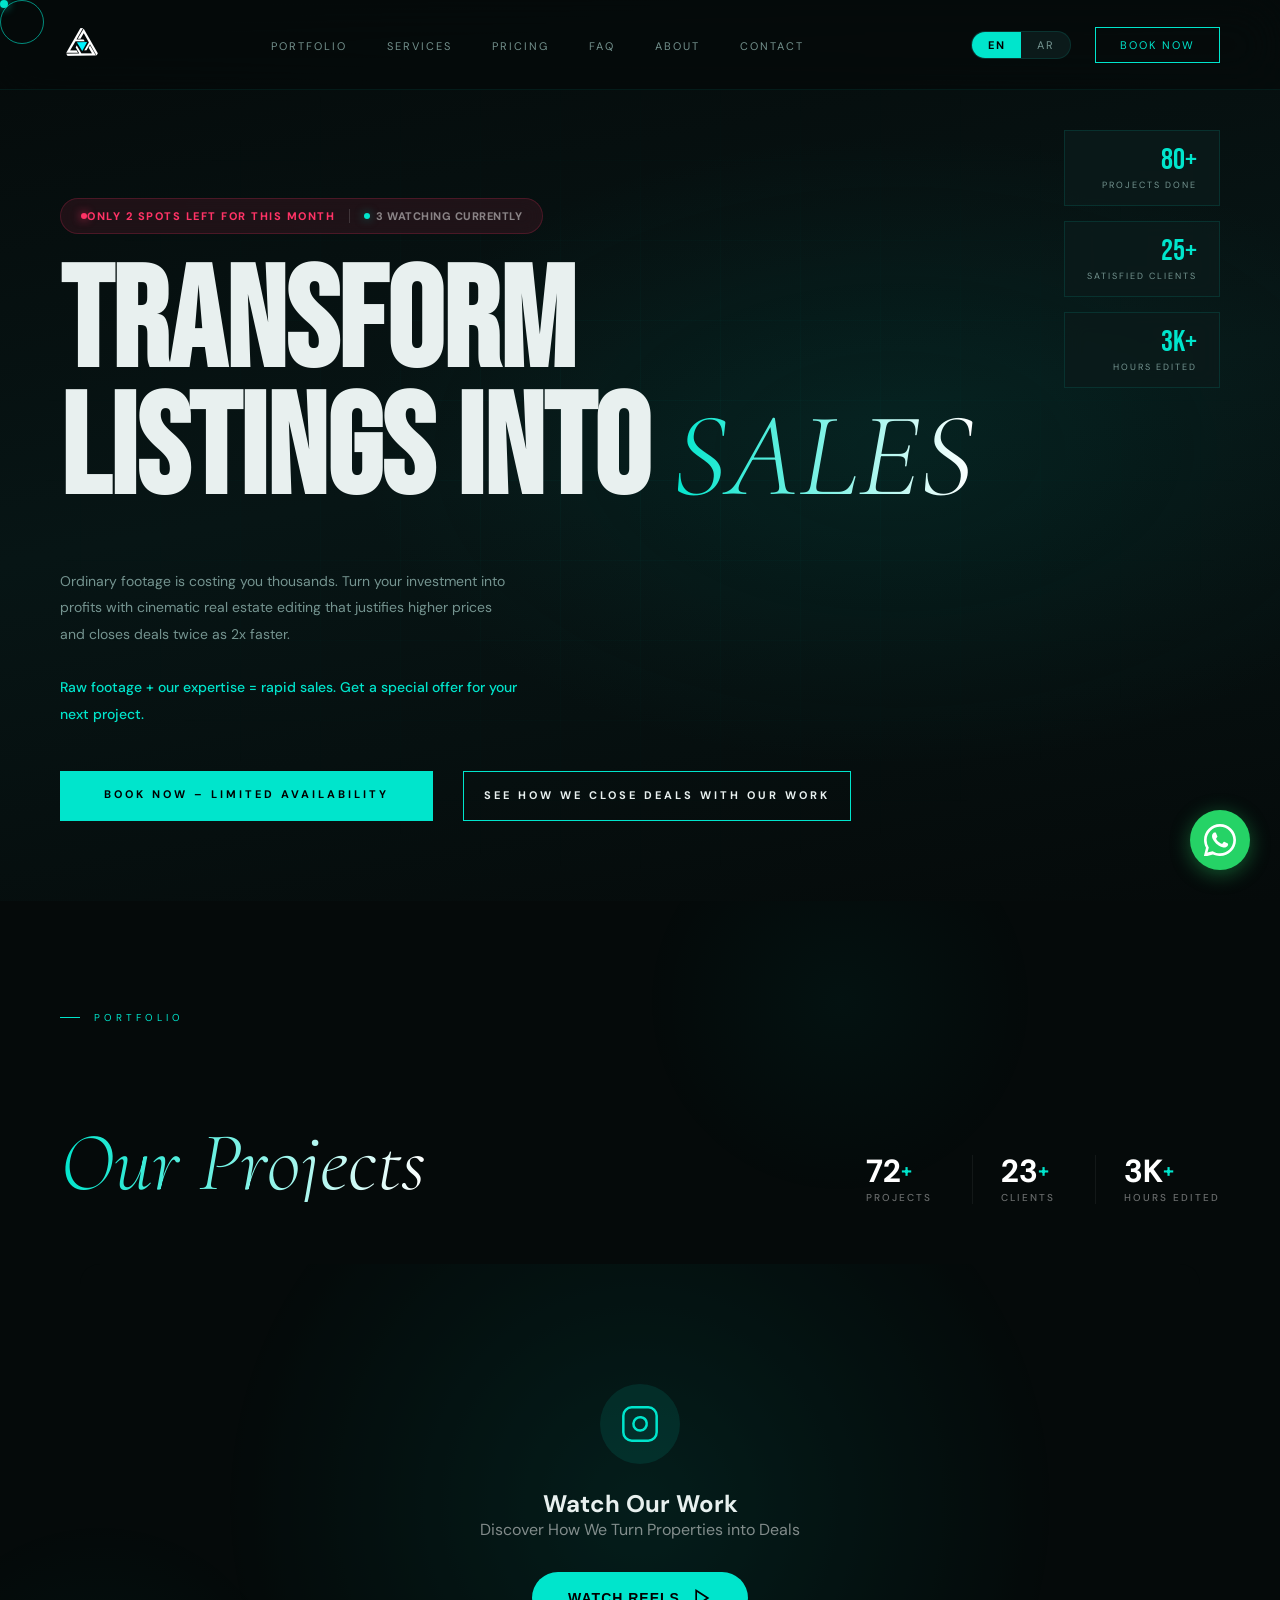
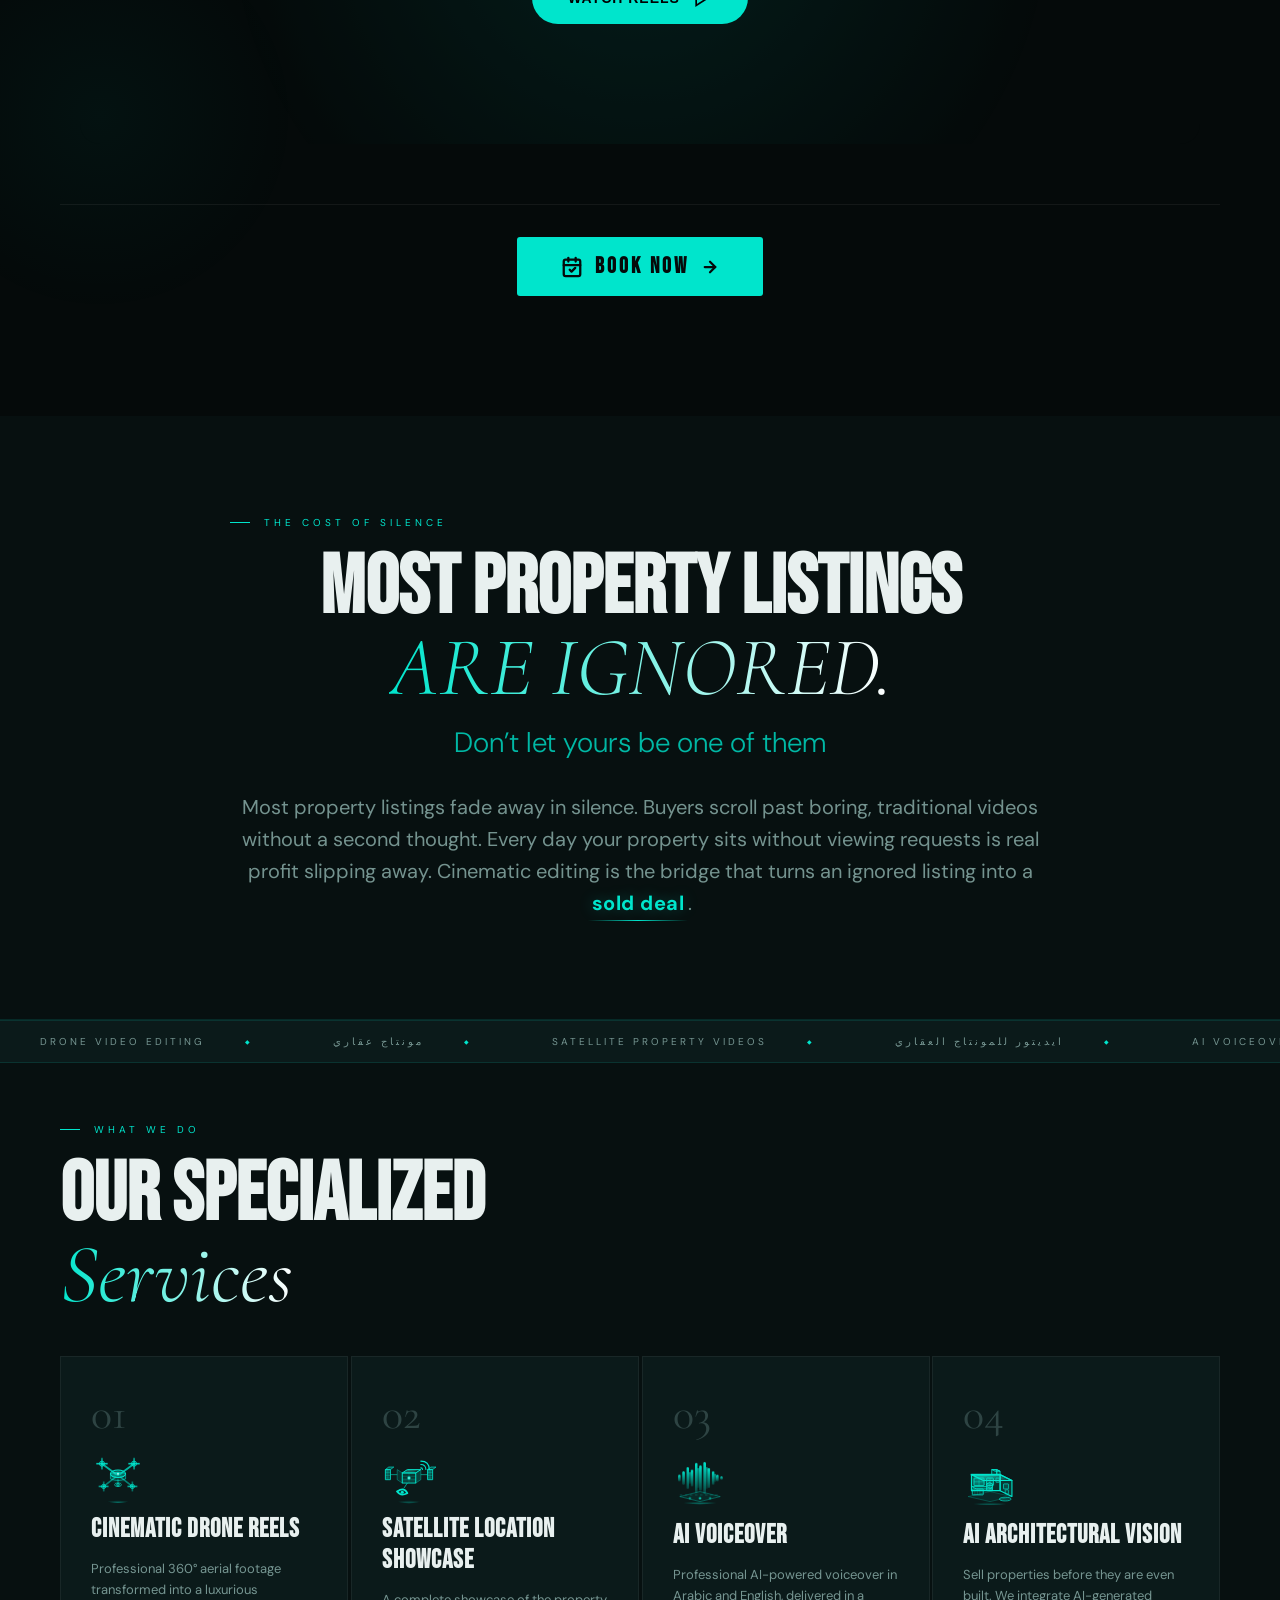
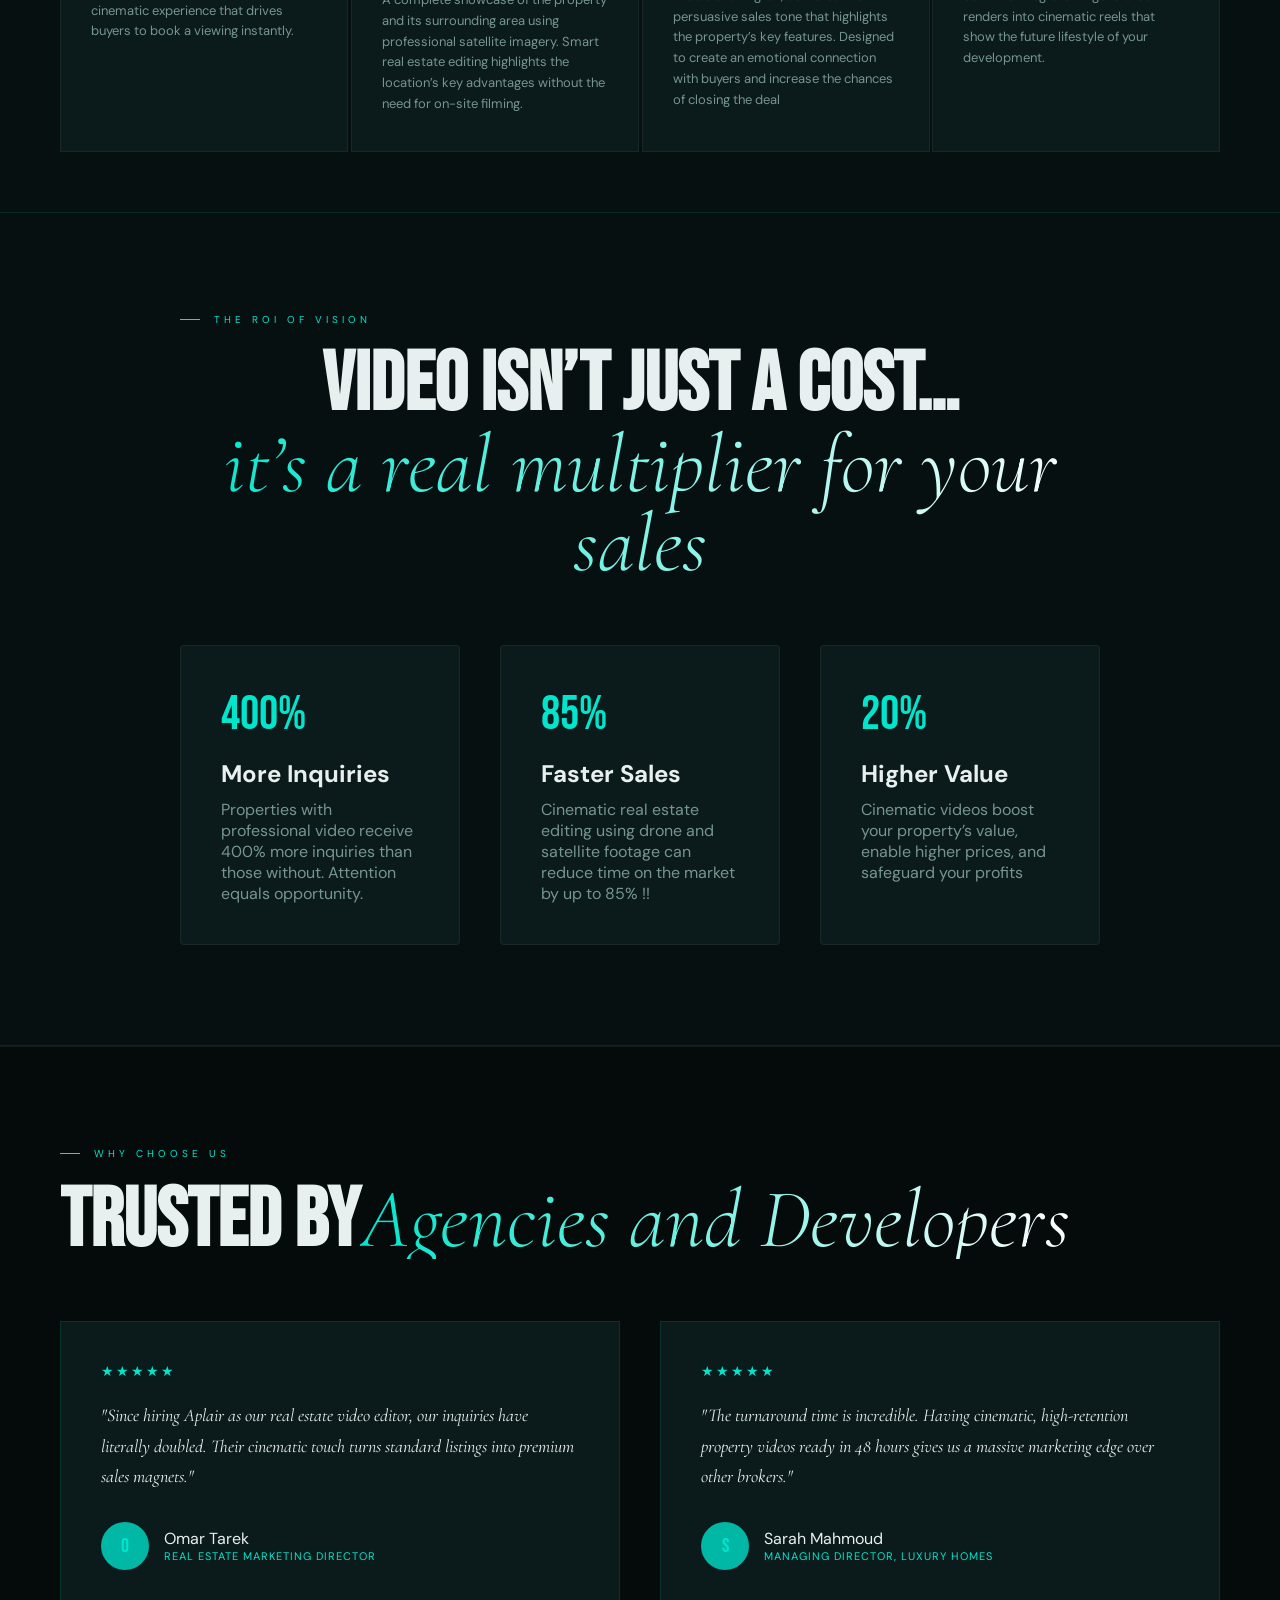
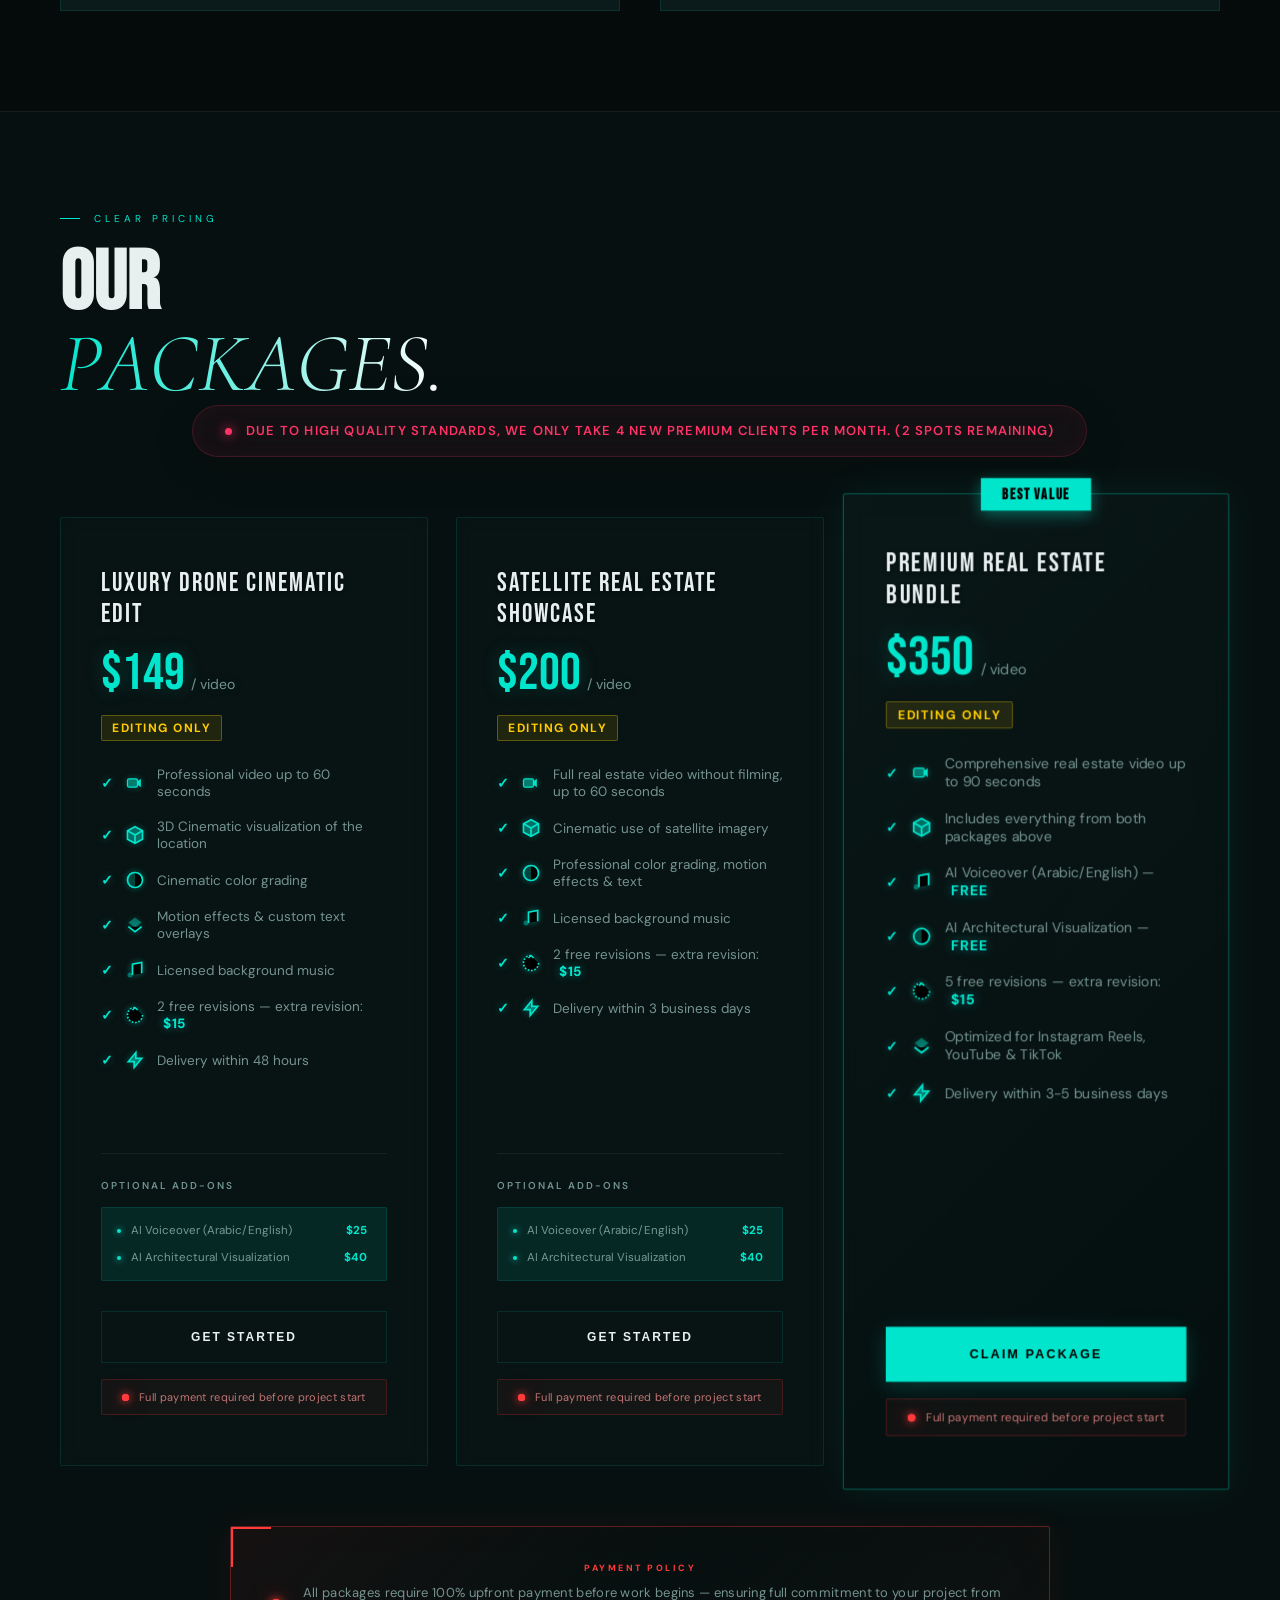
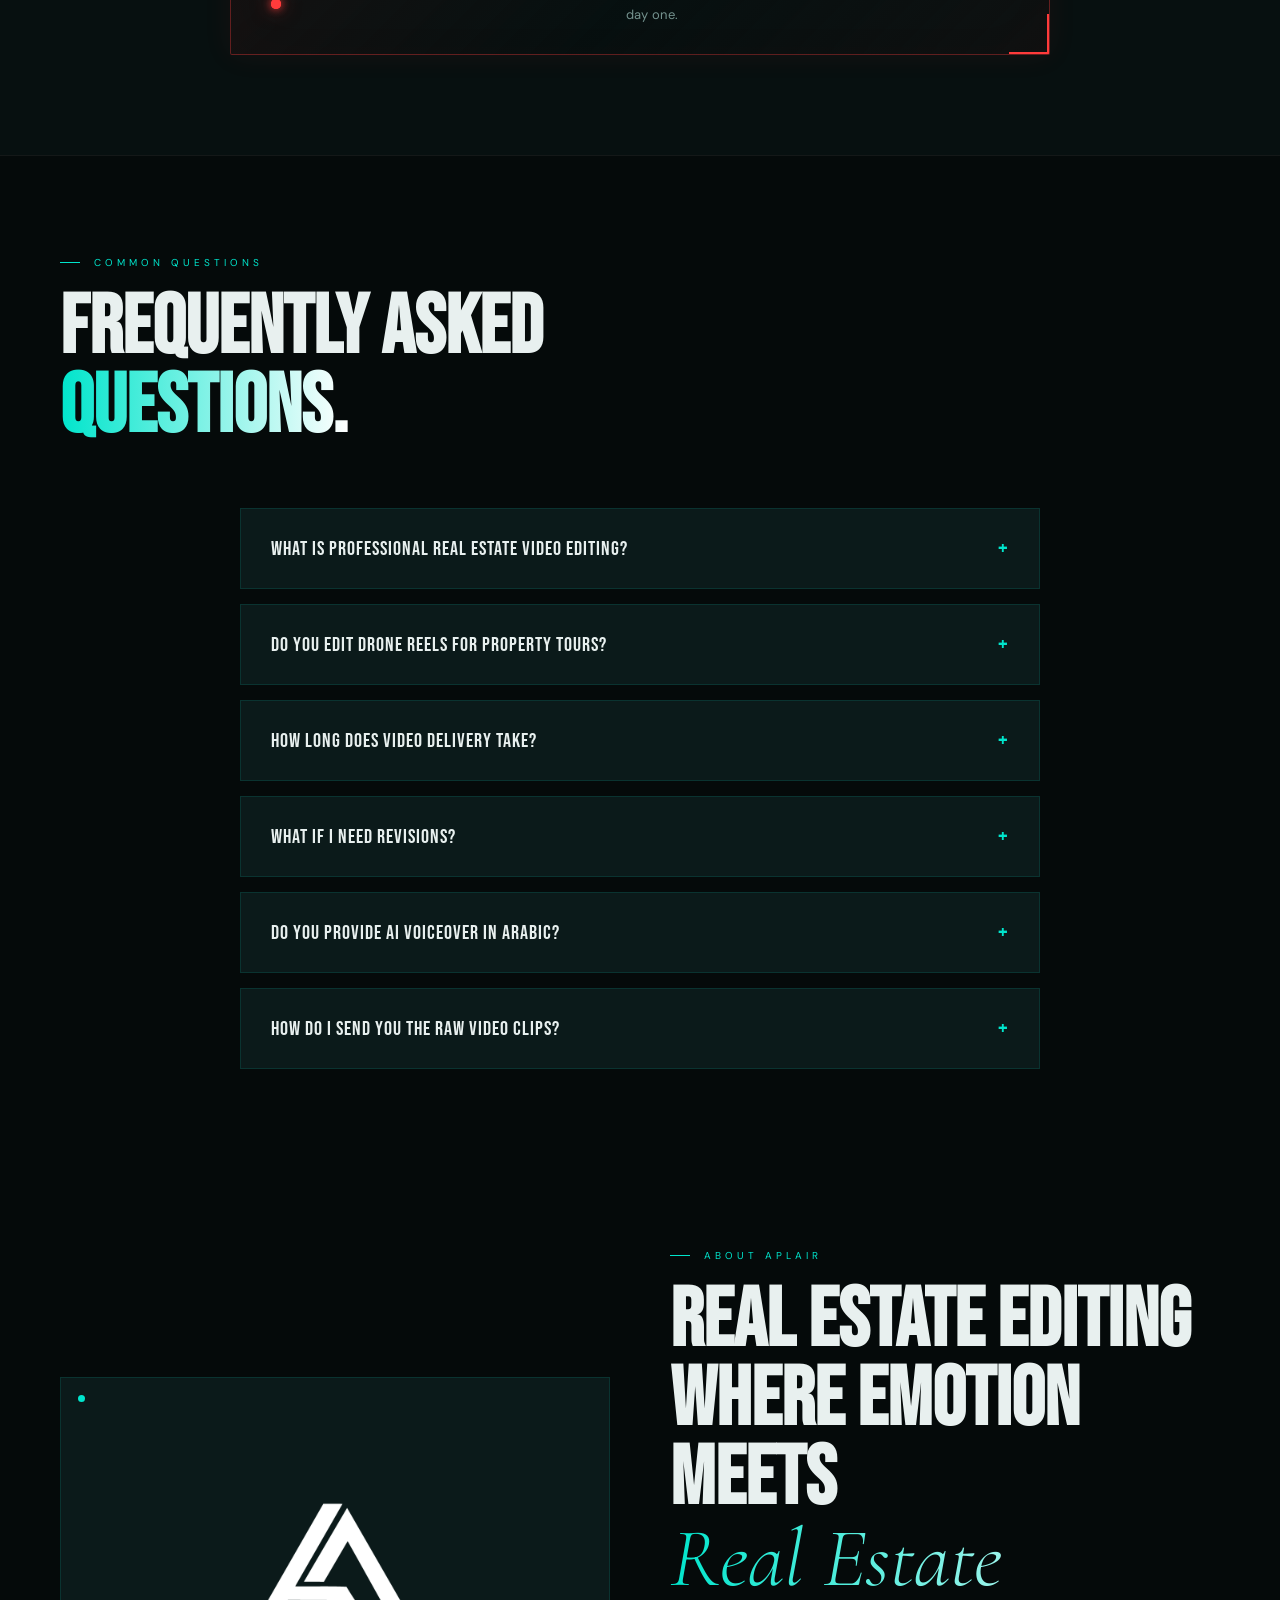
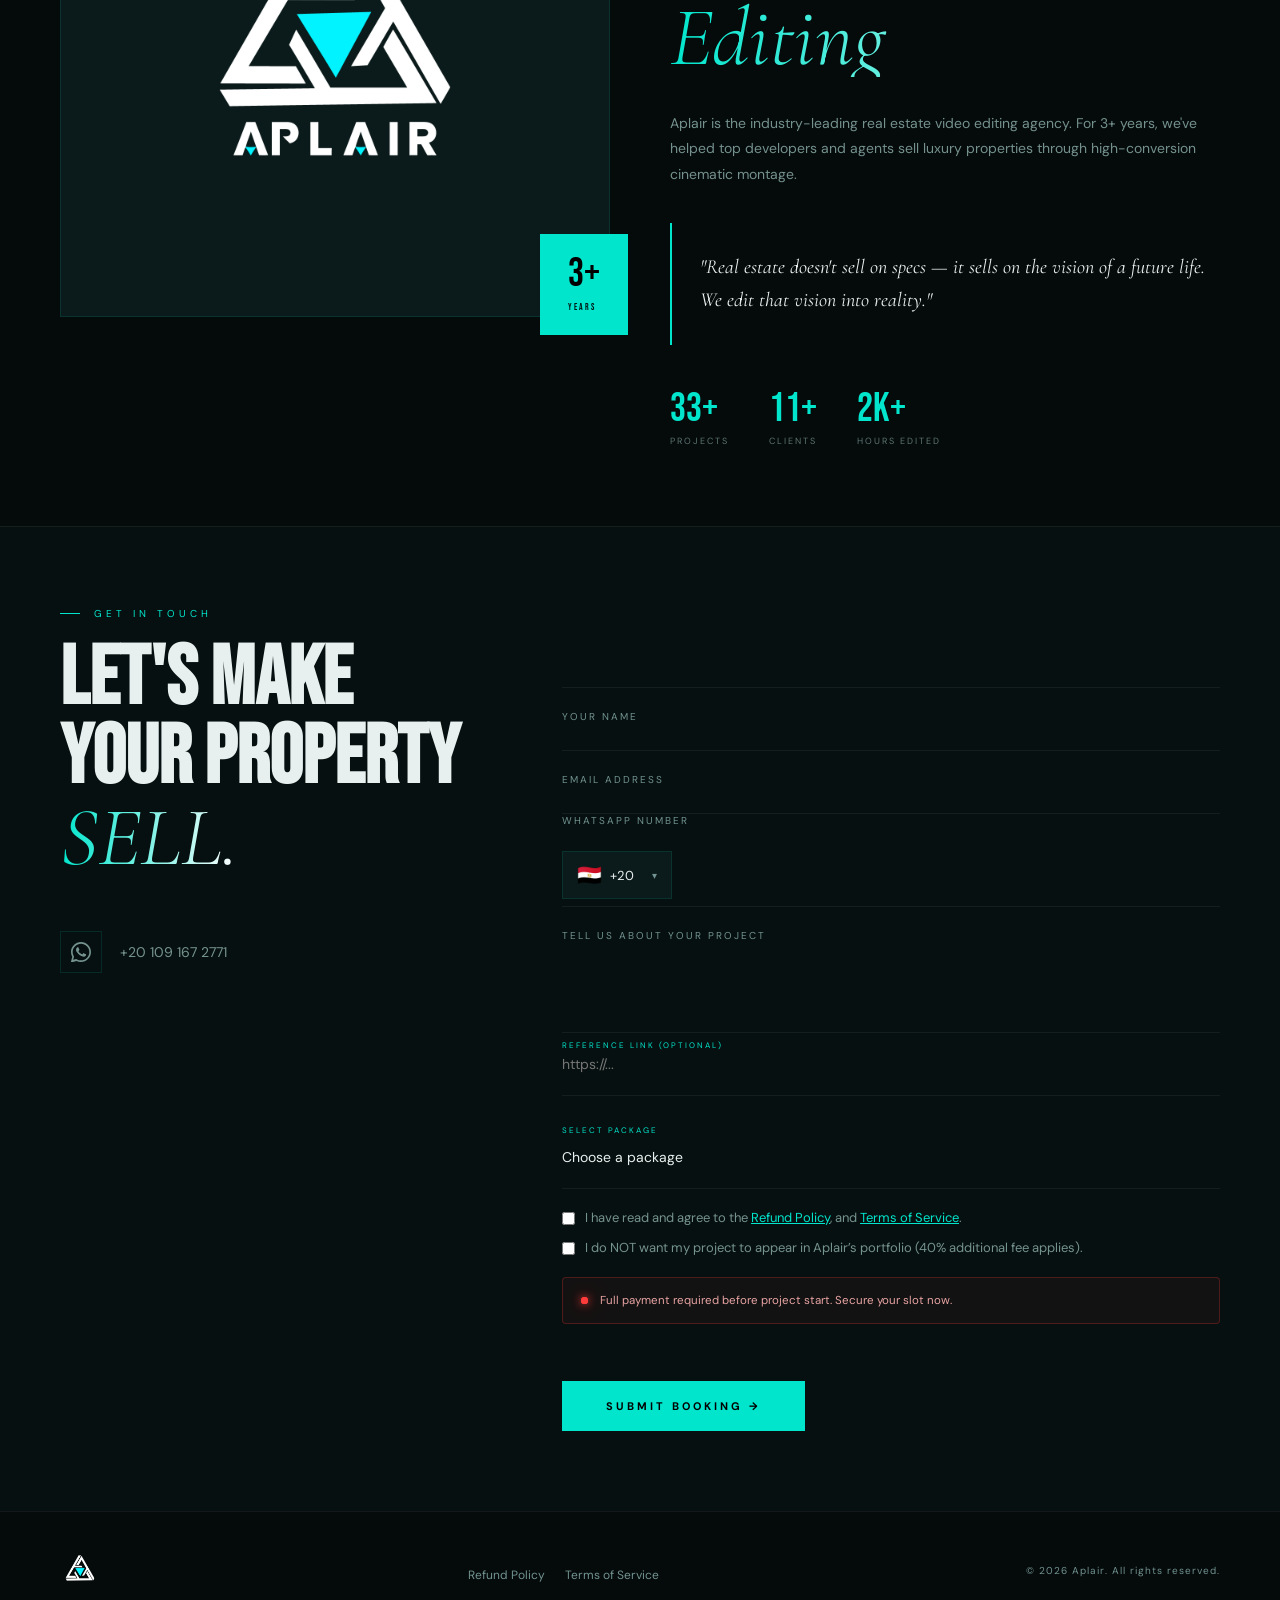
<file: index.html>
<!DOCTYPE html>
<html lang="en" dir="ltr">

<head>
    <meta charset="UTF-8">
    <meta name="viewport" content="width=device-width, initial-scale=1.0"><!-- SEO Meta Tags -->
    <title>مونتاج عقاري احترافي | Real Estate Video Editing | Aplair</title>
    <meta name="description"
        content="Aplair - مونتير متخصص في المونتاج العقاري الاحترافي. نقدم خدمات مونتاج عقاري، فيديوهات عقارية سينمائية، تعديل فيديوهات عقاري. خبراء مونتاج عقارات السعودية والإمارات ومصر. Real estate video editing experts for the Arab market.">
    <meta name="keywords"
        content="مونتاج عقاري, مونتير مونتاج عقاري, مونتير متخصص في المونتاج العقاري, فيديوهات مونتاج عقاري, تعديل فيديوهات عقاري, مونتاج عقاري احترافي, مونتاج عقارات السعودية, مونتاج عقارات الإمارات, مونتاج عقارات مصر, ايديتور مونتاج عقاري, تسويق عقاري بالفيديو, تسويق عقاري, تسويق عقارات, عقارات, بيع عقارات, تحسين مبيعات عقارات, مبيعات عقارات, اراضي عقارية, مباني عقارية, شركات عقارية, شركة تسويق عقاري, شركة تسويق عقارات, مطورين عقارات, وكلاء عقارات, real estate video editing, real estate video editor, property video editing, cinematic property tours, real estate montage, drone video editing, real estate marketing, real estate developers, real estate agents, aplair, Aplair">
    <meta name="author" content="Aplair">
    <meta name="robots" content="index, follow, max-image-preview:large, max-snippet:-1, max-video-preview:-1">
    <meta name="googlebot" content="index, follow">
    <meta name="google-site-verification" content="H--Lp9hlSqKb8RVFOnPfzq9P4woVosOYWvlITEaVXR4">
    <link rel="apple-touch-icon" sizes="180x180" href="/apple-touch-icon.png">
<link rel="icon" type="image/png" sizes="32x32" href="/favicon-32x32.png">
<link rel="icon" type="image/png" sizes="16x16" href="/favicon-16x16.png">
<link rel="manifest" href="/site.webmanifest">
    <link rel="icon" type="image/x-icon" href="/favicon.ico">
    <link rel="canonical" href="https://aplair.github.io/aplair/" />
    <link rel="sitemap" type="application/xml" href="sitemap.xml/">
    <!-- Favicon - real file URL required by Google Search (data:URI is NOT supported) -->
    <link rel="icon" type="image/png" sizes="48x48" href="https://aplair.github.io/aplair/favicon.png">
    <link rel="apple-touch-icon" href="https://aplair.github.io/aplair/favicon.png">
    <!-- Open Graph / Social Media -->
    <meta property="og:site_name" content="Aplair">
    <meta property="og:type" content="website">
    <meta property="og:url" content="https://aplair.github.io/aplair/">
    <meta property="og:title" content="Real Estate Video Editing - Aplair">
    <meta property="og:description"
        content="Aplair offers a luxury cinematic real estate montage that combines creativity and technology to showcase your property in the best possible way, increase sales chances and achieve the highest profits">
    <meta property="og:image" content="https://aplair.github.io/aplair/favicon.png"><!-- Twitter -->
    <meta property="twitter:title" content="مونتاج عقاري احترافي | Real Estate Video Editing | Aplair">
    <meta property="twitter:description"
        content="مونتير متخصص في المونتاج العقاري - فيديوهات عقارية سينمائية احترافية في السعودية والإمارات ومصر.">
    <!-- JSON-LD Structured Data -->
    <!-- JSON-LD Structured Data -->
    <script type="application/ld+json">
    [
      {
        "@context": "https://schema.org",
        "@type": "Organization",
        "name": "Aplair",
        "url": "https://aplair.github.io/aplair/",
        "logo": {
          "@type": "ImageObject",
          "url": "https://aplair.github.io/aplair/favicon.png",
          "width": 44,
          "height": 44
        },
        "image": "https://aplair.github.io/aplair/favicon.png",
        "description": "Professional real estate video editing services including drone footage, property tours, and marketing reels for real estate agents and developers.",
        "address": { "@type": "PostalAddress", "addressLocality": "Cairo", "addressCountry": "EG" },
        "areaServed": [
          {"@type": "Country", "name": "Egypt"},
          {"@type": "Country", "name": "UAE"},
          {"@type": "Country", "name": "Saudi Arabia"}
        ],
        "serviceType": "Video Post-Production",
        "knowsLanguage": ["en", "ar"],
        "hasOfferCatalog": {
          "@type": "OfferCatalog",
          "name": "Real Estate Video Services",
          "itemListElement": [
            {"@type": "Offer", "itemOffered": {"@type": "Service", "name": "Cinematic Property Tours"}},
            {"@type": "Offer", "itemOffered": {"@type": "Service", "name": "Drone Video Editing"}},
            {"@type": "Offer", "itemOffered": {"@type": "Service", "name": "Real Estate Marketing Reels"}}
          ]
        }
      },
      {
        "@context": "https://schema.org",
        "@type": "WebSite",
        "name": "Aplair",
        "url": "https://aplair.github.io/aplair/",
        "description": "Professional real estate video editing services. Turn property listings into cinematic sales tools.",
        "inLanguage": ["en", "ar"]
      }
    ]
    </script>
    <!-- Preconnect to critical origins -->
    <link rel="preconnect" href="https://fonts.googleapis.com">
    <link rel="preconnect" href="https://fonts.gstatic.com" crossorigin>
    <link rel="preconnect" href="https://grainy-gradients.vercel.app">
    <link rel="dns-prefetch" href="https://fonts.googleapis.com">
    <link rel="dns-prefetch" href="https://fonts.gstatic.com">
    <link rel="dns-prefetch" href="https://grainy-gradients.vercel.app">

    <!-- CRITICAL: Preload background noise and preconnect to Google Fonts for speed -->
    <link rel="preload" href="https://grainy-gradients.vercel.app/noise.svg" as="image" type="image/svg+xml">

    <!-- Critical fonts loaded synchronously for LCP/CLS -->
    <link
        href="https://fonts.googleapis.com/css2?family=Bebas+Neue&family=DM+Sans:wght@300;400;500&family=Noto+Kufi+Arabic:wght@400;700;900&family=Cormorant+Garamond:ital,wght@1,300&display=swap"
        rel="stylesheet">

    <!-- CSS loaded with cache-busting version -->
    <link rel="stylesheet" href="assets/css/style.min.css?v=2.3">

    <!-- Inline script to apply language ASAP (Prevents CLS 0.8+) -->
    <script>
        (function () {
            try {
                var lang = localStorage.getItem('aplair_lang') || (navigator.language.startsWith('ar') ? 'ar' : 'en');
                document.documentElement.lang = lang;
                document.documentElement.dir = (lang === 'ar' ? 'rtl' : 'ltr');
                if (lang === 'ar') document.documentElement.classList.add('ar');
                window._initialLang = lang;
            } catch (e) { }
        })();
    </script>
    <meta name="google-site-verification" content="enZqc8uwjteucCBKv3fSN4nPMXfHljHfhl0nGUnElN8" />
</head>

<body class="ar">
    <script>
        if (window._initialLang === 'en') document.body.classList.remove('ar');
    </script>
    <nav><a href="#" class="nav-logo" aria-label="Aplair Home Page"><img src="assets/images/nav-logo.png"
                alt="Aplair - Professional Real Estate Video Editing | مونتاج عقاري احترافي" width="44" height="44"
                fetchpriority="high"></a>
        <ul class="nav-links">
            <li><a href="#portfolio" data-en="Portfolio" data-ar="أعمالنا">Portfolio</a></li>
            <li><a href="#services" data-en="Services" data-ar="خدمات">Services</a></li>
            <li><a href="#pricing" data-en="Pricing" data-ar="الأسعار">Pricing</a></li>
            <li><a href="#faq" data-en="FAQ" data-ar="الأسئلة الشائعة">FAQ</a></li>
            <li><a href="#about" data-en="About" data-ar="عنّا">About</a></li>
            <li><a href="#contact" data-en="Contact" data-ar="تواصل">Contact</a></li>
        </ul>
        <div class="nav-right">
            <div class="menu-toggle" id="menu-toggle" role="button" aria-label="Toggle Menu" tabindex="0">
                <span></span><span></span><span></span>
            </div>
            <div class="lang-toggle"><button class="lang-btn active" id="btn-en"
                    aria-label="Switch to English">EN</button><button class="lang-btn" id="btn-ar"
                    aria-label="Switch to Arabic">AR</button></div><button class="btn-hire" id="btn-hire"
                data-en="BOOK NOW" data-ar="احجز الآن">BOOK NOW</button>
        </div>
    </nav><!-- HERO -->
    <section class="hero">
        <div class="hero-bg"></div>
        <div class="hero-grid"></div>
        <div class="hero-stats">
            <div class="stat-card reveal-up">
                <div class="stat-num" id="stat-projects" data-target="80">0+</div>
                <div class="stat-label" data-en="Projects Done" data-ar="مشروع منفذ">Projects Done</div>
            </div>
            <div class="stat-card reveal-up">
                <div class="stat-num" id="stat-clients" data-target="25">0+</div>
                <div class="stat-label" data-en="Satisfied Clients" data-ar="عميل سعيد">Satisfied Clients</div>
            </div>
            <div class="stat-card reveal-up">
                <div class="stat-num" id="stat-hours" data-target="3">0K+</div>
                <div class="stat-label" data-en="Hours Edited" data-ar="ساعة مونتاج">Hours Edited</div>
            </div>
        </div>
        <div style="position:relative;z-index:2">
            <div class="badge"><span class="badge-dot"
                    style="background:#ff3366; box-shadow:0 0 10px #ff3366;"></span><span
                    data-en="ONLY 2 SPOTS LEFT FOR THIS MONTH" data-ar="متاح 2 أماكن فقط لهذا الشهر">ONLY 2 SPOTS LEFT
                    FOR THIS MONTH</span><span class="viewers-count" id="viewers-count"><span
                        class="pulse-dot"></span><span class="v-text" data-en="3 others viewing"
                        data-ar="3 أشخاص يشاهدون الآن">3 others viewing</span></span></div>
            <h1 class="hero-title" data-en-html='TRANSFORM<br>LISTINGS INTO <span class="accent italic">SALES</span>'
                data-ar-html='حوّل<br>عقاراتك إلى <span class="accent">صفقات</span>'>TRANSFORM<br>Properties INTO <span
                    class="accent italic">SALES</span></h1><span style="display:none;">Real Estate Video Editing
                Services - مونتاج عقاري - ايديتور للمونتاج العقاري</span>
            <p class="hero-sub"
                data-en-html='Ordinary footage is costing you thousands. Turn your investment into profits with cinematic real estate editing that justifies higher prices and closes deals twice as 2x faster.<br><br><span style="color: var(--cyan); font-weight: 500;">Raw footage + our expertise = rapid sales. Get a special offer for your next project.</span>'
                data-ar-html='لقطاتك العادية تخسرك آلاف الدولارات. حول استثمارك إلى أرباح مع مونتاج عقاري مميز تبرر أعلى الأسعار وتغلق الصفقات بضعف السرعة.<br><br><span style="color: var(--cyan); font-weight: 500;">فيدوهات خام + خبرتنا = مبيعات سريعة. احصل على عرض مميز لعقارك .</span>'>
                Stop losing leads to boring listings. We transform your raw footage into immersive property tours that
                justify premium prices and close deals 2x faster.<br><br><span
                    style="color: var(--cyan); font-weight: 500;">Raw footage + our expertise = rapid sales. Get a
                    special offer for your next project.</span></p>
            <div class="hero-cta" style="display:flex; gap:30px; align-items:center;"><a href="#pricing"
                    class="btn-primary" data-en="Book Now – Limited Availability"
                    data-ar="احجز مشروعك الآن – الأماكن محدودة">BOOK YOUR PROJECT NOW</a><a href="#portfolio"
                    class="btn-secondary" data-en="See How We Close Deals with Our Work"
                    data-ar="شاهد أعمالنا – اكتشف كيف نحول العقارات إلى صفقات">See How We Close Deals with Our Work</a>
            </div>
        </div>
    </section><!-- PORTFOLIO / WORK SECTION -->
    <section id="portfolio"><!-- ── Header Row ── -->
        <div class="portfolio-header">
            <div>
                <div class="section-label" data-en="Portfolio" data-ar="أعمالنا">Portfolio</div>
                <h2 class="section-title" data-en-html='<br><span class="accent italic">Our Projects</span>'
                    data-ar-html='<br><span class="accent"> أعمالنا </span>'><br><span class="accent italic">Our
                        Projects</span></h2>
            </div><!-- Stats -->
            <div class="portfolio-header-stats">
                <div class="ph-stat reveal-up">
                    <div class="ph-stat-num" dir="ltr"><span class="counter" data-target="80">0</span><span
                            style="color:var(--cyan);font-size:0.6em">+</span></div>
                    <div class="ph-stat-label" data-en="Projects" data-ar="مشروع">Projects</div>
                </div>
                <div class="ph-stat reveal-up" style="border-left:1px solid var(--border2);padding-left:28px">
                    <div class="ph-stat-num" dir="ltr"><span class="counter" data-target="25">0</span><span
                            style="color:var(--cyan);font-size:0.6em">+</span></div>
                    <div class="ph-stat-label" data-en="Clients" data-ar="عميل">Clients</div>
                </div>
                <div class="ph-stat reveal-up" style="border-left:1px solid var(--border2);padding-left:28px">
                    <div class="ph-stat-num" dir="ltr"><span class="counter" data-target="3">0</span>K<span
                            style="color:var(--cyan);font-size:0.6em">+</span></div>
                    <div class="ph-stat-label" data-en="Hours Edited" data-ar="ساعة مونتاج">Hours Edited</div>
                </div>
            </div>
        </div><!-- ── Projects Grid ── --><!-- ── Reels Entry UI ── -->
        <div class="reels-launch-wrap">
            <div class="reels-launch-card" id="open-reels-trigger">
                <div class="rlc-bg"></div>
                <div class="rlc-content">
                    <div class="rlc-icon"><svg width="40" height="40" viewBox="0 0 24 24" fill="none"
                            stroke="currentColor" stroke-width="1.5">
                            <rect x="2" y="2" width="20" height="20" rx="5" ry="5"></rect>
                            <path d="M16 11.37A4 4 0 1 1 12.63 8 4 4 0 0 1 16 11.37z"></path>
                            <line x1="17.5" y1="6.5" x2="17.51" y2="6.5"></line>
                        </svg></div>
                    <h2 class="reels-launch-title" data-en="Watch Our Work" data-ar="شاهد أعمالنا">Watch Our Work</h2>
                    <p data-en="Discover How We Turn Properties into Deals" data-ar="اكتشف كيف نحول العقارات إلى صفقات">
                        Discover How We Turn Properties into Deals</p><button class="btn-watch-reels"><span
                            data-en="WATCH REELS" data-ar="مشاهدة الريلز">WATCH REELS</span><svg width="20" height="20"
                            viewBox="0 0 24 24" fill="none" stroke="currentColor" stroke-width="2">
                            <polygon points="5 3 19 12 5 21 5 3"></polygon>
                        </svg></button>
                </div>
            </div>
        </div><!-- ── Book Now CTA ── -->
        <div class="portfolio-booknow-row" style="display: flex; justify-content: center; margin-top: 60px;"><button
                class="btn-booknow" id="btn-portfolio-book"
                onclick="document.getElementById('pricing').scrollIntoView({behavior:'smooth'})"><svg
                    class="icon-booking" width="22" height="22" viewBox="0 0 24 24" fill="none" stroke="currentColor"
                    stroke-width="2.5" stroke-linecap="round" stroke-linejoin="round">
                    <path d="M19 4H5c-1.1 0-2 .9-2 2v14c0 1.1.9 2 2 2h14c1.1 0 2-.9 2-2V6c0-1.1-.9-2-2-2z" />
                    <path d="M16 2v4" />
                    <path d="M8 2v4" />
                    <path d="M3 10h18" />
                    <path d="M9.5 15l2 2 4-4" />
                </svg><span data-en="BOOK NOW" data-ar="احجز الآن">BOOK NOW</span><svg class="icon-arrow" width="18"
                    height="18" viewBox="0 0 24 24" fill="none" stroke="currentColor" stroke-width="3"
                    stroke-linecap="round" stroke-linejoin="round">
                    <line x1="5" y1="12" x2="19" y2="12" />
                    <polyline points="12 5 19 12 12 19" />
                </svg></button></div>
    </section><!-- /#portfolio --><!-- PHASE 3: PROBLEM / PAIN SECTION -->
    <section class="problem-section" id="problem"
        style="padding: 100px 0; background: var(--bg2); border-bottom: 1px solid var(--border);">
        <div class="container" style="max-width: 900px; margin: 0 auto; padding: 0 40px; text-align: center;">
            <div class="section-label" data-en="The Cost of Silence" data-ar="تكلفة الصمت">The Cost of Silence</div>
            <h2 class="section-title reveal-up"
                data-en-html='MOST PROPERTY LISTINGS<br><span class="accent italic">ARE IGNORED.</span>'
                data-ar-html='معظم العقارات المعروضة<br><span class="accent">يتم تجاهلها.</span>'> MOST PROPERTY
                LISTINGS<br><span class="accent italic">ARE IGNORED.</span></h2>
            <h3 class="reveal-up"
                style="font-size: 1.75rem; color: var(--cyan-dim); font-weight: 300; margin-top: 15px; margin-bottom: 5px;"
                data-en="Don’t let yours be one of them" data-ar="لا تدع عقارك يكون واحداً منها"> Don’t let yours be one
                of them </h3>
            <p class="reveal-up" style="font-size: 1.25rem; color: var(--text-dim); line-height: 1.6; margin-top: 30px;"
                data-en-html="Most property listings fade away in silence. Buyers scroll past boring, traditional videos without a second thought. Every day your property sits without viewing requests is real profit slipping away. Cinematic editing is the bridge that turns an ignored listing into a <span class='sold-deal-highlight'>sold deal</span>."
                data-ar-html="معظم العقارات المعروضة تضيع في صمت. المشترون يتجاوزون الفيديوهات التقليدية والمملة دون أدنى اهتمام. كل يوم يمر دون طلبات معاينة هو خسارة حقيقية لأرباحك. المونتاج السينمائي هو الجسر الوحيد الذي يحول العقار المتجاهل إلى <span class='sold-deal-highlight'>صفقة مبيعة</span>.">
                Most property listings fade away in silence. Buyers scroll past boring, traditional videos without a
                second thought. Every day your property sits without viewing requests is real profit slipping away.
                Cinematic editing is the bridge that turns an ignored listing into a <span
                    class="sold-deal-highlight">sold deal</span></p>
        </div>
    </section><!-- TICKER -->
    <div class="ticker">
        <div class="ticker-track"><span class="ticker-item">DRONE VIDEO EDITING</span><span class="ticker-item">مونتاج
                عقاري</span><span class="ticker-item">SATELLITE PROPERTY VIDEOS</span><span class="ticker-item">ايديتور
                للمونتاج العقاري</span><span class="ticker-item">AI VOICEOVER</span><span class="ticker-item">تسويق
                عقاري</span><span class="ticker-item">AI VISUALIZATION</span><span class="ticker-item">فيديوهات
                عقارية</span><span class="ticker-item">COLOR GRADING</span><span class="ticker-item">مونتاج
                محترف</span><span class="ticker-item">REAL ESTATE REELS</span><span class="ticker-item">ريلز
                عقارية</span><span class="ticker-item">PROPERTY TOURS</span><span class="ticker-item">جولات
                عقارية</span><span class="ticker-item">MOTION GRAPHICS</span><span class="ticker-item">انفوجرافيك
                عقاري</span></div>
    </div><!-- VIDEO MODAL --><!-- ======== HORIZONTAL REELS MODAL ======== -->
    <div class="reels-modal" id="reels-modal">
        <div class="reels-close" id="reels-close" role="button" aria-label="Close Reels" tabindex="0"><svg width="24"
                height="24" viewBox="0 0 24 24" fill="none" stroke="currentColor" stroke-width="2">
                <line x1="18" y1="6" x2="6" y2="18"></line>
                <line x1="6" y1="6" x2="18" y2="18"></line>
            </svg></div>
        <div class="reels-container" id="reels-container"><!-- Slides will be injected via JS --></div>
        <!-- Navigation Hints (Interactive SVG) -->
        <div class="reels-nav-hint reels-nav-hint--left" title="Previous" role="button" aria-label="Previous Reel"
            tabindex="0"><svg width="32" height="32" viewBox="0 0 24 24" fill="none" stroke="currentColor"
                stroke-width="2.5" stroke-linecap="round" stroke-linejoin="round">
                <polyline points="15 18 9 12 15 6"></polyline>
            </svg></div>
        <div class="reels-nav-hint reels-nav-hint--right" title="Next" role="button" aria-label="Next Reel"
            tabindex="0"><svg width="32" height="32" viewBox="0 0 24 24" fill="none" stroke="currentColor"
                stroke-width="2.5" stroke-linecap="round" stroke-linejoin="round">
                <polyline points="9 18 15 12 9 6"></polyline>
            </svg></div><!-- Swipe Tutorial Overlay -->
        <div class="reels-tutorial" id="reels-tutorial">
            <div class="rt-hand"><svg width="40" height="40" viewBox="0 0 24 24" fill="none" stroke="currentColor"
                    stroke-width="2" stroke-linecap="round" stroke-linejoin="round">
                    <path d="M18 11V6a2 2 0 0 0-2-2v0a2 2 0 0 0-2 2v0"></path>
                    <path d="M14 10V4a2 2 0 0 0-2-2v0a2 2 0 0 0-2 2v2"></path>
                    <path d="M10 10.5V6a2 2 0 0 0-2-2v0a2 2 0 0 0-2 2v8"></path>
                    <path
                        d="M18 8a2 2 0 1 1 4 0v6a8 8 0 0 1-8 8h-2c-2.8 0-4.5-.86-5.99-2.34l-3.6-3.6a2 2 0 0 1 2.83-2.82L7 15">
                    </path>
                </svg>
                <div class="rt-label" data-en="Swipe to Browse" data-ar="اسحب للتنقل">Swipe to Browse</div>
            </div>
        </div>
    </div>
    <div class="vid-modal-bg" id="vid-modal">
        <div class="vid-modal-inner" id="vid-inner"><button class="vid-close" id="vid-close"
                aria-label="Close video player">&times;</button>
            <div class="vid-wrapper" id="vid-wrapper">
                <div class="vid-spinner" id="vid-spinner"></div>
                <div class="vid-protect" id="vid-protect"></div>
                <div class="vid-play-icon" id="vid-play-icon"><svg width="26" height="26" viewBox="0 0 24 24"
                        fill="#00e5cc">
                        <polygon points="5,3 19,12 5,21" />
                    </svg></div>
            </div><button class="vid-nav vid-prev" id="vid-prev" aria-label="Previous video">&#10095;</button><button
                class="vid-nav vid-next" id="vid-next" aria-label="Next video">&#10094;</button>
        </div>
    </div><!-- SERVICES -->
    <section class="services" id="services">
        <div class="section-label" data-en="What We Do" data-ar="ماذا نقدم">What We Do</div>
        <h2 class="section-title" data-en-html='Our Specialized<br><span class="accent italic">Services</span>'
            data-ar-html='<span class="accent">خدماتنا</span><br>المتخصصة.'>Our Specialized<br><span
                class="accent italic">Services</span></h2>
        <div class="services-grid">
            <div class="service-card">
                <div class="service-num">01</div><span class="service-icon icon-drone"><svg viewBox="0 0 64 64"
                        fill="none" xmlns="http://www.w3.org/2000/svg">
                        <defs>
                            <radialGradient id="droneGlow2" cx="50%" cy="100%" r="60%">
                                <stop offset="0%" stop-color="#00e5cc" stop-opacity="0.45" />
                                <stop offset="100%" stop-color="#00e5cc" stop-opacity="0" />
                            </radialGradient>
                            <radialGradient id="bodyGrad" cx="30%" cy="30%" r="70%">
                                <stop offset="0%" stop-color="#00e5cc" stop-opacity="0.4" />
                                <stop offset="100%" stop-color="#00e5cc" stop-opacity="0.05" />
                            </radialGradient>
                        </defs><!-- Ground shadow -->
                        <ellipse cx="32" cy="59" rx="13" ry="2.5" fill="url(#droneGlow2)" />
                        <!-- ── ARMS from center (X frame, slight 3D tilt perspective) ── --><!-- top-left arm (goes up+left) -->
                        <line x1="29" y1="27" x2="13" y2="15" stroke="#00e5cc" stroke-width="2.2" stroke-linecap="round"
                            stroke-opacity="0.75" /><!-- top-right arm -->
                        <line x1="35" y1="27" x2="51" y2="15" stroke="#00e5cc" stroke-width="2.2" stroke-linecap="round"
                            stroke-opacity="0.75" /><!-- bottom-left arm (shorter perspective) -->
                        <line x1="29" y1="31" x2="15" y2="42" stroke="#00e5cc" stroke-width="2" stroke-linecap="round"
                            stroke-opacity="0.5" /><!-- bottom-right arm -->
                        <line x1="35" y1="31" x2="49" y2="42" stroke="#00e5cc" stroke-width="2" stroke-linecap="round"
                            stroke-opacity="0.5" /><!-- ── BODY – rounded hex 3D ── --><!-- bottom plate (shadow) -->
                        <ellipse cx="32" cy="33" rx="9" ry="5.5" fill="#00e5cc" fill-opacity="0.08" /><!-- side rim -->
                        <path d="M23 27 Q32 23 41 27 L41 33 Q32 37 23 33 Z" fill="url(#bodyGrad)" stroke="#00e5cc"
                            stroke-width="1.1" stroke-opacity="0.6" /><!-- top face -->
                        <ellipse cx="32" cy="27" rx="9" ry="4.5" fill="#00e5cc" fill-opacity="0.28" stroke="#00e5cc"
                            stroke-width="1.2" /><!-- top highlight -->
                        <ellipse cx="30" cy="26" rx="4" ry="1.8" fill="white" fill-opacity="0.07" />
                        <!-- center dot/LED -->
                        <circle cx="32" cy="27" r="2.2" fill="#00e5cc" fill-opacity="0.9" />
                        <circle cx="32" cy="27" r="1" fill="white" fill-opacity="0.9" /><!-- ── CAMERA GIMBAL ── -->
                        <line x1="32" y1="33" x2="32" y2="38" stroke="#00e5cc" stroke-width="1.1"
                            stroke-opacity="0.55" /><!-- gimbal ring -->
                        <ellipse cx="32" cy="40" rx="4" ry="2.2" fill="none" stroke="#00e5cc" stroke-width="1.1"
                            stroke-opacity="0.7" /><!-- lens -->
                        <circle cx="32" cy="40" r="1.6" fill="#00e5cc" fill-opacity="0.15" stroke="#00e5cc"
                            stroke-width="0.9" />
                        <circle cx="32" cy="40" r="0.7" fill="#00e5cc" /><!-- ── MOTOR MOUNTS ── -->
                        <circle cx="13" cy="15" r="3" fill="#00e5cc" fill-opacity="0.12" stroke="#00e5cc"
                            stroke-width="1" />
                        <circle cx="51" cy="15" r="3" fill="#00e5cc" fill-opacity="0.12" stroke="#00e5cc"
                            stroke-width="1" />
                        <circle cx="15" cy="42" r="2.5" fill="#00e5cc" fill-opacity="0.1" stroke="#00e5cc"
                            stroke-width="0.9" />
                        <circle cx="49" cy="42" r="2.5" fill="#00e5cc" fill-opacity="0.1" stroke="#00e5cc"
                            stroke-width="0.9" />
                        <!-- ── PROPELLERS (spinning) ── --><!-- top-left: fast cross blades -->
                        <g class="propeller" style="transform-origin:13px 15px">
                            <rect x="6" y="14" width="14" height="2" rx="1" fill="#00e5cc" fill-opacity="0.85" />
                            <rect x="12" y="8" width="2" height="14" rx="1" fill="#00e5cc" fill-opacity="0.6" />
                        </g><!-- top-right -->
                        <g class="propeller2" style="transform-origin:51px 15px">
                            <rect x="44" y="14" width="14" height="2" rx="1" fill="#00e5cc" fill-opacity="0.85" />
                            <rect x="50" y="8" width="2" height="14" rx="1" fill="#00e5cc" fill-opacity="0.6" />
                        </g><!-- bottom-left (smaller = perspective) -->
                        <g class="propeller2" style="transform-origin:15px 42px">
                            <rect x="9" y="41" width="12" height="2" rx="1" fill="#00e5cc" fill-opacity="0.7" />
                            <rect x="14" y="36" width="2" height="12" rx="1" fill="#00e5cc" fill-opacity="0.45" />
                        </g><!-- bottom-right -->
                        <g class="propeller" style="transform-origin:49px 42px">
                            <rect x="43" y="41" width="12" height="2" rx="1" fill="#00e5cc" fill-opacity="0.7" />
                            <rect x="48" y="36" width="2" height="12" rx="1" fill="#00e5cc" fill-opacity="0.45" />
                        </g><!-- motor hub dots -->
                        <circle cx="13" cy="15" r="1.5" fill="#00e5cc" />
                        <circle cx="51" cy="15" r="1.5" fill="#00e5cc" />
                        <circle cx="15" cy="42" r="1.2" fill="#00e5cc" fill-opacity="0.8" />
                        <circle cx="49" cy="42" r="1.2" fill="#00e5cc" fill-opacity="0.8" />
                    </svg></span>
                <h3 class="service-name" data-en="CINEMATIC DRONE REELS" data-ar="مونتاج فيديو درون سينمائي">CINEMATIC
                    DRONE REELS</h3>
                <p class="service-desc"
                    data-en="Professional 360° aerial footage transformed into a luxurious cinematic experience that drives buyers to book a viewing instantly."
                    data-ar="تصوير جوي احترافي 360 درجة، يتم تحويله عبر أفضل مونتاج عقاري إلى تجربة سينمائية فاخرة تجبر المشتري على حجز موعد للمعاينة فوراً.">
                    Professional 360° aerial footage transformed into a luxurious cinematic experience that drives
                    buyers to book a viewing instantly.</p>
                <div class="service-underline"></div>
            </div>
            <div class="service-card">
                <div class="service-num">02</div><span class="service-icon icon-satellite"><svg viewBox="0 0 64 64"
                        fill="none" xmlns="http://www.w3.org/2000/svg">
                        <defs>
                            <radialGradient id="satGlow" cx="50%" cy="100%" r="60%">
                                <stop offset="0%" stop-color="#00e5cc" stop-opacity="0.35" />
                                <stop offset="100%" stop-color="#00e5cc" stop-opacity="0" />
                            </radialGradient>
                            <radialGradient id="bodyGrad2" cx="30%" cy="25%" r="75%">
                                <stop offset="0%" stop-color="#00e5cc" stop-opacity="0.45" />
                                <stop offset="100%" stop-color="#00e5cc" stop-opacity="0.06" />
                            </radialGradient>
                            <linearGradient id="panelGrad" x1="0%" y1="0%" x2="100%" y2="100%">
                                <stop offset="0%" stop-color="#00e5cc" stop-opacity="0.5" />
                                <stop offset="100%" stop-color="#00e5cc" stop-opacity="0.1" />
                            </linearGradient>
                        </defs><!-- Orbit shadow glow -->
                        <ellipse cx="32" cy="59" rx="14" ry="2.8" fill="url(#satGlow)" />
                        <!-- ── SIGNAL ARCS (top-right) ── -->
                        <path class="signal3" d="M46 12 Q56 12 56 22" stroke="#00e5cc" stroke-width="1.2" fill="none"
                            stroke-linecap="round" />
                        <path class="signal2" d="M46 16 Q52 16 52 22" stroke="#00e5cc" stroke-width="1.2" fill="none"
                            stroke-linecap="round" />
                        <path class="signal" d="M46 20 Q48 20 48 22" stroke="#00e5cc" stroke-width="1.2" fill="none"
                            stroke-linecap="round" /><!-- ── BODY 3D BOX ── --><!-- bottom face -->
                        <polygon points="24,38 40,38 40,32 24,32" fill="#00e5cc" fill-opacity="0.07" />
                        <!-- left side face -->
                        <polygon points="24,26 24,38 18,34 18,22" fill="#00e5cc" fill-opacity="0.12" stroke="#00e5cc"
                            stroke-width="0.8" stroke-opacity="0.5" /><!-- right side face -->
                        <polygon points="40,26 40,38 46,34 46,22" fill="#00e5cc" fill-opacity="0.2" stroke="#00e5cc"
                            stroke-width="0.8" stroke-opacity="0.5" /><!-- top face (brightest) -->
                        <polygon points="24,26 40,26 46,22 30,22" fill="url(#bodyGrad2)" stroke="#00e5cc"
                            stroke-width="1.1" /><!-- top highlight -->
                        <polygon points="26,25 38,25 43,22 31,22" fill="white" fill-opacity="0.06" /><!-- front face -->
                        <rect x="24" y="26" width="16" height="12" fill="#00e5cc" fill-opacity="0.14" stroke="#00e5cc"
                            stroke-width="1" /><!-- front panel lines -->
                        <line x1="24" y1="30" x2="40" y2="30" stroke="#00e5cc" stroke-width="0.5"
                            stroke-opacity="0.45" />
                        <line x1="24" y1="34" x2="40" y2="34" stroke="#00e5cc" stroke-width="0.5"
                            stroke-opacity="0.45" />
                        <line x1="32" y1="26" x2="32" y2="38" stroke="#00e5cc" stroke-width="0.5"
                            stroke-opacity="0.45" /><!-- center LED -->
                        <circle cx="32" cy="32" r="2" fill="#00e5cc" fill-opacity="0.9" />
                        <circle cx="32" cy="32" r="0.9" fill="white" fill-opacity="0.8" />
                        <!-- ── LEFT SOLAR PANEL (3D perspective) ── --><!-- arm -->
                        <line x1="18" y1="28" x2="10" y2="28" stroke="#00e5cc" stroke-width="1.1"
                            stroke-opacity="0.6" /><!-- panel face (slight angle) -->
                        <polygon points="4,22 10,22 10,34 4,34" fill="url(#panelGrad)" stroke="#00e5cc" stroke-width="1"
                            class="panel-shimmer" /><!-- panel top edge (3D) -->
                        <polygon points="4,22 10,22 14,19 8,19" fill="#00e5cc" fill-opacity="0.25" stroke="#00e5cc"
                            stroke-width="0.8" /><!-- panel cell lines -->
                        <line x1="4" y1="25.5" x2="10" y2="25.5" stroke="#00e5cc" stroke-width="0.5"
                            stroke-opacity="0.6" />
                        <line x1="4" y1="29" x2="10" y2="29" stroke="#00e5cc" stroke-width="0.5" stroke-opacity="0.6" />
                        <line x1="4" y1="32" x2="10" y2="32" stroke="#00e5cc" stroke-width="0.5" stroke-opacity="0.6" />
                        <line x1="7" y1="22" x2="7" y2="34" stroke="#00e5cc" stroke-width="0.5" stroke-opacity="0.6" />
                        <!-- ── RIGHT SOLAR PANEL (3D perspective) ── --><!-- arm -->
                        <line x1="46" y1="28" x2="54" y2="28" stroke="#00e5cc" stroke-width="1.1"
                            stroke-opacity="0.6" /><!-- panel face -->
                        <polygon points="54,22 60,22 60,34 54,34" fill="url(#panelGrad)" stroke="#00e5cc"
                            stroke-width="1" class="panel-shimmer2" /><!-- panel top edge (3D) -->
                        <polygon points="54,22 60,22 64,19 58,19" fill="#00e5cc" fill-opacity="0.25" stroke="#00e5cc"
                            stroke-width="0.8" /><!-- panel cell lines -->
                        <line x1="54" y1="25.5" x2="60" y2="25.5" stroke="#00e5cc" stroke-width="0.5"
                            stroke-opacity="0.6" />
                        <line x1="54" y1="29" x2="60" y2="29" stroke="#00e5cc" stroke-width="0.5"
                            stroke-opacity="0.6" />
                        <line x1="54" y1="32" x2="60" y2="32" stroke="#00e5cc" stroke-width="0.5"
                            stroke-opacity="0.6" />
                        <line x1="57" y1="22" x2="57" y2="34" stroke="#00e5cc" stroke-width="0.5"
                            stroke-opacity="0.6" /><!-- ── DISH (bottom, pointing down-left) ── -->
                        <line x1="30" y1="38" x2="26" y2="44" stroke="#00e5cc" stroke-width="1.1"
                            stroke-opacity="0.7" /><!-- parabolic dish shape -->
                        <path d="M18 48 Q26 42 30 50" stroke="#00e5cc" stroke-width="2" fill="none"
                            stroke-linecap="round" />
                        <path d="M18 48 Q22 54 30 50" stroke="#00e5cc" stroke-width="2" fill="none"
                            stroke-linecap="round" /><!-- dish fill -->
                        <path d="M18 48 Q24 48 30 50 Q26 42 18 48 Z" fill="#00e5cc" fill-opacity="0.1" />
                        <!-- dish center -->
                        <circle cx="24" cy="49" r="1.8" fill="#00e5cc" />
                    </svg></span>
                <h3 class="service-name" data-en="Satellite Location Showcase"
                    data-ar="استعراض المواقع بالأقمار الصناعية"> Satellite Location Showcase</h3>
                <p class="service-desc"
                    data-en="A complete showcase of the property and its surrounding area using professional satellite imagery. Smart real estate editing highlights the location’s key advantages without the need for on-site filming."
                    data-ar="استعراض شامل للموقع والمنطقة المحيطة باستخدام صور الأقمار الصناعية الاحترافية. مونتاج عقاري ذكي يبرز ميزات الموقع دون الحاجة لتصوير ميداني.">
                    A complete showcase of the property and its surrounding area using professional satellite imagery.
                    Smart real estate editing highlights the location’s key advantages without the need for on-site
                    filming.</p>
                <div class="service-underline"></div>
            </div>
            <div class="service-card">
                <div class="service-num">03</div><span class="service-icon icon-mic"><svg viewBox="0 0 64 64"
                        fill="none" xmlns="http://www.w3.org/2000/svg">
                        <defs>
                            <radialGradient id="micGlow" cx="50%" cy="100%" r="55%">
                                <stop offset="0%" stop-color="#00e5cc" stop-opacity="0.45" />
                                <stop offset="100%" stop-color="#00e5cc" stop-opacity="0" />
                            </radialGradient>
                            <linearGradient id="barGrad" x1="0%" y1="0%" x2="0%" y2="100%">
                                <stop offset="0%" stop-color="#00e5cc" stop-opacity="1" />
                                <stop offset="100%" stop-color="#00e5cc" stop-opacity="0.2" />
                            </linearGradient>
                            <linearGradient id="barGrad2" x1="0%" y1="0%" x2="0%" y2="100%">
                                <stop offset="0%" stop-color="#00e5cc" stop-opacity="0.6" />
                                <stop offset="100%" stop-color="#00e5cc" stop-opacity="0.1" />
                            </linearGradient>
                        </defs><!-- Ground glow -->
                        <ellipse cx="32" cy="60" rx="22" ry="3" fill="url(#micGlow)" /><!-- ── 3D PLATFORM BASE ── -->
                        <polygon points="8,54 32,60 56,54 32,48" fill="#00e5cc" fill-opacity="0.08" stroke="#00e5cc"
                            stroke-width="0.9" stroke-opacity="0.4" />
                        <!-- ── WAVEFORM BARS (front row - full brightness) ── --><!-- bars grow from center Y=32, extending up and down symmetrically --><!-- bar heights: small, med, tall, taller, tallest, tall, taller, tallest, tall, med, small, small --><!-- bar 1 -->
                        <rect class="b1" x="6" y="28" width="3" height="8" rx="1.5" fill="url(#barGrad)"
                            style="transform-origin:6px 32px" /><!-- bar 2 -->
                        <rect class="b2" x="11" y="24" width="3" height="16" rx="1.5" fill="url(#barGrad)"
                            style="transform-origin:11px 32px" /><!-- bar 3 -->
                        <rect class="b3" x="16" y="19" width="3" height="26" rx="1.5" fill="url(#barGrad)"
                            style="transform-origin:16px 32px" /><!-- bar 4 -->
                        <rect class="b4" x="21" y="22" width="3" height="20" rx="1.5" fill="url(#barGrad)"
                            style="transform-origin:21px 32px" /><!-- bar 5 (tallest - center-left) -->
                        <rect class="b5" x="26" y="14" width="3" height="36" rx="1.5" fill="url(#barGrad)"
                            style="transform-origin:26px 32px" /><!-- bar 6 -->
                        <rect class="b6" x="31" y="17" width="3" height="30" rx="1.5" fill="url(#barGrad)"
                            style="transform-origin:31px 32px" /><!-- bar 7 (tallest - center-right) -->
                        <rect class="b7" x="36" y="13" width="3" height="38" rx="1.5" fill="url(#barGrad)"
                            style="transform-origin:36px 32px" /><!-- bar 8 -->
                        <rect class="b8" x="41" y="20" width="3" height="24" rx="1.5" fill="url(#barGrad)"
                            style="transform-origin:41px 32px" /><!-- bar 9 -->
                        <rect class="b9" x="46" y="24" width="3" height="16" rx="1.5" fill="url(#barGrad)"
                            style="transform-origin:46px 32px" /><!-- bar 10 -->
                        <rect class="b10" x="51" y="28" width="3" height="8" rx="1.5" fill="url(#barGrad)"
                            style="transform-origin:51px 32px" /><!-- bar 11 -->
                        <rect class="b11" x="56" y="30" width="3" height="4" rx="1.5" fill="url(#barGrad)"
                            style="transform-origin:56px 32px" /><!-- ── 3D SHADOW BARS (offset, dimmer) ── -->
                        <rect class="b3" x="19" y="25" width="2" height="14" rx="1" fill="url(#barGrad2)"
                            style="transform-origin:19px 32px" />
                        <rect class="b5" x="29" y="20" width="2" height="24" rx="1" fill="url(#barGrad2)"
                            style="transform-origin:29px 32px" />
                        <rect class="b7" x="39" y="19" width="2" height="26" rx="1" fill="url(#barGrad2)"
                            style="transform-origin:39px 32px" />
                        <rect class="b9" x="49" y="27" width="2" height="10" rx="1" fill="url(#barGrad2)"
                            style="transform-origin:49px 32px" /><!-- ── AI LABEL LINE (bottom) ── -->
                        <line x1="8" y1="52" x2="56" y2="52" stroke="#00e5cc" stroke-width="0.8" stroke-opacity="0.3"
                            stroke-dasharray="3 3" /><!-- AI dot indicators -->
                        <circle cx="20" cy="56" r="1.5" fill="#00e5cc" fill-opacity="0.5" class="b2" />
                        <circle cx="32" cy="56" r="1.5" fill="#00e5cc" fill-opacity="0.8" class="b6" />
                        <circle cx="44" cy="56" r="1.5" fill="#00e5cc" fill-opacity="0.5" class="b10" />
                    </svg></span>
                <h3 class="service-name" data-en="AI Voiceover" data-ar="تعليق صوتي بالذكاء الاصطناعي"> AI Voiceover
                </h3>
                <p class="service-desc"
                    data-en="Professional AI-powered voiceover in Arabic and English, delivered in a persuasive sales tone that highlights the property’s key features. Designed to create an emotional connection with buyers and increase the chances of closing the deal"
                    data-ar="تعليق صوتي احترافي مدعوم بالذكاء الاصطناعي، بلغة العربيه والانجليزية بصيغة بيع تقود العميل لفهم أهم مميزات العقار. نصنع تجربة صوتية جذابة تربط عاطفيًا العميل بالعقار وتزيد من احتمالية اتخاذ القرار بالشراء.">
                    Professional AI-powered voiceover in Arabic and English, delivered in a persuasive sales tone that
                    highlights the property’s key features. Designed to create an emotional connection with buyers and
                    increase the chances of closing the deal</p>
                <div class="service-underline"></div>
            </div>
            <div class="service-card">
                <div class="service-num">04</div><span class="service-icon icon-ai"><svg viewBox="0 0 64 64" fill="none"
                        xmlns="http://www.w3.org/2000/svg">
                        <defs>
                            <radialGradient id="aiGlow" cx="50%" cy="100%" r="55%">
                                <stop offset="0%" stop-color="#00e5cc" stop-opacity="0.4" />
                                <stop offset="100%" stop-color="#00e5cc" stop-opacity="0" />
                            </radialGradient>
                            <radialGradient id="roofGrad" cx="30%" cy="20%" r="80%">
                                <stop offset="0%" stop-color="#00e5cc" stop-opacity="0.6" />
                                <stop offset="100%" stop-color="#00e5cc" stop-opacity="0.15" />
                            </radialGradient>
                            <radialGradient id="wallGrad" cx="20%" cy="30%" r="80%">
                                <stop offset="0%" stop-color="#00e5cc" stop-opacity="0.4" />
                                <stop offset="100%" stop-color="#00e5cc" stop-opacity="0.1" />
                            </radialGradient>
                        </defs><!-- Ground shadow -->
                        <ellipse cx="32" cy="61" rx="22" ry="3.5" fill="url(#aiGlow)" /><!-- ── GROUND PLANE ── -->
                        <polygon points="6,54 32,60 58,54 32,48" fill="#00e5cc" fill-opacity="0.07" stroke="#00e5cc"
                            stroke-width="0.8" stroke-opacity="0.35" />
                        <!-- ── MAIN VILLA BODY ── --><!-- Right side wall (dark) -->
                        <polygon points="44,28 58,35 58,54 44,47" fill="#00e5cc" fill-opacity="0.14" stroke="#00e5cc"
                            stroke-width="1.3" stroke-linejoin="round" /><!-- Front wall -->
                        <polygon points="10,28 44,28 44,47 10,47" fill="url(#wallGrad)" stroke="#00e5cc"
                            stroke-width="1.3" stroke-linejoin="round" /><!-- ── ROOF TOP (flat modern villa) ── -->
                        <polygon points="10,28 44,28 58,35 24,35" fill="url(#roofGrad)" stroke="#00e5cc"
                            stroke-width="1.4" stroke-linejoin="round" /><!-- Roof inner highlight -->
                        <polygon points="13,29 41,29 53,35 23,35" fill="white" fill-opacity="0.06" />
                        <!-- ── LARGE LEFT WINDOW (panoramic) ── -->
                        <rect x="13" y="32" width="12" height="9" rx="0.8" fill="#00e5cc" fill-opacity="0.22"
                            stroke="#00e5cc" stroke-width="1" class="window-blink" /><!-- window frame dividers -->
                        <line x1="19" y1="32" x2="19" y2="41" stroke="#00e5cc" stroke-width="0.7"
                            stroke-opacity="0.7" />
                        <line x1="13" y1="36.5" x2="25" y2="36.5" stroke="#00e5cc" stroke-width="0.7"
                            stroke-opacity="0.7" /><!-- ── CENTER WINDOW ── -->
                        <rect x="28" y="32" width="8" height="9" rx="0.8" fill="#00e5cc" fill-opacity="0.22"
                            stroke="#00e5cc" stroke-width="1" class="window-blink3" />
                        <line x1="32" y1="32" x2="32" y2="41" stroke="#00e5cc" stroke-width="0.7"
                            stroke-opacity="0.7" /><!-- ── RIGHT SMALL WINDOW ── -->
                        <rect x="39" y="32" width="4" height="5" rx="0.5" fill="#00e5cc" fill-opacity="0.2"
                            stroke="#00e5cc" stroke-width="0.8" class="window-blink2" /><!-- Right face windows -->
                        <rect x="48" y="39" width="6" height="6" rx="0.5" fill="#00e5cc" fill-opacity="0.14"
                            stroke="#00e5cc" stroke-width="0.8" class="window-blink4" />
                        <rect x="50" y="46" width="4" height="5" rx="0.5" fill="#00e5cc" fill-opacity="0.1"
                            stroke="#00e5cc" stroke-width="0.7" /><!-- ── DOOR (tall, arched top) ── -->
                        <path d="M28,47 L28,39 Q31.5,36 35,39 L35,47 Z" fill="#00e5cc" fill-opacity="0.35"
                            stroke="#00e5cc" stroke-width="1" />
                        <line x1="31.5" y1="39.5" x2="31.5" y2="47" stroke="#00e5cc" stroke-width="0.5"
                            stroke-opacity="0.5" /><!-- door handle -->
                        <circle cx="33.5" cy="43.5" r="0.9" fill="#00e5cc" />
                        <!-- ── LOWER WING / GARAGE ── --><!-- wing top face -->
                        <polygon points="10,42 28,42 34,45 16,45" fill="#00e5cc" fill-opacity="0.15" stroke="#00e5cc"
                            stroke-width="0.9" /><!-- garage door -->
                        <rect x="11" y="45" width="13" height="7" rx="0.5" fill="#00e5cc" fill-opacity="0.12"
                            stroke="#00e5cc" stroke-width="0.9" />
                        <line x1="14" y1="45" x2="14" y2="52" stroke="#00e5cc" stroke-width="0.5"
                            stroke-opacity="0.5" />
                        <line x1="17" y1="45" x2="17" y2="52" stroke="#00e5cc" stroke-width="0.5"
                            stroke-opacity="0.5" />
                        <line x1="20" y1="45" x2="20" y2="52" stroke="#00e5cc" stroke-width="0.5"
                            stroke-opacity="0.5" /><!-- ── POOL (front right) ── -->
                        <ellipse cx="50" cy="57" rx="7" ry="2.2" fill="#00e5cc" fill-opacity="0.15" stroke="#00e5cc"
                            stroke-width="0.8" />
                        <ellipse cx="50" cy="57" rx="4.5" ry="1.3" fill="#00e5cc" fill-opacity="0.1" />
                        <!-- ── ROOF DETAIL: AC unit 3D ── -->
                        <polygon points="34,22 40,22 40,28 34,28" fill="#00e5cc" fill-opacity="0.15" stroke="#00e5cc"
                            stroke-width="0.9" />
                        <polygon points="40,22 44,24 44,28 40,28" fill="#00e5cc" fill-opacity="0.22" stroke="#00e5cc"
                            stroke-width="0.9" />
                        <polygon points="34,22 40,22 44,24 38,24" fill="#00e5cc" fill-opacity="0.32" stroke="#00e5cc"
                            stroke-width="0.9" /><!-- ── AI SCAN LINE ── -->
                        <line class="scanline" x1="10" y1="28" x2="44" y2="28" stroke="#00e5cc" stroke-width="2"
                            stroke-linecap="round" stroke-opacity="0.95" />
                    </svg></span>
                <h3 class="service-name" data-en="AI ARCHITECTURAL VISION" data-ar="تصور معماري مستقبلي">AI
                    ARCHITECTURAL VISION</h3>
                <p class="service-desc"
                    data-en="Sell properties before they are even built. We integrate AI-generated renders into cinematic reels that show the future lifestyle of your development."
                    data-ar="بِع عقاراتك حتى قبل بنائها. نقوم بدمج مجسمات الذكاء الاصطناعي في فيديوهات سينمائية تعرض نمط الحياة المستقبلي للمشروع بأعلى دقة.">
                    Sell properties before they are even built. We integrate AI-generated renders into cinematic reels
                    that show the future lifestyle of your development.</p>
                <div class="service-underline"></div>
            </div>
        </div>
    </section>
    </section><!-- PHASE 6: RESULTS / VALUE SECTION -->
    <section class="results-value-section" id="results"
        style="padding: 100px 0; background: var(--bg2); border-top: 1px solid var(--border); border-bottom: 1px solid var(--border);">
        <div class="container" style="max-width: 1000px; margin: 0 auto; padding: 0 40px;">
            <div style="text-align: center; margin-bottom: 60px;">
                <div class="section-label" data-en="The ROI of Vision" data-ar="عائد الرؤية">The ROI of Vision</div>
                <h2 class="section-title reveal-up"
                    data-en-html='Video isn’t just a cost…<br><span class="accent italic">it’s a real multiplier for your sales</span>'
                    data-ar-html='الفيديو ليس مجرد تكلفة…<br><span class="accent">إنه مضاعف حقيقي لمبيعاتك!</span>'>
                    Video isn’t just a cost…<br><span class="accent italic">it’s a real multiplier for your sales</span>
                </h2>
            </div>
            <div class="results-grid"
                style="display: grid; grid-template-columns: repeat(auto-fit, minmax(280px, 1fr)); gap: 40px;">
                <div class="result-card reveal-up"
                    style="background: var(--surface); padding: 40px; border: 1px solid var(--border2); border-radius: 4px;">
                    <div style="font-size: 3rem; color: var(--cyan); font-family: 'Bebas Neue'; margin-bottom: 15px;">
                        400%</div>
                    <h3 style="font-size: 1.5rem; color: var(--text); margin-bottom: 10px;" data-en="More Inquiries"
                        data-ar="زيادة في طلبات الشراء">More Inquiries</h3>
                    <p style="color: var(--text-dim);"
                        data-en="Properties with professional video receive 400% more inquiries than those without. Attention equals opportunity."
                        data-ar="العقارات التي تستخدم الفيديو الاحترافي تحصل على استفسارات أكثر بنسبة 400%. الانتباه يعني الفرصة.">
                        Properties with professional video receive 400% more inquiries than those without. Attention
                        equals opportunity.</p>
                </div>
                <div class="result-card reveal-up"
                    style="background: var(--surface); padding: 40px; border: 1px solid var(--border2); border-radius: 4px;">
                    <div style="font-size: 3rem; color: var(--cyan); font-family: 'Bebas Neue'; margin-bottom: 15px;">
                        85%</div>
                    <h3 style="font-size: 1.5rem; color: var(--text); margin-bottom: 10px;" data-en="Faster Sales"
                        data-ar="مبيعات أسرع">Faster Sales</h3>
                    <p style="color: var(--text-dim);"
                        data-en="Cinematic real estate editing using drone and satellite footage can reduce time on the market by up to 85% !!"
                        data-ar="المونتاج العقاري السينمائية عن طريق الدرون والاقمار الصناعية تقلل وقت العرض في السوق بنسبة تصل إلى 85%...">
                        Cinematic real estate editing using drone and satellite footage can reduce time on the market by
                        up to 85% !!</p>
                </div>
                <div class="result-card reveal-up"
                    style="background: var(--surface); padding: 40px; border: 1px solid var(--border2); border-radius: 4px;">
                    <div style="font-size: 3rem; color: var(--cyan); font-family: 'Bebas Neue'; margin-bottom: 15px;">
                        20%</div>
                    <h3 style="font-size: 1.5rem; color: var(--text); margin-bottom: 10px;" data-en="Higher Value"
                        data-ar="قيمة سوقية أعلى">Higher Value</h3>
                    <p style="color: var(--text-dim);"
                        data-en="Cinematic videos boost your property’s value, enable higher prices, and safeguard your profits"
                        data-ar="العرض السينمائي يزيد من قيمة عقارك، ويتيح لك أسعار مميزة وتحافظ على أرباحك."> Cinematic
                        videos boost your property’s value, enable higher prices, and safeguard your profits</p>
                </div>
            </div>
        </div>
    </section><!-- TRUST / TESTIMONIALS -->
    <section class="trust-section" id="trust">
        <div class="section-label" data-en="Why Choose Us" data-ar="لماذا تختارنا">Why Choose Us</div>
        <h2 class="section-title" data-en-html='Trusted by<span class="accent italic">Agencies and Developers</span>'
            data-ar-html='وكالات ومطورون <span class="accent">يثقون بنا.</span>'>Trusted by<span
                class="accent italic">Agencies and Developers</span></h2>
        <div class="trust-grid">
            <div class="testimonial-card reveal-up">
                <div class="stars">★★★★★</div>
                <div class="testimonial-quote"
                    data-en='"Since hiring Aplair as our real estate video editor, our inquiries have literally doubled. Their cinematic touch turns standard listings into premium sales magnets."'
                    data-ar='"منذ تعاملنا مع Aplair، تضاعفت طلبات الشراء والاهتمام بعقاراتنا. المونتاج السينمائي يحول العقارات العادية إلى مغناطيس للمشترين والمستثمرين الجادين."'>
                    "Since hiring Aplair as our real estate video editor, our inquiries have literally doubled. Their
                    cinematic touch turns standard listings into premium sales magnets."</div>
                <div class="testimonial-author">
                    <div class="author-avatar">O</div>
                    <div class="author-info">
                        <div class="testimonial-author-name" data-en="Omar Tarek" data-ar="عمر طارق">Omar Tarek</div>
                        <p data-en="Real Estate Marketing Director" data-ar="مدير تسويق عقاري">Real Estate Marketing
                            Director</p>
                    </div>
                </div>
            </div>
            <div class="testimonial-card reveal-up">
                <div class="stars">★★★★★</div>
                <div class="testimonial-quote"
                    data-en='"The turnaround time is incredible. Having cinematic, high-retention property videos ready in 48 hours gives us a massive marketing edge over other brokers."'
                    data-ar='"سرعة التنفيذ مذهلة. الحصول على فيديو عقاري سينمائي جاهز للنشر خلال 48 ساعة يمنحنا ميزة تسويقية وتنافسية هائلة على المكاتب العقارية الأخرى."'>
                    "The turnaround time is incredible. Having cinematic, high-retention property videos ready in 48
                    hours gives us a massive marketing edge over other brokers."</div>
                <div class="testimonial-author">
                    <div class="author-avatar">S</div>
                    <div class="author-info">
                        <div class="testimonial-author-name" data-en="Sarah Mahmoud" data-ar="سارة محمود">Sarah Mahmoud
                        </div>
                        <p data-en="Managing Director, Luxury Homes" data-ar="مديرة شركة عقارات فاخرة">Managing
                            Director, Luxury Homes</p>
                    </div>
                </div>
            </div>
        </div>
    </section><!-- PRICING -->
    <section class="pricing-section" id="pricing">
        <div class="section-label" data-en="Clear Pricing" data-ar="باقات الأسعار">Clear Pricing</div>
        <h2 class="section-title" data-en-html='OUR<br><span class="accent italic">PACKAGES.</span>'
            data-ar-html='باقات<br><span class="accent">النجاح العقاري</span>'>OUR<br><span
                class="accent italic">PACKAGES.</span></h2>
        <div class="urgency-banner reveal-up"><span class="pulse-dot"></span><span
                data-en="Due to high quality standards, we only take 4 new Premium clients per month. (2 spots remaining)"
                data-ar="نظراً لمعايير الجودة العالية، نقبل 4 عملاء جدد فقط شهرياً للباقة الشاملة. (متبقي 2 اماكن فقط)">Due
                to high quality standards, we only take 4 new Premium clients per month. (2 spots remaining)</span>
        </div>
        <div class="pricing-grid"><!-- Luxury Drone Cinematic Edit -->
            <div class="pricing-card reveal-up">
                <div class="pricing-name" data-en="Luxury Drone Cinematic Edit"
                    data-ar="تحويل لقطات الدرون لمشهد سينمائي فاخر"> Luxury Drone Cinematic Edit </div>
                <div class="pricing-price">$149 <span><span data-en="/ video" data-ar="للفيديو">/ video</span></span>
                </div>
                <div class="pricing-only-label" data-en="Editing Only" data-ar="مونتاج فقط">Editing Only</div>
                <ul class="pricing-features">
                    <li><span class="feature-icon"><svg viewBox="0 0 24 24">
                                <path d="M15 10L19 7V17L15 14V10Z" fill="currentColor" />
                                <rect x="3" y="7" width="12" height="10" rx="2" fill="currentColor" fill-opacity="0.4"
                                    stroke="currentColor" stroke-width="1.5" />
                            </svg></span><span data-en="Professional video up to 60 seconds"
                            data-ar="فيديو احترافي حتى 60 ثانية">Professional video up to 60 seconds</span></li>
                    <li><span class="feature-icon"><svg viewBox="0 0 24 24">
                                <path d="M12 2L3 7V17L12 22L21 17V7L12 2Z" fill="currentColor" fill-opacity="0.3"
                                    stroke="currentColor" stroke-width="2" />
                                <path d="M12 22V12M12 12L3 7M12 12L21 7" stroke="currentColor" stroke-width="2" />
                            </svg></span><span data-en="3D Cinematic visualization of the location"
                            data-ar="محاكاة سينمائية ثلاثية الأبعاد للموقع">3D Cinematic visualization of the
                            location</span></li>
                    <li><span class="feature-icon"><svg viewBox="0 0 24 24">
                                <circle cx="12" cy="12" r="9" stroke="currentColor" stroke-width="2" />
                                <path d="M12 3C7.03 3 3 7.03 3 12C3 16.97 7.03 21 12 21" fill="currentColor"
                                    fill-opacity="0.3" />
                            </svg></span><span data-en="Cinematic color grading"
                            data-ar="تلوين سينمائي احترافي">Cinematic color grading</span></li>
                    <li><span class="feature-icon"><svg viewBox="0 0 24 24">
                                <path d="M12 3L4 9L12 15L20 9L12 3Z" fill="currentColor" fill-opacity="0.4" />
                                <path d="M4 14L12 20L20 14" stroke="currentColor" stroke-width="2" />
                            </svg></span><span data-en="Motion effects & custom text overlays"
                            data-ar="مؤثرات حركية ونصوص مخصصة">Motion effects & custom text overlays</span></li>
                    <li><span class="feature-icon"><svg viewBox="0 0 24 24">
                                <path d="M9 18V5L20 3V16" stroke="currentColor" stroke-width="2" />
                                <circle cx="6" cy="18" r="3" fill="currentColor" fill-opacity="0.4" />
                            </svg></span><span data-en="Licensed background music" data-ar="موسيقى خلفية مرخصة">Licensed
                            background music</span></li>
                    <li><span class="feature-icon"><svg viewBox="0 0 24 24">
                                <path d="M21 12C21 16.97 16.97 21 12 21C7.03 21 3 16.97 3 12C3 7.03 7.03 3 12 3"
                                    stroke="currentColor" stroke-width="2" stroke-dasharray="2 2" />
                                <path d="M12 3L9 6M12 3L15 6" stroke="currentColor" stroke-width="2" />
                            </svg></span><span
                            data-en-html="2 free revisions — extra revision: <span class='free-text'>$15</span>"
                            data-ar-html="2 تعديل مجاني | الإضافي<span class='free-text' dir='ltr'>15$</span>">2 free
                            revisions — extra revision: <span class="free-text">$15</span></span></li>
                    <li><span class="feature-icon"><svg viewBox="0 0 24 24">
                                <path d="M13 10V3L4 14H11V21L20 10H13Z" fill="currentColor" fill-opacity="0.4"
                                    stroke="currentColor" stroke-width="2" />
                            </svg></span><span data-en="Delivery within 48 hours" data-ar="تسليم خلال 48 ساعة">Delivery
                            within 48 hours</span></li>
                </ul>
                <div class="pricing-divider"></div>
                <div class="pricing-addons-label" data-en="Optional Add-ons" data-ar="إضافات اختيارية"> Optional Add-ons
                </div>
                <ul class="pricing-addons">
                    <li><span data-en="AI Voiceover (Arabic/English)" data-ar="تعليق صوتي AI (عربي/إنجليزي)">AI
                            Voiceover (Arabic/English)</span><span class="addon-price" data-en="$25"
                            data-ar="25$">$25</span></li>
                    <li><span data-en="AI Architectural Visualization" data-ar="تصور معماري بالذكاء الاصطناعي">AI
                            Architectural Visualization</span><span class="addon-price" data-en="$40"
                            data-ar="40$">$40</span></li>
                </ul><button type="button" class="btn-pricing btn-open-booking"
                    data-package-en="Luxury Drone Cinematic Edit" data-package-ar="مونتاج سينمائي فاخر للقطات الدرون"
                    data-price="149" data-en="GET STARTED" data-ar="ابدأ الآن">GET STARTED</button>
                <div class="card-payment-notice"><span class="live-dot" style="width:7px;height:7px;"></span><span
                        data-en="Full payment required before project start"
                        data-ar="يُشترط الدفع الكامل مسبقاً قبل بدء العمل">Full payment required before project
                        start</span></div>
            </div><!-- Satellite real estate Showcase -->
            <div class="pricing-card reveal-up">
                <div class="pricing-name" data-en="Satellite real estate Showcase"
                    data-ar="استعراض عقاري بالأقمار الصناعية"> Satellite real estate Showcase</div>
                <div class="pricing-price">$200 <span><span data-en="/ video" data-ar="للفيديو">/ video</span></span>
                </div>
                <div class="pricing-only-label" data-en="Editing Only" data-ar="مونتاج فقط">Editing Only</div>
                <ul class="pricing-features">
                    <li><span class="feature-icon"><svg viewBox="0 0 24 24">
                                <path d="M15 10L19 7V17L15 14V10Z" fill="currentColor" />
                                <rect x="3" y="7" width="12" height="10" rx="2" fill="currentColor" fill-opacity="0.4"
                                    stroke="currentColor" stroke-width="1.5" />
                            </svg></span><span data-en="Full real estate video without filming, up to 60 seconds"
                            data-ar="إنتاج فيديو عقاري كامل بدون تصوير حتى 60 ثانية">Full real estate video without
                            filming, up to 60s</span></li>
                    <li><span class="feature-icon"><svg viewBox="0 0 24 24">
                                <path d="M12 2L3 7V17L12 22L21 17V7L12 2Z" fill="currentColor" fill-opacity="0.3"
                                    stroke="currentColor" stroke-width="2" />
                                <path d="M12 22V12M12 12L3 7M12 12L21 7" stroke="currentColor" stroke-width="2" />
                            </svg></span><span data-en="Cinematic use of satellite imagery"
                            data-ar="توظيف صور الأقمار الصناعية بأسلوب سينمائي">Cinematic use of satellite
                            imagery</span></li>
                    <li><span class="feature-icon"><svg viewBox="0 0 24 24">
                                <circle cx="12" cy="12" r="9" stroke="currentColor" stroke-width="2" />
                                <path d="M12 3C7.03 3 3 7.03 3 12C3 16.97 7.03 21 12 21" fill="currentColor"
                                    fill-opacity="0.3" />
                            </svg></span><span data-en="Professional color grading, motion effects & text"
                            data-ar="تلوين احترافي ومؤثرات حركية ونصوص مخصصة">Professional color grading & motion
                            effects</span></li>
                    <li><span class="feature-icon"><svg viewBox="0 0 24 24">
                                <path d="M9 18V5L20 3V16" stroke="currentColor" stroke-width="2" />
                                <circle cx="6" cy="18" r="3" fill="currentColor" fill-opacity="0.4" />
                            </svg></span><span data-en="Licensed background music" data-ar="موسيقى خلفية مرخصة">Licensed
                            background music</span></li>
                    <li><span class="feature-icon"><svg viewBox="0 0 24 24">
                                <path d="M21 12C21 16.97 16.97 21 12 21C7.03 21 3 16.97 3 12C3 7.03 7.03 3 12 3"
                                    stroke="currentColor" stroke-width="2" stroke-dasharray="2 2" />
                                <path d="M12 3L9 6M12 3L15 6" stroke="currentColor" stroke-width="2" />
                            </svg></span><span
                            data-en-html="2 free revisions — extra revision: <span class='free-text'>$15</span>"
                            data-ar-html="2 تعديل مجاني | الإضافي<span class='free-text' dir='ltr'>15$</span>">2 free
                            revisions — extra revision: <span class="free-text">$15</span></span></li>
                    <li><span class="feature-icon"><svg viewBox="0 0 24 24">
                                <path d="M13 10V3L4 14H11V21L20 10H13Z" fill="currentColor" fill-opacity="0.4"
                                    stroke="currentColor" stroke-width="2" />
                            </svg></span><span data-en="Delivery within 3 business days"
                            data-ar="تسليم خلال 3 أيام عمل">Delivery within 3 business days</span></li>
                </ul>
                <div class="pricing-divider"></div>
                <div class="pricing-addons-label" data-en="Optional Add-ons" data-ar="إضافات اختيارية"> Optional Add-ons
                </div>
                <ul class="pricing-addons">
                    <li><span data-en="AI Voiceover (Arabic/English)" data-ar="تعليق صوتي AI (عربي/إنجليزي)">AI
                            Voiceover (Arabic/English)</span><span class="addon-price" data-en="$25"
                            data-ar="25$">$25</span></li>
                    <li><span data-en="AI Architectural Visualization" data-ar="تصور معماري بالذكاء الاصطناعي">AI
                            Architectural Visualization</span><span class="addon-price" data-en="$40"
                            data-ar="40$">$40</span></li>
                </ul><button type="button" class="btn-pricing btn-open-booking"
                    data-package-en="Satellite real estate Showcase" data-package-ar="استعراض عقاري بالأقمار الصناعية"
                    data-price="200" data-en="GET STARTED" data-ar="ابدأ الآن">GET STARTED</button>
                <div class="card-payment-notice"><span class="live-dot" style="width:7px;height:7px;"></span><span
                        data-en="Full payment required before project start"
                        data-ar="يُشترط الدفع الكامل مسبقاً قبل بدء العمل">Full payment required before project
                        start</span></div>
            </div><!-- Premium real estate Bundle (Best Value) -->
            <div class="pricing-card premium reveal-up">
                <div class="pricing-badge" data-en="BEST VALUE" data-ar="القيمة الأفضل">BEST VALUE</div>
                <div class="pricing-name" data-en="Premium real estate Bundle"
                    data-ar="الباقة الشاملة العقارية الكاملة"> Premium real estate Bundle</div>
                <div class="pricing-price">$350 <span><span data-en="/ video" data-ar="للفيديو">/ video</span></span>
                </div>
                <div class="pricing-only-label" data-en="Editing Only" data-ar="مونتاج فقط">Editing Only</div>
                <ul class="pricing-features">
                    <li><span class="feature-icon"><svg viewBox="0 0 24 24">
                                <path d="M15 10L19 7V17L15 14V10Z" fill="currentColor" />
                                <rect x="3" y="7" width="12" height="10" rx="2" fill="currentColor" fill-opacity="0.4"
                                    stroke="currentColor" stroke-width="1.5" />
                            </svg></span><span data-en="Comprehensive real estate video up to 90 seconds"
                            data-ar="فيديو عقاري شامل حتى 90 ثانية">Comprehensive real estate video up to 90
                            seconds</span></li>
                    <li><span class="feature-icon"><svg viewBox="0 0 24 24">
                                <path d="M12 2L3 7V17L12 22L21 17V7L12 2Z" fill="currentColor" fill-opacity="0.3"
                                    stroke="currentColor" stroke-width="2" />
                                <path d="M12 22V12M12 12L3 7M12 12L21 7" stroke="currentColor" stroke-width="2" />
                            </svg></span><span data-en="Includes everything from both packages above"
                            data-ar="يشمل كل مميزات الباقتين السابقتين مجتمعتين">Includes everything from both packages
                            above</span></li>
                    <li><span class="feature-icon"><svg viewBox="0 0 24 24">
                                <path d="M9 18V5L20 3V16" stroke="currentColor" stroke-width="2" />
                                <circle cx="6" cy="18" r="3" fill="currentColor" fill-opacity="0.4" />
                            </svg></span><span
                            data-en-html="AI Voiceover (Arabic/English) &mdash; <span class='free-text'>FREE</span>"
                            data-ar-html="تعليق صوتي &mdash; <span class='free-text'>مجاناً</span>">AI Voiceover
                            (Arabic/English) &mdash; <span class="free-text">FREE</span></span></li>
                    <li><span class="feature-icon"><svg viewBox="0 0 24 24">
                                <circle cx="12" cy="12" r="9" stroke="currentColor" stroke-width="2" />
                                <path d="M12 3C7.03 3 3 7.03 3 12C3 16.97 7.03 21 12 21" fill="currentColor"
                                    fill-opacity="0.3" />
                            </svg></span><span
                            data-en-html="AI Architectural Visualization &mdash; <span class='free-text'>FREE</span>"
                            data-ar-html="تصور معماري &mdash; <span class='free-text'>مجاناً</span>">AI Architectural
                            Visualization &mdash; <span class="free-text">FREE</span></span></li>
                    <li><span class="feature-icon"><svg viewBox="0 0 24 24">
                                <path d="M21 12C21 16.97 16.97 21 12 21C7.03 21 3 16.97 3 12C3 7.03 7.03 3 12 3"
                                    stroke="currentColor" stroke-width="2" stroke-dasharray="2 2" />
                                <path d="M12 3L9 6M12 3L15 6" stroke="currentColor" stroke-width="2" />
                            </svg></span><span
                            data-en-html="5 free revisions &mdash; extra revision: <span class='free-text'>$15</span>"
                            data-ar-html="5 تعديلات مجانية &mdash;الإضافي <span class='free-text' dir='ltr'>15$</span>">5
                            free revisions &mdash; extra revision: <span class="free-text">$15</span></span></li>
                    <li><span class="feature-icon"><svg viewBox="0 0 24 24">
                                <path d="M12 3L4 9L12 15L20 9L12 3Z" fill="currentColor" fill-opacity="0.4" />
                                <path d="M4 14L12 20L20 14" stroke="currentColor" stroke-width="2" />
                            </svg></span><span data-en="Optimized for Instagram Reels, YouTube & TikTok"
                            data-ar="صيغ محسّنة لجميع منصات التواصل (Instagram Reels, YouTube, TikTok)">Optimized for
                            Instagram Reels, YouTube & TikTok</span></li>
                    <li><span class="feature-icon"><svg viewBox="0 0 24 24">
                                <path d="M13 10V3L4 14H11V21L20 10H13Z" fill="currentColor" fill-opacity="0.4"
                                    stroke="currentColor" stroke-width="2" />
                            </svg></span><span data-en="Delivery within 3-5 business days"
                            data-ar="التسليم خلال 3 إلى 5 أيام عمل">Delivery within 3&ndash;5 business days</span></li>
                </ul>
                <div style="flex-grow:1"></div><button type="button" class="btn-pricing btn-open-booking"
                    data-package-en="Premium real estate Bundle" data-package-ar="الباقة الشاملة العقارية الكاملة"
                    data-price="350" data-en="CLAIM PACKAGE" data-ar="احجز باقتك">CLAIM PACKAGE</button>
                <div class="card-payment-notice"><span class="live-dot" style="width:7px;height:7px;"></span><span
                        data-en="Full payment required before project start"
                        data-ar="يُشترط الدفع الكامل مسبقاً قبل بدء العمل">Full payment required before project
                        start</span></div>
            </div>
        </div>
        <div class="pricing-policy-banner reveal-up">
            <div class="policy-label" data-en="PAYMENT POLICY" data-ar="سياسة الدفع">PAYMENT POLICY</div>
            <div class="policy-text"><span class="live-dot"></span><span
                    data-en="All packages require 100% upfront payment before work begins — ensuring full commitment to your project from day one."
                    data-ar="جميع الباقات تتطلب دفعاً كاملاً مسبقاً قبل بدء العمل — لضمان الالتزام التام بمشروعك من اليوم الأول.">
                    All packages require 100% upfront payment before work begins — ensuring full commitment to your
                    project from day one. </span></div>
        </div>
    </section><!-- FAQ -->
    <section class="faq-section" id="faq">
        <div class="section-label" data-en="Common Questions" data-ar="الأسئلة الشائعة">Common Questions</div>
        <h2 class="section-title" data-en-html='FREQUENTLY ASKED<br><span class="accent">QUESTIONS.</span>'
            data-ar-html='الأسئلة<br><span class="accent">الشائعة.</span>'>FREQUENTLY ASKED<br><span
                class="accent">QUESTIONS.</span></h2>
        <div class="faq-grid">
            <details class="faq-item reveal-up">
                <summary class="faq-summary" data-en="What is professional real estate video editing?"
                    data-ar="ما هو المونتاج العقاري الاحترافي؟">What is professional real estate video editing?
                </summary>
                <div class="faq-content"
                    data-en="Real estate video editing (or montage) is the expert process of cutting property footage, color grading, and adding motion graphics to create high-conversion marketing videos."
                    data-ar="المونتاج العقاري هو عملية احترافية لتحرير لقطات العقار، وتصحيح الألوان، وإضافة الجرافيك لإنشاء فيديوهات تسويقية تزيد من سرعة البيع.">
                    Our expert real estate video editing (or montage) is a strategic process of cutting property footage
                    to maximize viewer retention, boost perceived value, and trigger fast inquiries.</div>
            </details>
            <details class="faq-item reveal-up">
                <summary class="faq-summary" data-en="Do you edit drone reels for property tours?"
                    data-ar="هل تقومون بعمل مونتاج لريلز الدرون؟">Do you edit drone reels for property tours?</summary>
                <div class="faq-content"
                    data-en="Yes, we specialize in drone reel montage, adding property boundary tracking and cinematic effects to make your listings stand out on social media."
                    data-ar="نعم، نحن متخصصون في مونتاج ريلز الدرون، مع إضافة تتبع حدود العقار وتأثيرات سينمائية لتبرز عقاراتك على منصات التواصل.">
                    Yes, we specialize in drone reel montage, adding property boundary tracking and cinematic effects to
                    make your listings stand out on social media.</div>
            </details>
            <details class="faq-item reveal-up">
                <summary class="faq-summary" data-en="How long does video delivery take?"
                    data-ar="كم يستغرق تسليم الفيديو؟">How long does video delivery take?</summary>
                <div class="faq-content"
                    data-en="Our standard delivery time is 2 to 5 business days. However, it may take slightly longer depending on the project complexity and the chosen package. We always set clear deadlines in advance so you can launch your campaign on time."
                    data-ar="وقت التسليم القياسي لدينا هو من 2 إلى 5 أيام عمل. ومع ذلك، قد يستغرق الأمر وقتاً أطول قليلاً حسب تعقيد المشروع والباقة التي تختارها. نحن دائماً نحدد مواعيد تسليم واضحة مسبقاً لتتمكن من إطلاق حملتك في الوقت المحدد.">
                    Our standard delivery time is 2 to 5 business days. However, it may take slightly longer depending
                    on the project complexity and the chosen package. We always set clear deadlines in advance so you
                    can launch your campaign on time.</div>
            </details>
            <details class="faq-item reveal-up">
                <summary class="faq-summary" data-en="What if I need revisions?" data-ar="ماذا لو احتجت إلى تعديلات؟">
                    What if I need revisions?</summary>
                <div class="faq-content"
                    data-en="Your satisfaction is our priority. The basic package includes 2 revisions, while the Premium real estate Bundle package comes with 5 revisions to ensure you are completely satisfied with the result. We want your property to look its absolute best."
                    data-ar="رضاك هو أولويتنا. تتضمن الباقة الأساسية تعديلين، بينما تأتي الباقة الشاملة العقارية الكاملة مع 5 تعديلات حتى تكون راضياً تماماً عن النتيجة النهائية. نريد أن يبدو عقارك في أفضل صورة ممكنة.">
                    Your satisfaction is our priority. The basic package includes 2 revisions, while the Premium real
                    estate Bundle package comes with 5 revisions to ensure you are completely satisfied with the result.
                    We want your property to look its absolute best.</div>
            </details>
            <details class="faq-item reveal-up">
                <summary class="faq-summary" data-en="Do you provide AI voiceover in Arabic?"
                    data-ar="هل توفرون تعليق صوتي بالذكاء الاصطناعي باللغة العربية؟">Do you provide AI voiceover in
                    Arabic? </summary>
                <div class="faq-content"
                    data-en="Yes, absolutely! We provide realistic and emotional AI voiceovers in both English and various Arabic dialects (Gulf, Egyptian, Modern Standard)."
                    data-ar="نعم بكل تأكيد! نحن نقدم تعليقاً صوتياً واقعياً وعاطفياً بالذكاء الاصطناعي باللغتين الإنجليزية واللاهجات العربية المختلفة (الخليجية، المصرية، الفصحى).">
                    Yes, absolutely! We provide realistic and emotional AI voiceovers in both English and various Arabic
                    dialects (Gulf, Egyptian, Modern Standard).</div>
            </details>
            <details class="faq-item reveal-up">
                <summary class="faq-summary" data-en="How do I send you the raw video clips?"
                    data-ar="كيف أرسل لكم مقاطع الفيديو الخام؟">How do I send you the raw video clips?</summary>
                <div class="faq-content"
                    data-en="Once the project details are agreed upon, we will provide you with a secure cloud folder link (such as Google Drive or Dropbox) where you can easily upload raw clips, drone footage, and brand elements like your logo."
                    data-ar="بمجرد الاتفاق على تفاصيل المشروع، سنزودك برابط مجلد سحابي آمن (مثل Google Drive أو Dropbox) حيث يمكنك بسهولة رفع جميع المقاطع الخام ومقاطع الدرون وعناصر هويتك التجارية (مثل الشعار).">
                    Once the project details are agreed upon, we will provide you with a secure cloud folder link (such
                    as Google Drive or Dropbox) where you can easily upload raw clips, drone footage, and brand elements
                    like your logo. </div>
            </details>
        </div>
    </section><!-- ABOUT -->
    <section class="about" id="about">
        <div class="about-inner">
            <div class="about-visual">
                <div class="about-frame">
                    <div class="about-logo-wrap"><img src="assets/images/about-logo.png"
                            alt="Aplair - Expert Real Estate Video Editor | ايديتور مونتاج عقاري" loading="lazy"
                            width="320" height="320"></div>
                </div>
                <div class=" about-corner"></div>
                <div class="about-badge"><span class="about-badge-num">3+</span><span class="about-badge-label"
                        data-en="YEARS" data-ar="سنوات خبرة">YEARS</span></div>
            </div>
            <div>
                <div class="section-label" data-en="About Aplair" data-ar="عن Aplair">About Aplair</div>
                <h2 class="section-title"
                    data-en-html='Real Estate Editing<br>Where Emotion Meets<br><span class="accent italic">Real Estate Editing</span>'
                    data-ar-html='Aplair<br>حيث الإحساس<br><span class="accent">يلتقي بالمونتاج العقاري</span>'>
                    Aplair<br>Where Emotion Meets<br><span class="accent italic">Real Estate Editing</span></h2>
                <p class="about-body"
                    data-en="Aplair is the industry-leading real estate video editing agency. For 3+ years, we've helped top developers and agents sell luxury properties through high-conversion cinematic montage."
                    data-ar="Aplair هي الوكالة الرائدة في المونتاج العقاري. على مدار 3 سنوات، ساعدنا كبار المطورين والوكلاء على بيع العقارات الفاخرة عبر فيديوهات تسويقية عالية التحويل.">
                    Aplair is the industry-leading real estate video editing agency. For 3+ years, we've helped top
                    developers and agents sell luxury properties through high-conversion cinematic montage.</p>
                <div class="about-quote"
                    data-en='"Real estate doesn&apos;t sell on specs — it sells on the vision of a future life. We edit that vision into reality."'
                    data-ar='"العقارات لا تباع بالمواصفات — تباع برؤية الحياة المستقبلية. نحن نحول هذه الرؤية إلى واقع في فيديوهاتنا"'>
                    "Real estate doesn't sell on specs — it sells on the vision of a future life. We edit that vision
                    into reality." </div>
                <div class="stats-row">
                    <div>
                        <div class="stat-item-num stat-num" id="stat-projects2" data-target="80">0+</div>
                        <div class="stat-item-label" data-en="Projects" data-ar="مشروع">Projects</div>
                    </div>
                    <div>
                        <div class="stat-item-num stat-num" id="stat-clients2" data-target="25">0+</div>
                        <div class="stat-item-label" data-en="Clients" data-ar="عميل">Clients</div>
                    </div>
                    <div>
                        <div class="stat-item-num stat-num" id="stat-hours2" data-target="3">0K+</div>
                        <div class="stat-item-label" data-en="Hours Edited" data-ar="ساعة مونتاج">Hours Edited</div>
                    </div>
                </div>
            </div>
        </div>
    </section><!-- CONTACT -->
    <section class="contact" id="contact">
        <div class="contact-inner">
            <div>
                <div class="section-label" data-en="Get In Touch" data-ar="تواصل معنا">Get In Touch</div>
                <h2 class="section-title"
                    data-en-html="LET'S MAKE<br>YOUR PROPERTY<br><span class='accent italic'>SELL.</span>"
                    data-ar-html='لنجعل<br>عقاراتك<br><span class="accent">تبيع.</span>'>LET'S MAKE<br>YOUR
                    PROPERTY<br><span class="accent italic">SELL.</span></h2>
                <div class="contact-details"><a href="https://wa.me/201091672771" target="_blank"
                        class="contact-item wa">
                        <div class="contact-icon"><svg width="20" height="20" viewBox="0 0 24 24" fill="currentColor">
                                <path
                                    d="M17.472 14.382c-.297-.149-1.758-.867-2.03-.967-.273-.099-.471-.148-.67.15-.197.297-.767.966-.94 1.164-.173.199-.347.223-.644.075-.297-.15-1.255-.463-2.39-1.475-.883-.788-1.48-1.761-1.653-2.059-.173-.297-.018-.458.13-.606.134-.133.298-.347.446-.52.149-.174.198-.298.298-.497.099-.198.05-.371-.025-.52-.075-.149-.669-1.612-.916-2.207-.242-.579-.487-.5-.669-.51-.173-.008-.371-.01-.57-.01-.198 0-.52.074-.792.372-.272.297-1.04 1.016-1.04 2.479 0 1.462 1.065 2.875 1.213 3.074.149.198 2.096 3.2 5.077 4.487.709.306 1.262.489 1.694.625.712.227 1.36.195 1.871.118.571-.085 1.758-.719 2.006-1.413.248-.694.248-1.289.173-1.413-.074-.124-.272-.198-.57-.347z" />
                                <path
                                    d="M12 0C5.373 0 0 5.373 0 12c0 2.117.549 4.107 1.51 5.834L.055 23.454a.75.75 0 0 0 .916.919l5.723-1.498A11.95 11.95 0 0 0 12 24c6.627 0 12-5.373 12-12S18.627 0 12 0zm0 22c-1.891 0-3.668-.523-5.188-1.432l-.372-.22-3.853 1.009 1.028-3.758-.241-.386A9.96 9.96 0 0 1 2 12C2 6.477 6.477 2 12 2s10 4.477 10 10-4.477 10-10 10z" />
                            </svg></div><span>+20 109 167 2771</span>
                    </a></div>
                <div class="contact-note" data-en="" data-ar=></div>
            </div>
            <div class="form-wrap">
                <div class="form-group"><label class="form-label" for="contactName" data-en="Your Name"
                        data-ar="اسمك">Your
                        Name</label><input type="text" id="contactName" class="form-input"
                        oninput="this.classList.remove('field-error'); this.parentElement.classList.toggle('filled',this.value.length>0)">
                    <div class="form-underline"></div>
                </div>
                <div class="form-group"><label class="form-label" for="contactEmail" data-en="Email Address"
                        data-ar="البريد الإلكتروني">Email Address</label><input type="email" id="contactEmail"
                        class="form-input"
                        oninput="this.classList.remove('field-error'); this.parentElement.classList.toggle('filled',this.value.length>0);"
                        onkeydown=" var key = event.key; if (key && key.length === 1 && /[؀-ۿ]/.test(key)) { event.preventDefault(); showToast(currentLang === 'ar' ? '⚠️ البريد الإلكتروني يجب أن يُكتب بالإنجليزية فقط' : '⚠️ Email must be written in English only', 'error'); } ">
                    <div class="form-underline"></div>
                </div>
                <div class="form-group" style="padding-top: 22px;"><label class="form-label" for="contactWA"
                        style="top:0;" data-en="WhatsApp Number" data-ar="رقم واتساب">WhatsApp Number</label>
                    <div style="display: flex; gap: 10px; align-items: center; margin-top: 8px;">
                        <!-- Custom Country Dropdown -->
                        <div class="custom-country-select" id="contactCountryDropdown">
                            <div class="country-selected" id="contactCountrySelected"
                                onclick="toggleContactCountryDropdown()"><span id="contactSelectedFlag" role="img"
                                    aria-label="Selected Country Flag">🇪🇬</span><span
                                    id="contactSelectedCode">+20</span><span class="dropdown-arrow">▾</span></div>
                            <div class="country-list" id="contactCountryList">
                                <div class="country-search-wrap"><input type="text" class="country-search"
                                        id="contactCountrySearch" aria-label="Search contact country"
                                        placeholder="Search country..." oninput="filterContactCountries(this.value)"
                                        onclick="event.stopPropagation()">
                                </div>
                                <div id="contactCountryOptions"></div>
                            </div>
                        </div><input type="tel" id="contactWA" class="form-input" placeholder="" inputmode="numeric"
                            style="flex:1; margin-top:0;"
                            oninput="this.classList.remove('field-error'); this.value=this.value.replace(/[^0-9]/g,''); this.parentElement.parentElement.classList.toggle('filled',this.value.length>0);"
                            onkeypress="return /[0-9]/.test(event.key);"><input type="hidden" id="contactCountryCode"
                            value="+20">
                    </div>
                    <div class="form-underline"></div>
                </div>
                <div class="form-group"><label class="form-label" for="contactBrief"
                        data-en="Tell us about your project" data-ar="أخبرنا عن مشروعك">Tell us about your
                        project</label><textarea id="contactBrief" class="form-textarea"
                        oninput="this.classList.remove('field-error'); this.parentElement.classList.toggle('filled',this.value.length>0)"></textarea>
                    <div class="form-underline"></div>
                </div>
                <div class="form-group filled"><label class="form-label" for="contactReference"
                        data-en="Reference Link (Optional)" data-ar="رابط مرجعي (اختياري)">Reference Link
                        (Optional)</label><input type="url" id="contactReference" class="form-input"
                        placeholder="https://..."
                        oninput="this.parentElement.classList.toggle('filled',this.value.length>0)">
                    <div class="form-underline"></div>
                </div>
                <div class="form-group" style="margin-top: 22px;"><label class="form-label"
                        style="top:7px; font-size: 8px; color: var(--cyan);" data-en="Select Package"
                        data-ar="اختر الباقة">Select Package</label>
                    <div class="custom-dropdown-wrap" id="contactPackageWrap">
                        <div class="custom-dropdown-selected form-input pointer" id="contactPackageSelected"
                            data-en="Choose a package" data-ar="اختر باقة" data-default-en="Choose a package"
                            data-default-ar="اختر باقة"> Choose a package </div>
                        <div class="custom-dropdown-options" id="contactPackageOptions">
                            <div class="custom-dropdown-option" data-value="Luxury Drone Cinematic Edit"
                                data-price="149" data-en="Luxury Drone Cinematic Edit - $149"
                                data-ar="مونتاج سينمائي فاخر للقطات الدرون - 149$">Luxury Drone Cinematic Edit - $149
                            </div>
                            <div class="custom-dropdown-option" data-value="Satellite real estate Showcase"
                                data-price="200" data-en="Satellite real estate Showcase - $200"
                                data-ar="استعراض عقاري بالأقمار الصناعية - 200$"> Satellite real estate Showcase - $200
                            </div>
                            <div class="custom-dropdown-option" data-value="Premium real estate Bundle" data-price="350"
                                data-en="Premium real estate Bundle - $350"
                                data-ar="الباقة الشاملة العقارية الكاملة - 350$">Premium real estate Bundle - $350</div>
                        </div>
                    </div><input type="hidden" id="contactPackage" value="">
                    <div class="form-underline"></div>
                </div>
                <div id="contactAddonsContainer" style="display: none; margin-top: 20px; margin-bottom: 20px;">
                    <div id="contactAddonsSection">
                        <div class="modal-section-title" data-en="Optional Add-ons" data-ar="إضافات اختيارية"
                            style="font-size: 14px; margin-bottom: 10px; color: var(--cyan);">Optional Add-ons</div>
                        <div class="addons-group"><label class="addon-item"><input type="checkbox"
                                    class="contact-addon-check" data-price="25" data-id="voiceover"
                                    data-label-en="AI Voiceover"><span class="addon-label"><span
                                        data-en="AI Voiceover (Arabic/English)"
                                        data-ar="تعليق صوتي AI (عربي/إنجليزي)">AI Voiceover (Arabic/English)</span><span
                                        class="addon-price-tag">+$25</span></span></label><label
                                class="addon-item"><input type="checkbox" class="contact-addon-check" data-price="40"
                                    data-id="visualization" data-label-en="AI Architectural Visualization"><span
                                    class="addon-label"><span data-en="AI Architectural Visualization"
                                        data-ar="تصور معماري بالذكاء الاصطناعي">AI Architectural
                                        Visualization</span><span class="addon-price-tag">+$40</span></span></label>
                        </div>
                    </div>
                    <div id="contactPremiumMessage" style="display:none; margin-top: 15px;">
                        <div class="modal-policy-notice"
                            style="border-color: var(--cyan); background: rgba(0, 229, 204, 0.05); margin: 0;"
                            data-en="✨ All add-ons are included for FREE in the Premium real estate Bundle package."
                            data-ar="✨ جميع الإضافات مشمولة مجاناً في الباقة الشاملة العقارية الكاملة."> ✨ All add-ons
                            are included for FREE in the Premium real estate Bundle package. </div>
                    </div>
                    <div class="modal-section-title" data-en="Price Summary" data-ar="ملخص السعر"
                        style="font-size: 14px; margin-bottom: 10px; margin-top: 20px; color: var(--text-muted);">Price
                        Summary </div>
                    <div class="price-summary-box" style="margin-bottom: 0;">
                        <div class="summary-row"><span data-en="Package Base Price:"
                                data-ar="سعر الباقة الأساسي:">Package Base Price:</span><span
                                id="contactSummaryBasePrice">$0</span></div>
                        <div class="summary-row"><span data-en="Add-ons Total:" data-ar="إجمالي الإضافات:">Add-ons
                                Total:</span><span id="contactSummaryAddonsPrice">$0</span></div>
                        <div class="summary-divider"></div>
                        <div class="summary-total"><span data-en="Total Price:" data-ar="السعر الإجمالي:">Total
                                Price:</span><span class="total-price" id="contactSummaryTotalPrice">$0</span></div>
                    </div>
                </div>
                <div class="checkbox-group" style="margin: 20px 0 10px;">
                    <label class="checkbox-item">
                        <input type="checkbox" id="contactAgreePolicies"
                            onchange="this.parentElement.classList.remove('field-error')">
                        <span
                            data-en-html='I have read and agree to the <a href="refund-policy.html" target="_blank" style="color: var(--cyan); text-decoration: underline;">Refund Policy</a>, and <a href="terms-of-service.html" target="_blank" style="color: var(--cyan); text-decoration: underline;">Terms of Service</a>.'
                            data-ar-html='لقد قرأت وأوافق على <a href="refund-policy.html" target="_blank" style="color: var(--cyan); text-decoration: underline;">سياسة استرجاع الأموال</a>، و <a href="terms-of-service.html" target="_blank" style="color: var(--cyan); text-decoration: underline;">شروط الاستخدام</a>.'>
                            I have read and agree to the <a href="refund-policy.html" target="_blank"
                                style="color: var(--cyan); text-decoration: underline;">Refund Policy</a>, and <a
                                href="terms-of-service.html" target="_blank"
                                style="color: var(--cyan); text-decoration: underline;">Terms of Service</a>.
                        </span>
                    </label>
                    <label class="checkbox-item" style="margin-top: 12px;">
                        <input type="checkbox" id="contactNoPortfolio">
                        <span
                            data-en="I do NOT want my project to appear in Aplair’s portfolio (40% additional fee applies)."
                            data-ar="لا أرغب في ظهور مشروعي في بورتفوليو Aplair (تُطبق رسوم إضافية 40%).">
                            I do NOT want my project to appear in Aplair’s portfolio (40% additional fee applies).
                        </span>
                    </label>
                </div>
                <div class="modal-policy-notice" style="margin-top: 10px; margin-bottom: 20px;"><span class="live-dot"
                        style="width:7px;height:7px;"></span><span
                        data-en="Full payment required before project start. Secure your slot now."
                        data-ar="يُشترط الدفع الكامل قبل بدء العمل. احجز مكانك الآن.">Full payment required before
                        project start. Secure your slot now.</span></div><button class="btn-submit"
                    id="submitContact"><span data-en="SUBMIT BOOKING →" data-ar="تأكيد الحجز →">SUBMIT BOOKING
                        →</span></button>
            </div>
        </div>
    </section><!-- Toast Notification -->
    <div class="toast" id="toastMsg"><span class="toast-icon" id="toastIcon">✓</span><span id="toastText"></span>
        <div class="toast-bar" id="toastBar"></div>
    </div><!-- Success Overlay -->
    <div class="success-overlay" id="successOverlay">
        <div class="success-box">
            <div class="success-icon"><svg viewBox="0 0 24 24">
                    <polyline points="20 6 9 17 4 12"></polyline>
                </svg></div>
            <div class="success-title" data-en-html='BRIEF <span class="accent">RECEIVED</span>'
                data-ar-html='تم استلام <span class="accent">طلبك</span>'>BRIEF <span class="accent">RECEIVED</span>
            </div>
            <p class="success-sub" data-en="We'll review your project and get back to you within 24 hours."
                data-ar="سنراجع مشروعك ونتواصل معك خلال 24 ساعة.">We'll review your project and get back to you within
                24 hours. </p>
            <div class="success-total">
                <span class="total-label" data-en="Total Amount Due" data-ar="إجمالي المبلغ المستحق">Total Amount
                    Due</span>
                <span id="successTotalValue" class="total-value">$0</span>
            </div>
            <div class="modal-policy-notice" style="margin: 20px 0; justify-content: center;"><span class="live-dot"
                    style="width:7px;height:7px;"></span><span
                    data-en="Reminder : 100% upfront payment is required to start work."
                    data-ar="تذكير: يشترط الدفع الكامل مسبقاً لبدء العمل على مشروعك.">Reminder : 100% upfront payment is
                    required to start work.</span></div><button class="success-close" id="successClose" data-en="CLOSE"
                data-ar="إغلاق">CLOSE</button>
        </div>
    </div><!-- Floating WhatsApp CTA --><a href="https://wa.me/201091672771" target="_blank" class="floating-wa"
        title="Chat with us on WhatsApp"><svg viewBox="0 0 24 24" xmlns="http://www.w3.org/2000/svg">
            <path
                d="M17.472 14.382c-.297-.149-1.758-.867-2.03-.967-.273-.099-.471-.148-.67.15-.197.297-.767.966-.94 1.164-.173.199-.347.223-.644.075-.297-.15-1.255-.463-2.39-1.475-.883-.788-1.48-1.761-1.653-2.059-.173-.297-.018-.458.13-.606.134-.133.298-.347.446-.52.149-.174.198-.298.298-.497.099-.198.05-.371-.025-.52-.075-.149-.669-1.612-.916-2.207-.242-.579-.487-.5-.669-.51-.173-.008-.371-.01-.57-.01-.198 0-.52.074-.792.372-.272.297-1.04 1.016-1.04 2.479 0 1.462 1.065 2.875 1.213 3.074.149.198 2.096 3.2 5.077 4.487.709.306 1.262.489 1.694.625.712.227 1.36.195 1.871.118.571-.085 1.758-.719 2.006-1.413.248-.694.248-1.289.173-1.413-.074-.124-.272-.198-.57-.347z" />
            <path
                d="M12 0C5.373 0 0 5.373 0 12c0 2.117.549 4.107 1.51 5.834L.055 23.454a.75.75 0 0 0 .916.919l5.723-1.498A11.95 11.95 0 0 0 12 24c6.627 0 12-5.373 12-12S18.627 0 12 0zm0 22c-1.891 0-3.668-.523-5.188-1.432l-.372-.22-3.853 1.009 1.028-3.758-.241-.386A9.96 9.96 0 0 1 2 12C2 6.477 6.477 2 12 2s10 4.477 10 10-4.477 10-10 10z" />
        </svg></a><!-- BOOKING MODAL -->
    <div class="booking-modal" id="bookingModal">
        <div class="modal-content">
            <div class="modal-close" id="closeModal">&times;</div>
            <div class="modal-header">
                <div class="modal-package-name" id="modalPackageName">PACKAGE NAME</div>
            </div>
            <div id="addonsSection">
                <div class="modal-section-title" data-en="Optional Add-ons" data-ar="إضافات اختيارية">Optional Add-ons
                </div>
                <div class="addons-group"><label class="addon-item"><input type="checkbox" class="addon-check"
                            data-price="25" data-id="voiceover" data-label-en="AI Voiceover"><span
                            class="addon-label"><span data-en="AI Voiceover (Arabic/English)"
                                data-ar="تعليق صوتي AI (عربي/إنجليزي)">AI Voiceover (Arabic/English)</span><span
                                class="addon-price-tag">+$25</span></span></label><label class="addon-item"><input
                            type="checkbox" class="addon-check" data-price="40" data-id="visualization"
                            data-label-en="AI Architectural Visualization"><span class="addon-label"><span
                                data-en="AI Architectural Visualization" data-ar="تصور معماري بالذكاء الاصطناعي">AI
                                Architectural Visualization</span><span
                                class="addon-price-tag">+$40</span></span></label></div>
            </div>
            <div id="premiumMessage" style="display:none;">
                <div class="modal-policy-notice" style="border-color: var(--cyan); background: rgba(0, 229, 204, 0.05);"
                    data-en="✨ All add-ons are included for FREE in the Premium real estate Bundle package."
                    data-ar="✨ جميع الإضافات مشمولة مجاناً في الباقة الشاملة العقارية الكاملة."> ✨ All add-ons are
                    included for FREE in the Premium real estate Bundle package. </div>
            </div>
            <div class="modal-section-title" data-en="Price Summary" data-ar="ملخص السعر">Price Summary</div>
            <div class="price-summary-box">
                <div class="summary-row"><span data-en="Package Base Price:" data-ar="سعر الباقة الأساسي:">Package Base
                        Price:</span><span id="summaryBasePrice">$0</span></div>
                <div class="summary-row"><span data-en="Add-ons Total:" data-ar="إجمالي الإضافات:">Add-ons
                        Total:</span><span id="summaryAddonsPrice">$0</span></div>
                <div class="summary-divider"></div>
                <div class="summary-total"><span data-en="Total Price:" data-ar="السعر الإجمالي:">Total
                        Price:</span><span class="total-price" id="summaryTotalPrice">$0</span></div>
            </div>
            <div class="modal-section-title" data-en="Project Brief" data-ar="تفاصيل المشروع">Project Brief</div>
            <div class="form-wrap" style="padding:0; background:transparent; border:none;">
                <div class="form-group"><label class="form-label" for="bookingName" data-en="Your Name"
                        data-ar="اسمك">Your
                        Name</label><input type="text" id="bookingName" class="form-input"
                        oninput="this.classList.remove('field-error'); this.parentElement.classList.toggle('filled',this.value.length>0)">
                    <div class="form-underline"></div>
                </div>
                <div class="form-group"><label class="form-label" for="bookingEmail" data-en="Email Address"
                        data-ar="البريد الإلكتروني">Email Address</label><input type="email" id="bookingEmail"
                        class="form-input"
                        oninput="this.classList.remove('field-error'); this.parentElement.classList.toggle('filled',this.value.length>0);"
                        onkeydown=" var key = event.key; if (key && key.length === 1 && /[؀-ۿ]/.test(key)) { event.preventDefault(); showToast(currentLang === 'ar' ? '⚠️ البريد الإلكتروني يجب أن يُكتب بالإنجليزية فقط' : '⚠️ Email must be written in English only', 'error'); } ">
                    <div class="form-underline"></div>
                </div>
                <div class="form-group" style="padding-top: 22px;"><label class="form-label" for="bookingWA"
                        style="top:0;" data-en="WhatsApp Number" data-ar="رقم واتساب">WhatsApp Number</label>
                    <div style="display: flex; gap: 10px; align-items: center; margin-top: 8px;">
                        <!-- Custom Country Dropdown -->
                        <div class="custom-country-select" id="countryDropdown">
                            <div class="country-selected" id="countrySelected" onclick="toggleCountryDropdown()"><span
                                    id="selectedFlag" role="img" aria-label="Selected Country Flag">🇪🇬</span><span
                                    id="selectedCode">+20</span><span class="dropdown-arrow">▾</span></div>
                            <div class="country-list" id="countryList">
                                <div class="country-search-wrap"><input type="text" class="country-search"
                                        id="countrySearch" aria-label="Search Country" placeholder="Search country..."
                                        oninput="filterCountries(this.value)" onclick="event.stopPropagation()"></div>
                                <div id="countryOptions"></div>
                            </div>
                        </div><input type="tel" id="bookingWA" class="form-input" placeholder="" inputmode="numeric"
                            style="flex:1; margin-top:0;"
                            oninput="this.classList.remove('field-error'); this.value=this.value.replace(/[^0-9]/g,''); this.parentElement.parentElement.classList.toggle('filled',this.value.length>0);"
                            onkeypress="return /[0-9]/.test(event.key);"><input type="hidden" id="bookingCountryCode"
                            value="+20">
                    </div>
                    <div class="form-underline"></div>
                </div>
                <div class="form-group"><label class="form-label" for="bookingBrief"
                        data-en="Tell us about your project" data-ar="أخبرنا عن مشروعك">Tell us about your
                        project</label><textarea id="bookingBrief" class="form-textarea"
                        oninput="this.classList.remove('field-error'); this.parentElement.classList.toggle('filled',this.value.length>0)"></textarea>
                    <div class="form-underline"></div>
                </div>
                <div class="form-group filled"><label class="form-label" for="bookingReference"
                        data-en="Reference Link (Optional)" data-ar="رابط مرجعي (اختياري)">Reference Link
                        (Optional)</label><input type="url" id="bookingReference" class="form-input"
                        placeholder="https://..."
                        oninput="this.parentElement.classList.toggle('filled',this.value.length>0)">
                    <div class="form-underline"></div>
                </div>
                <div class="checkbox-group" style="margin: 20px 0 10px;">
                    <label class="checkbox-item">
                        <input type="checkbox" id="agreePolicies"
                            onchange="this.parentElement.classList.remove('field-error')">
                        <span
                            data-en-html='I have read and agree to the <a href="refund-policy.html" target="_blank" style="color: var(--cyan); text-decoration: underline;">Refund Policy</a>, and <a href="terms-of-service.html" target="_blank" style="color: var(--cyan); text-decoration: underline;">Terms of Service</a>.'
                            data-ar-html='لقد قرأت وأوافق على <a href="refund-policy.html" target="_blank" style="color: var(--cyan); text-decoration: underline;">سياسة استرجاع الأموال</a>، و <a href="terms-of-service.html" target="_blank" style="color: var(--cyan); text-decoration: underline;">شروط الاستخدام</a>.'>
                            I have read and agree to the <a href="refund-policy.html" target="_blank"
                                style="color: var(--cyan); text-decoration: underline;">Refund Policy</a>, and <a
                                href="terms-of-service.html" target="_blank"
                                style="color: var(--cyan); text-decoration: underline;">Terms of Service</a>.
                        </span>
                    </label>
                    <label class="checkbox-item" style="margin-top: 12px;">
                        <input type="checkbox" id="noPortfolio">
                        <span
                            data-en="I do NOT want my project to appear in Aplair’s portfolio (40% additional fee applies)."
                            data-ar="لا أرغب في ظهور مشروعي في بورتفوليو Aplair (تُطبق رسوم إضافية 40%).">
                            I do NOT want my project to appear in Aplair’s portfolio (40% additional fee applies).
                        </span>
                    </label>
                </div>
                <div class="modal-policy-notice"><span class="live-dot" style="width:7px;height:7px;"></span><span
                        data-en="Full payment required before project start. Secure your slot now."
                        data-ar="يُشترط الدفع الكامل قبل بدء العمل. احجز مكانك الآن.">Full payment required before
                        project start. Secure your slot now.</span></div><button class="btn-submit"
                    id="submitBooking"><span data-en="SUBMIT BOOKING →" data-ar="تأكيد الحجز →">SUBMIT BOOKING
                        →</span></button>
            </div>
        </div>
    </div>
    <footer>
        <div class="footer-logo"><img src="assets/images/footer-logo.png"
                alt="Aplair - Agency for Real Estate Video Montage | أفضل مونتاج عقاري" loading="lazy" width="40"
                height="40"></div>

        <div class="footer-links"
            style="margin-top: 15px; margin-bottom: 5px; display: flex; gap: 20px; justify-content: center;">
            <a href="refund-policy.html"
                style="color: var(--text-muted); text-decoration: none; font-size: 12px; transition: color 0.3s;"
                onmouseover="this.style.color='var(--cyan)'" onmouseout="this.style.color='var(--text-muted)'"
                data-en="Refund Policy" data-ar="سياسة الاسترجاع">Refund Policy</a>
            <a href="terms-of-service.html"
                style="color: var(--text-muted); text-decoration: none; font-size: 12px; transition: color 0.3s;"
                onmouseover="this.style.color='var(--cyan)'" onmouseout="this.style.color='var(--text-muted)'"
                data-en="Terms of Service" data-ar="شروط الاستخدام">Terms of Service</a>
        </div>
        <div class="footer-copy" data-en="© 2026 Aplair. All rights reserved."
            data-ar="© 2026 Aplair. جميع الحقوق محفوظة."> © 2026 Aplair. All rights reserved.</div>
    </footer>
    <script defer src="assets/js/script.min.js?v=2.3"></script>
    <script>
        if ('serviceWorker' in navigator) {
            window.addEventListener('load', () => {
                navigator.serviceWorker.register('/sw.js').then(reg => {
                    console.log('SW Registered');
                }).catch(err => {
                    console.log('SW Registration failed', err);
                });
            });
        }
    </script>
</body>

</html>
</file>
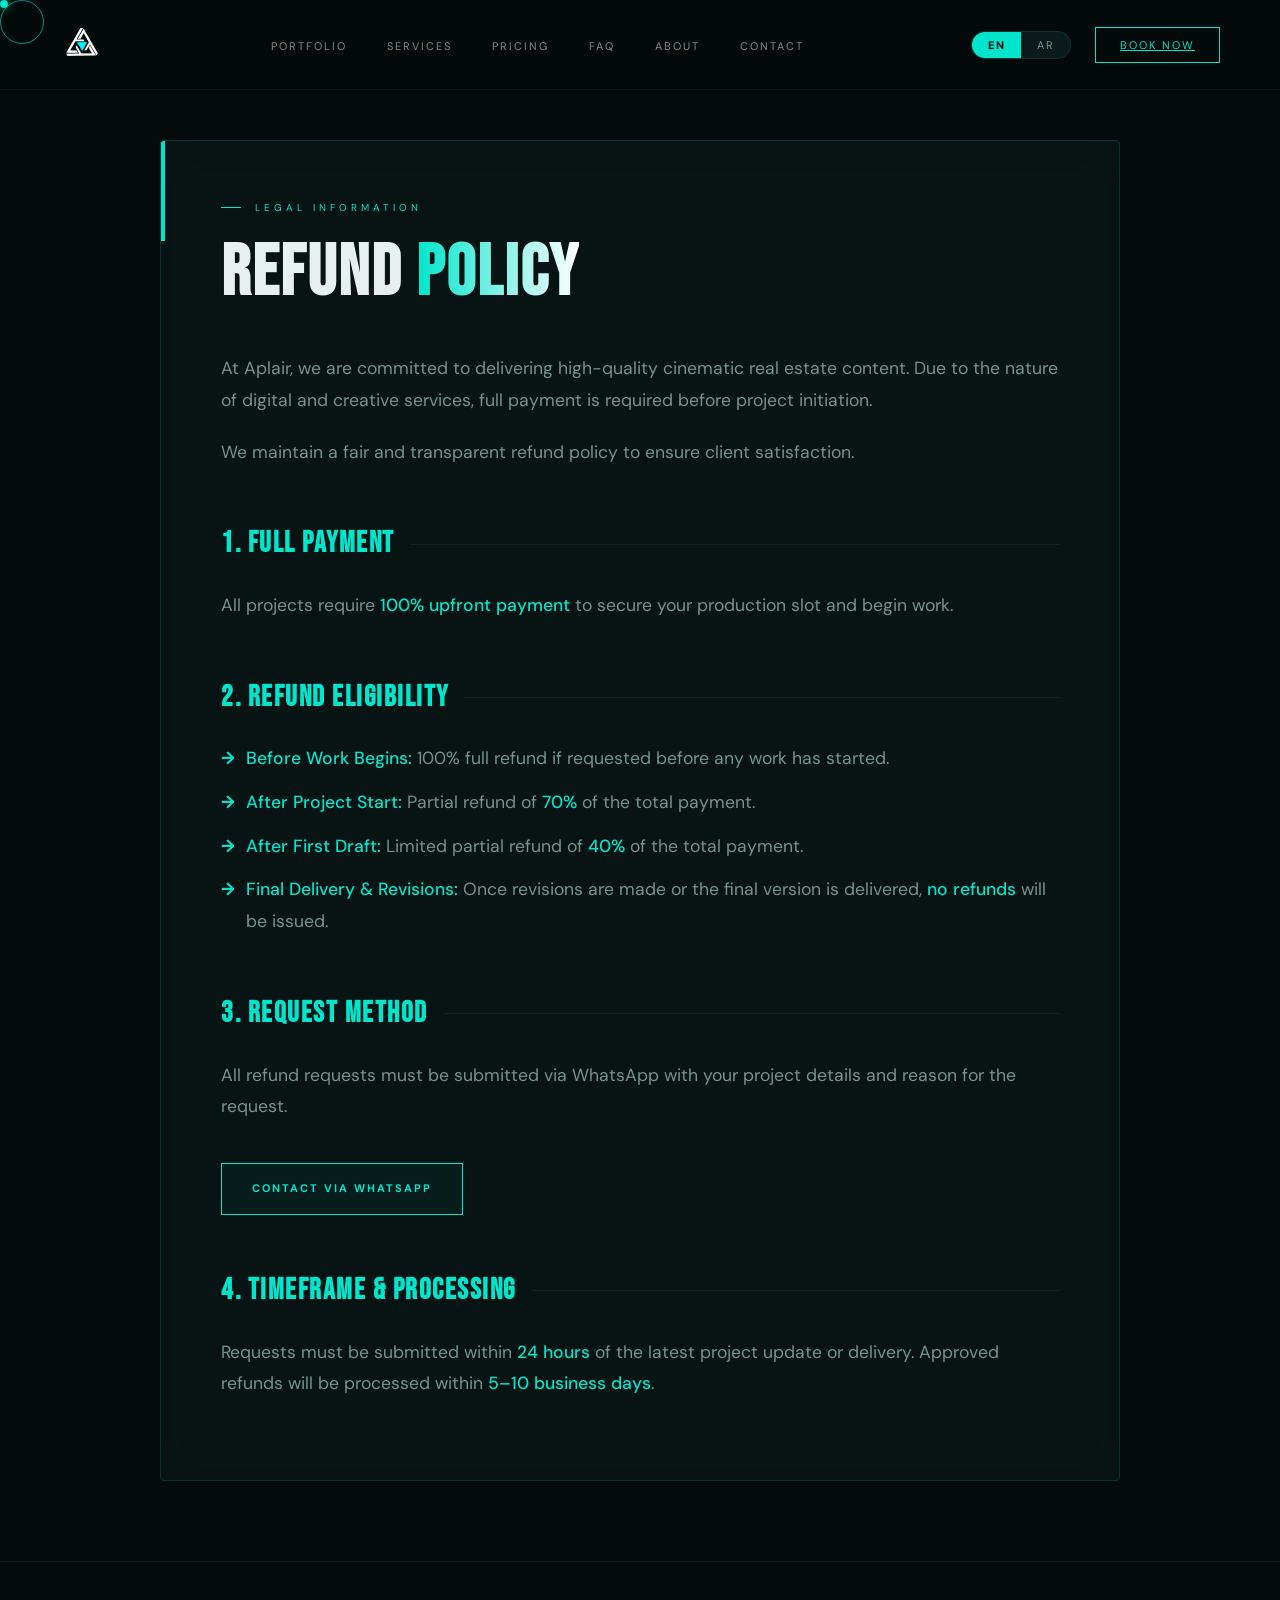
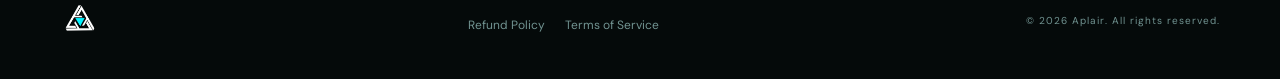
<file: refund-policy.html>
<!DOCTYPE html>
<html lang="en">

<head>
    <meta charset="UTF-8">
    <meta name="viewport" content="width=device-width, initial-scale=1.0">
    <title>Refund Policy | Aplair</title>
    <!-- Preconnect to critical origins -->
    <link rel="preconnect" href="https://fonts.googleapis.com">
    <link rel="preconnect" href="https://fonts.gstatic.com" crossorigin>
    <link rel="preconnect" href="https://grainy-gradients.vercel.app">

    <!-- CSS loaded with cache-busting version -->
    <link rel="stylesheet" href="assets/css/style.min.css?v=2.3">

    <!-- Critical fonts -->
    <link
        href="https://fonts.googleapis.com/css2?family=Bebas+Neue&family=DM+Sans:wght@300;400;500&family=Noto+Kufi+Arabic:wght@400;700;900&family=Cormorant+Garamond:ital,wght@1,300&display=swap"
        rel="stylesheet">

    <!-- Inline script to apply language ASAP -->
    <script>
        (function () {
            try {
                var lang = localStorage.getItem('aplair_lang') || (navigator.language.startsWith('ar') ? 'ar' : 'en');
                document.documentElement.lang = lang;
                document.documentElement.dir = (lang === 'ar' ? 'rtl' : 'ltr');
                if (lang === 'ar') document.documentElement.classList.add('ar');
                window._initialLang = lang;
            } catch (e) { }
        })();
    </script>
    <!-- Favicon -->
    <link rel="icon" type="image/png" sizes="48x48" href="https://aplair.github.io/aplair/favicon.png">
    <link rel="apple-touch-icon" href="https://aplair.github.io/aplair/favicon.png">
</head>

<body class="ar">
    <script>if (window._initialLang === 'en') document.body.classList.remove('ar');</script>
    <div class="page-bg"></div>
    <div class="page-grid"></div>

    <nav>
        <a href="index.html" class="nav-logo" aria-label="Aplair Home Page">
            <img src="assets/images/nav-logo.png" alt="Aplair" width="44" height="44">
        </a>
        <ul class="nav-links">
            <li><a href="index.html#portfolio" data-en="Portfolio" data-ar="أعمالنا">Portfolio</a></li>
            <li><a href="index.html#services" data-en="Services" data-ar="خدمات">Services</a></li>
            <li><a href="index.html#pricing" data-en="Pricing" data-ar="الأسعار">Pricing</a></li>
            <li><a href="index.html#faq" data-en="FAQ" data-ar="الأسئلة الشائعة">FAQ</a></li>
            <li><a href="index.html#about" data-en="About" data-ar="عنّا">About</a></li>
            <li><a href="index.html#contact" data-en="Contact" data-ar="تواصل">Contact</a></li>
        </ul>
        <div class="nav-right">
            <div class="menu-toggle" id="menu-toggle" role="button" aria-label="Toggle Menu" tabindex="0">
                <span></span><span></span><span></span>
            </div>
            <div class="lang-toggle">
                <button class="lang-btn active" id="btn-en">EN</button>
                <button class="lang-btn" id="btn-ar">AR</button>
            </div>
            <a href="index.html#pricing" class="btn-hire" data-en="BOOK NOW" data-ar="احجز الآن">BOOK NOW</a>
        </div>
    </nav>

    <main class="policy-wrapper">
        <div class="policy-card">
            <div data-lang-content="en">
                <span class="section-label">Legal Information</span>
                <h1 class="policy-title">Refund <span class="accent">Policy</span></h1>
                <div class="policy-content">
                    <p>At Aplair, we are committed to delivering high-quality cinematic real estate content. Due to the
                        nature of digital and creative services, full payment is required before project initiation.</p>
                    <p>We maintain a fair and transparent refund policy to ensure client satisfaction.</p>

                    <h2>1. Full Payment</h2>
                    <p>All projects require <strong>100% upfront payment</strong> to secure your production slot and
                        begin work.</p>

                    <h2>2. Refund Eligibility</h2>
                    <ul>
                        <li><strong>Before Work Begins:</strong> 100% full refund if requested before any work has
                            started.</li>
                        <li><strong>After Project Start:</strong> Partial refund of <strong>70%</strong> of the total
                            payment.</li>
                        <li><strong>After First Draft:</strong> Limited partial refund of <strong>40%</strong> of the
                            total payment.</li>
                        <li><strong>Final Delivery & Revisions:</strong> Once revisions are made or the final version is
                            delivered, <strong>no refunds</strong> will be issued.</li>
                    </ul>

                    <h2>3. Request Method</h2>
                    <p>All refund requests must be submitted via WhatsApp with your project details and reason for the
                        request.</p>
                    <a href="https://wa.me/201091672771" class="btn-whatsapp" target="_blank"
                        rel="noopener noreferrer">Contact via WhatsApp</a>

                    <h2>4. Timeframe & Processing</h2>
                    <p>Requests must be submitted within <strong>24 hours</strong> of the latest project update or
                        delivery. Approved refunds will be processed within <strong>5–10 business days</strong>.</p>
                </div>
            </div>

            <div data-lang-content="ar">
                <span class="section-label">معلومات قانونية</span>
                <h1 class="policy-title">سياسة <span class="accent">الاسترجاع</span></h1>
                <div class="policy-content">
                    <p>في Aplair، نحن ملتزمون بتقديم محتوى مونتاج عقاري سينمائي عالي الجودة. وبسبب طبيعة الخدمات الرقمية
                        والإبداعية، يتم دفع كامل المبلغ قبل بدء المشروع.</p>
                    <p>نحن نحافظ على سياسة استرجاع عادلة وشفافة لضمان رضا العميل.</p>

                    <h2>1. الدفع الكامل</h2>
                    <p>تطلب جميع المشاريع <strong>دفع 100% مقدمًا</strong> لتأمين مكان الإنتاج الخاص بك وبدء العمل.</p>

                    <h2>2. شروط الاسترجاع</h2>
                    <ul>
                        <li><strong>قبل بدء المشروع:</strong> يحق للعميل استرجاع كامل المبلغ (100%) إذا تم الطلب قبل بدء
                            أي عمل.</li>
                        <li><strong>بعد بدء المشروع:</strong> يمكن للعميل طلب استرجاع جزئي <strong>70%</strong> من
                            المبلغ.</li>
                        <li><strong>بعد تسليم النسخة الأولى:</strong> يمكن منح استرجاع جزئي محدود <strong>40%</strong>
                            من المبلغ.</li>
                        <li><strong>بعد التسليم النهائي:</strong> بمجرد إجراء التعديلات أو تسليم الإصدار النهائي،
                            <strong>لن يتم إصدار أي مبالغ مستردة</strong>.
                        </li>
                    </ul>

                    <h2>3. طريقة الطلب</h2>
                    <p>يجب تقديم جميع طلبات الاسترداد عبر WhatsApp مع تفاصيل المشروع وسبب الطلب.</p>
                    <a href="https://wa.me/201091672771" class="btn-whatsapp" target="_blank"
                        rel="noopener noreferrer">تواصل عبر واتسآب</a>

                    <h2>4. المهلة والمعالجة</h2>
                    <p>يجب تقديم الطلبات خلال <strong>24 ساعة</strong> من آخر تحديث. يتم معالجة المبالغ الموافق عليها
                        خلال <strong>5–10 أيام عمل</strong>.</p>
                </div>
            </div>
        </div>
    </main>

    <footer>
        <div class="footer-logo"><img src="assets/images/footer-logo.png"
                alt="Aplair - Agency for Real Estate Video Montage | أفضل مونتاج عقاري" loading="lazy" width="40"
                height="40"></div>
        <div class="footer-links"
            style="margin-top: 15px; margin-bottom: 5px; display: flex; gap: 20px; justify-content: center;">
            <a href="refund-policy.html"
                style="color: var(--text-muted); text-decoration: none; font-size: 12px; transition: color 0.3s;"
                onmouseover="this.style.color='var(--cyan)'" onmouseout="this.style.color='var(--text-muted)'"
                data-en="Refund Policy" data-ar="سياسة الاسترجاع">Refund Policy</a>
            <a href="terms-of-service.html"
                style="color: var(--text-muted); text-decoration: none; font-size: 12px; transition: color 0.3s;"
                onmouseover="this.style.color='var(--cyan)'" onmouseout="this.style.color='var(--text-muted)'"
                data-en="Terms of Service" data-ar="شروط الاستخدام">Terms of Service</a>
        </div>
        <div class="footer-copy" data-en="© 2026 Aplair. All rights reserved."
            data-ar="© 2026 Aplair. جميع الحقوق محفوظة."> © 2026 Aplair. All rights reserved.</div>
    </footer>

    <script defer src="assets/js/script.min.js?v=2.3"></script>
    <script>
        window.addEventListener('DOMContentLoaded', function () {
            if (window.setLang) {
                var lang = localStorage.getItem('aplair_lang') || (navigator.language.startsWith('ar') ? 'ar' : 'en');
                window.setLang(lang);
            }
        });
        window.addEventListener('load', function () {
            if (window.setLang) {
                var lang = localStorage.getItem('aplair_lang') || (navigator.language.startsWith('ar') ? 'ar' : 'en');
                window.setLang(lang);
            }
        });
    </script>

</body>

</html>
</file>
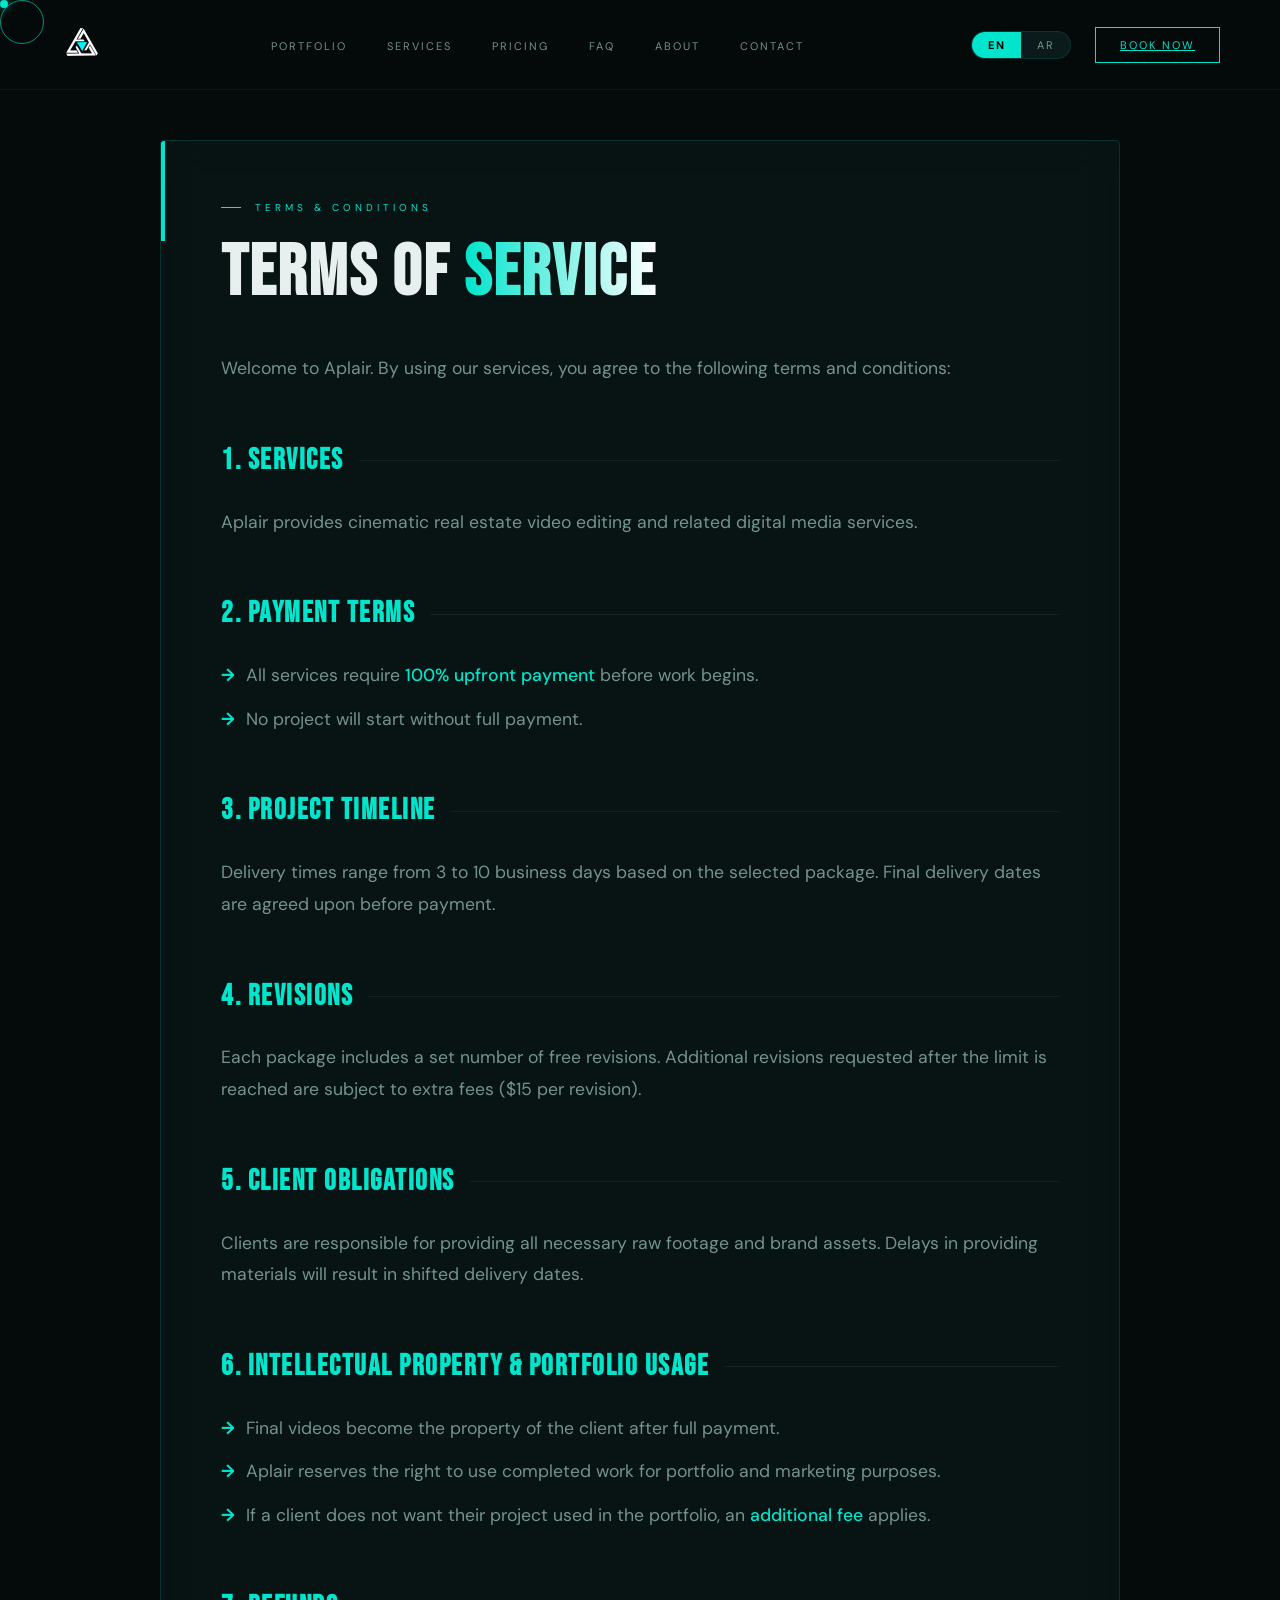
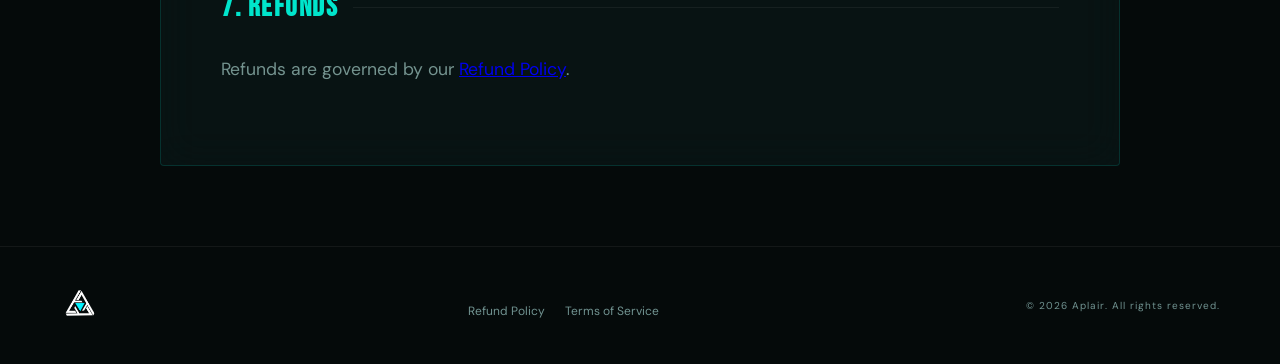
<file: terms-of-service.html>
<!DOCTYPE html>
<html lang="en">

<head>
    <meta charset="UTF-8">
    <meta name="viewport" content="width=device-width, initial-scale=1.0">
    <title>Terms of Service | Aplair</title>
    <!-- Preconnect to critical origins -->
    <link rel="preconnect" href="https://fonts.googleapis.com">
    <link rel="preconnect" href="https://fonts.gstatic.com" crossorigin>
    <link rel="preconnect" href="https://grainy-gradients.vercel.app">

    <!-- CSS loaded with cache-busting version -->
    <link rel="stylesheet" href="assets/css/style.min.css?v=2.3">

    <!-- Critical fonts -->
    <link
        href="https://fonts.googleapis.com/css2?family=Bebas+Neue&family=DM+Sans:wght@300;400;500&family=Noto+Kufi+Arabic:wght@400;700;900&family=Cormorant+Garamond:ital,wght@1,300&display=swap"
        rel="stylesheet">

    <!-- Inline script to apply language ASAP -->
    <script>
        (function () {
            try {
                var lang = localStorage.getItem('aplair_lang') || (navigator.language.startsWith('ar') ? 'ar' : 'en');
                document.documentElement.lang = lang;
                document.documentElement.dir = (lang === 'ar' ? 'rtl' : 'ltr');
                if (lang === 'ar') document.documentElement.classList.add('ar');
                window._initialLang = lang;
            } catch (e) { }
        })();
    </script>
    <!-- Favicon -->
    <link rel="icon" type="image/png" sizes="48x48" href="https://aplair.github.io/aplair/favicon.png">
    <link rel="apple-touch-icon" href="https://aplair.github.io/aplair/favicon.png">
</head>

<body class="ar">
    <script>if (window._initialLang === 'en') document.body.classList.remove('ar');</script>
    <div class="page-bg"></div>
    <div class="page-grid"></div>

    <nav>
        <a href="index.html" class="nav-logo" aria-label="Aplair Home Page">
            <img src="assets/images/nav-logo.png" alt="Aplair" width="44" height="44">
        </a>
        <ul class="nav-links">
            <li><a href="index.html#portfolio" data-en="Portfolio" data-ar="أعمالنا">Portfolio</a></li>
            <li><a href="index.html#services" data-en="Services" data-ar="خدمات">Services</a></li>
            <li><a href="index.html#pricing" data-en="Pricing" data-ar="الأسعار">Pricing</a></li>
            <li><a href="index.html#faq" data-en="FAQ" data-ar="الأسئلة الشائعة">FAQ</a></li>
            <li><a href="index.html#about" data-en="About" data-ar="عنّا">About</a></li>
            <li><a href="index.html#contact" data-en="Contact" data-ar="تواصل">Contact</a></li>
        </ul>
        <div class="nav-right">
            <div class="menu-toggle" id="menu-toggle" role="button" aria-label="Toggle Menu" tabindex="0">
                <span></span><span></span><span></span>
            </div>
            <div class="lang-toggle">
                <button class="lang-btn active" id="btn-en">EN</button>
                <button class="lang-btn" id="btn-ar">AR</button>
            </div>
            <a href="index.html#pricing" class="btn-hire" data-en="BOOK NOW" data-ar="احجز الآن">BOOK NOW</a>
        </div>
    </nav>

    <main class="policy-wrapper">
        <div class="policy-card">
            <div data-lang-content="en">
                <span class="section-label">Terms & Conditions</span>
                <h1 class="policy-title">Terms of <span class="accent">Service</span></h1>
                <div class="policy-content">
                    <p>Welcome to Aplair. By using our services, you agree to the following terms and conditions:</p>
                    <h2>1. Services</h2>
                    <p>Aplair provides cinematic real estate video editing and related digital media services.</p>

                    <h2>2. Payment Terms</h2>
                    <ul>
                        <li>All services require <strong>100% upfront payment</strong> before work begins.</li>
                        <li>No project will start without full payment.</li>
                    </ul>

                    <h2>3. Project Timeline</h2>
                    <p>Delivery times range from 3 to 10 business days based on the selected package. Final delivery
                        dates are agreed upon before payment.</p>

                    <h2>4. Revisions</h2>
                    <p>Each package includes a set number of free revisions. Additional revisions requested after the
                        limit is reached are subject to extra fees ($15 per revision).</p>

                    <h2>5. Client Obligations</h2>
                    <p>Clients are responsible for providing all necessary raw footage and brand assets. Delays in
                        providing materials will result in shifted delivery dates.</p>

                    <h2>6. Intellectual Property & Portfolio Usage</h2>
                    <ul>
                        <li>Final videos become the property of the client after full payment.</li>
                        <li>Aplair reserves the right to use completed work for portfolio and marketing purposes.</li>
                        <li>If a client does not want their project used in the portfolio, an <strong>additional
                                fee</strong> applies.</li>
                    </ul>

                    <h2>7. Refunds</h2>
                    <p>Refunds are governed by our <a href="refund-policy.html">Refund Policy</a>.</p>
                </div>
            </div>

            <div data-lang-content="ar">
                <span class="section-label">الشروط والأحكام</span>
                <h1 class="policy-title">شروط <span class="accent">الاستخدام</span></h1>
                <div class="policy-content">
                    <p>مرحبًا بكم في Aplair. باستخدام خدماتنا، فإنك توافق على الشروط والأحكام التالية:</p>
                    <h2>1. الخدمات</h2>
                    <p>تقدم Aplair خدمات مونتاج فيديو عقاري سينمائي وخدمات رقمية ذات صلة.</p>

                    <h2>2. شروط الدفع</h2>
                    <ul>
                        <li>جميع الخدمات تتطلب <strong>دفع كامل 100%</strong> قبل بدء العمل.</li>
                        <li>لن يبدأ أي مشروع بدون دفع كامل.</li>
                    </ul>

                    <h2>3. الجدول الزمني</h2>
                    <p>تتراوح أوقات التسليم من 3 إلى 10 أيام عمل حسب الباقة المختارة. يتم الاتفاق على مواعيد التسليم
                        النهائية قبل الدفع.</p>

                    <h2>4. التعديلات</h2>
                    <p>تتضمن كل باقة عدداً محدداً من التعديلات المجانية. التعديلات الإضافية المطلوبة بعد استنفاد الحد
                        المسموح به تخضع لرسوم إضافية (15$ لكل تعديل).</p>

                    <h2>5. التزامات العميل</h2>
                    <p>العميل مسؤول عن تقديم جميع اللقطات الخام وعناصر العلامة التجارية اللازمة. التأخير في تقديم هذه
                        المواد سيؤدي إلى تأخير مواعيد التسليم.</p>

                    <h2>6. حقوق الملكية واستخدام البورتفوليو</h2>
                    <ul>
                        <li>تصبح الفيديوهات النهائية ملكًا للعميل بعد دفع كامل المبلغ.</li>
                        <li>تحتفظ Aplair بالحق في استخدام الأعمال المكتملة للبورتفوليو والتسويق.</li>
                        <li>إذا كان العميل لا يرغب في استخدام مشروعه في البورتفوليو، يتم تطبيق <strong>رسوم
                                إضافية</strong>.</li>
                    </ul>

                    <h2>7. الاسترجاع</h2>
                    <p>تخضع الاسترجاعات لـ <a href="refund-policy.html">سياسة استرجاع الأموال</a>.</p>
                </div>
            </div>
        </div>
    </main>

    <footer>
        <div class="footer-logo"><img src="assets/images/footer-logo.png"
                alt="Aplair - Agency for Real Estate Video Montage | أفضل مونتاج عقاري" loading="lazy" width="40"
                height="40"></div>
        <div class="footer-links"
            style="margin-top: 15px; margin-bottom: 5px; display: flex; gap: 20px; justify-content: center;">
            <a href="refund-policy.html"
                style="color: var(--text-muted); text-decoration: none; font-size: 12px; transition: color 0.3s;"
                onmouseover="this.style.color='var(--cyan)'" onmouseout="this.style.color='var(--text-muted)'"
                data-en="Refund Policy" data-ar="سياسة الاسترجاع">Refund Policy</a>
            <a href="terms-of-service.html"
                style="color: var(--text-muted); text-decoration: none; font-size: 12px; transition: color 0.3s;"
                onmouseover="this.style.color='var(--cyan)'" onmouseout="this.style.color='var(--text-muted)'"
                data-en="Terms of Service" data-ar="شروط الاستخدام">Terms of Service</a>
        </div>
        <div class="footer-copy" data-en="© 2026 Aplair. All rights reserved."
            data-ar="© 2026 Aplair. جميع الحقوق محفوظة."> © 2026 Aplair. All rights reserved.</div>
    </footer>

    <script defer src="assets/js/script.min.js?v=2.3"></script>
    <script>
        window.addEventListener('DOMContentLoaded', function () {
            if (window.setLang) {
                var lang = localStorage.getItem('aplair_lang') || (navigator.language.startsWith('ar') ? 'ar' : 'en');
                window.setLang(lang);
            }
        });
        window.addEventListener('load', function () {
            if (window.setLang) {
                var lang = localStorage.getItem('aplair_lang') || (navigator.language.startsWith('ar') ? 'ar' : 'en');
                window.setLang(lang);
            }
        });
    </script>

</body>

</html>
</file>
<file: assets/css/style.min.css>
﻿:root {
    --bg: #050a0a;
    --bg2: #071010;
    --surface: #0b1a1a;
    --cyan: #00e5cc;
    --cyan-dim: #00b8a5;
    --cyan-glow: rgba(0, 229, 204, 0.1);
    --text: #e8f0ef;
    --text-dim: #9abfbabf;
    --text-muted: #719391;
    --border: rgba(0, 229, 204, 0.12);
    --border2: rgba(255, 255, 255, 0.06);
}

*,
*::before,
*::after {
    margin: 0;
    padding: 0;
    box-sizing: border-box;
}

html {
    scroll-behavior: smooth;
}

body::after {
    content: "";
    position: fixed;
    top: 0;
    left: 0;
    width: 100%;
    height: 100%;
    background-image: url("https://grainy-gradients.vercel.app/noise.svg");
    opacity: 0.06;
    pointer-events: none;
    z-index: 9999;
    transform: translateZ(0);
}

body {
    background: var(--bg);
    color: var(--text);
    font-family: 'DM Sans', sans-serif;
    overflow-x: hidden;
}

body.ar {
    font-family: 'Noto Kufi Arabic', sans-serif;
    direction: rtl;
}

nav {
    position: fixed;
    top: 0;
    left: 0;
    right: 0;
    z-index: 900;
    padding: 20px 60px;
    display: flex;
    align-items: center;
    justify-content: space-between;
    background: rgba(5, 10, 10, 0.93);
    backdrop-filter: blur(16px);
    border-bottom: 1px solid var(--border2);
}

.nav-logo img {
    height: 44px;
    width: 44px;
    object-fit: contain;
}

.nav-links {
    display: flex;
    gap: 40px;
    list-style: none;
}

.nav-links a {
    color: var(--text-dim);
    text-decoration: none;
    font-size: 11px;
    letter-spacing: 2px;
    text-transform: uppercase;
    transition: color .3s;
}

.nav-links a:hover {
    color: var(--cyan);
}

.nav-right {
    display: flex;
    align-items: center;
    gap: 24px;
    min-width: 200px;
    min-height: 44px;
}

.menu-toggle {
    display: flex;
    flex-direction: column;
    gap: 5px;
    cursor: pointer;
    z-index: 3000;
    width: 30px;
    padding: 5px;
    transition: all 0.3s ease;
    display: none;
}

.menu-toggle span {
    display: block;
    width: 100%;
    height: 2px;
    background: var(--text);
    border-radius: 2px;
    transition: all 0.4s cubic-bezier(0.68, -0.6, 0.32, 1.6);
}

.menu-toggle.active span:nth-child(1) {
    transform: translateY(7px) rotate(45deg);
}

.menu-toggle.active span:nth-child(2) {
    opacity: 0;
    transform: translateX(-10px);
}

.menu-toggle.active span:nth-child(3) {
    transform: translateY(-7px) rotate(-45deg);
}

.lang-toggle {
    display: flex;
    background: var(--surface);
    border: 1px solid var(--border);
    border-radius: 20px;
    overflow: hidden;
}

.lang-btn {
    padding: 6px 16px;
    font-size: 11px;
    letter-spacing: 1.5px;
    cursor: pointer;
    border: none;
    background: transparent;
    color: var(--text-dim);
    transition: all .3s;
    font-family: inherit;
}

.lang-btn.active {
    background: var(--cyan);
    color: #000;
    font-weight: 700;
}

.btn-hire {
    padding: 10px 24px;
    background: transparent;
    border: 1px solid var(--cyan);
    color: var(--cyan);
    font-size: 11px;
    letter-spacing: 2px;
    text-transform: uppercase;
    cursor: pointer;
    transition: all .3s;
    font-family: inherit;
}

.btn-hire:hover {
    background: var(--cyan);
    color: #000;
}

.hero {
    min-height: 100vh;
    display: flex;
    flex-direction: column;
    justify-content: flex-start;
    padding: 22vh 60px 80px;
    position: relative;
    overflow: hidden;
}

.hero-bg {
    position: absolute;
    inset: 0;
    background: radial-gradient(ellipse 60% 50% at 70% 50%, rgba(0, 100, 90, .18) 0%, transparent 70%), linear-gradient(170deg, #050a0a 0%, #071515 50%, #050a0a 100%);
}

.hero-grid {
    position: absolute;
    inset: 0;
    background-image: linear-gradient(rgba(0, 229, 204, .03) 1px, transparent 1px), linear-gradient(90deg, rgba(0, 229, 204, .03) 1px, transparent 1px);
    background-size: 80px 80px;
    mask-image: radial-gradient(ellipse at center, black 0%, transparent 70%);
}

.hero-stats {
    position: absolute;
    top: 130px;
    right: 60px;
    display: flex;
    flex-direction: column;
    gap: 15px;
}

body.ar .hero-stats {
    right: auto;
    left: 60px;
}

.stat-card {
    background: rgba(11, 26, 26, .85);
    border: 1px solid var(--border);
    padding: 14px 22px;
    text-align: right;
    backdrop-filter: blur(10px);
}

body.ar .stat-card {
    text-align: left;
}

.stat-num {
    font-family: 'Bebas Neue', sans-serif;
    font-size: 30px;
    color: var(--cyan);
    line-height: 1;
    animation: countUp 0.6s cubic-bezier(0.22, 1, 0.36, 1) both;
    will-change: transform, opacity;
}

@keyframes countUp {
    0% {
        opacity: 0;
        transform: translateY(20px) scale(0.8);
    }

    100% {
        opacity: 1;
        transform: translateY(0) scale(1);
    }
}

.stat-card:nth-child(1) .stat-num {
    animation-delay: 0.2s;
}

.stat-card:nth-child(2) .stat-num {
    animation-delay: 0.4s;
}

.stat-card:nth-child(3) .stat-num {
    animation-delay: 0.6s;
}

.stat-label {
    font-size: 9px;
    letter-spacing: 2px;
    text-transform: uppercase;
    color: var(--text-dim);
    margin-top: 4px;
}

.badge {
    display: inline-flex;
    align-items: center;
    background: rgba(255, 51, 102, 0.1);
    border: 1px solid rgba(255, 51, 102, 0.2);
    padding: 10px 20px;
    border-radius: 100px;
    color: #ff3366;
    font-size: 11px;
    font-weight: 800;
    letter-spacing: 1.5px;
    margin-bottom: 28px;
    text-transform: uppercase;
    backdrop-filter: blur(10px);
}

.badge-dot {
    width: 6px;
    height: 6px;
    background: #00ff88;
    border-radius: 50%;
    box-shadow: 0 0 10px #00ff88;
    animation: pulse 2s infinite;
    will-change: transform, opacity;
}

@keyframes pulse {

    0%,
    100% {
        opacity: 1;
        transform: scale(1)
    }

    50% {
        opacity: .6;
        transform: scale(1.3)
    }
}

.hero-title {
    font-family: 'Bebas Neue', sans-serif;
    font-size: clamp(72px, 11vw, 148px);
    line-height: .9;
    color: var(--text);
    position: relative;
    z-index: 2;
    min-height: clamp(140px, 22vw, 290px);
}

.hero-title .accent {
    color: var(--cyan);
}

.hero-title .italic {
    font-family: 'Cormorant Garamond', serif;
    font-style: italic;
    font-weight: 300;
    font-size: .85em;
}

body.ar .hero-title {
    font-family: 'Noto Kufi Arabic', sans-serif;
    font-weight: 900;
    font-size: clamp(52px, 8vw, 110px);
    line-height: 1.1;
}

.hero-sub {
    margin-top: 24px;
    font-size: 14px;
    color: var(--text-dim);
    max-width: 460px;
    line-height: 1.9;
    min-height: 100px;
}

.hero-cta {
    margin-top: 44px;
    display: flex;
    align-items: center;
    gap: 28px;
}

.btn-primary {
    padding: 16px 44px;
    background: var(--cyan);
    color: #000;
    font-size: 11px;
    letter-spacing: 3px;
    text-transform: uppercase;
    font-weight: 700;
    border: none;
    cursor: pointer;
    transition: all .3s;
    font-family: inherit;
    text-decoration: none;
    display: inline-block;
    min-width: 330px;
    min-height: 50px;
    text-align: center;
    white-space: nowrap;
}

.btn-primary:hover {
    background: var(--cyan-dim);
    transform: translateY(-2px);
}

.scroll-hint {
    font-size: 10px;
    letter-spacing: 2px;
    color: var(--text-muted);
    text-transform: uppercase;
    display: flex;
    align-items: center;
    gap: 12px;
}

.scroll-hint::before {
    content: '';
    width: 36px;
    height: 1px;
    background: var(--text-muted);
}

.ticker {
    background: var(--surface);
    border-top: 1px solid var(--border);
    border-bottom: 1px solid var(--border);
    padding: 14px 0;
    overflow: hidden;
    direction: ltr;
}

.ticker-track {
    display: flex;
    width: max-content;
    animation: ticker 28s linear infinite;
    will-change: transform;
}

@keyframes ticker {
    0% {
        transform: translateX(0)
    }

    100% {
        transform: translateX(-50%)
    }
}

.ticker-item {
    font-size: 10px;
    letter-spacing: 3px;
    text-transform: uppercase;
    color: var(--text-dim);
    padding: 0 40px;
    white-space: nowrap;
    display: inline-flex;
    align-items: center;
    flex-shrink: 0;
}

.ticker-item::after {
    content: '◆';
    color: var(--cyan);
    font-size: 6px;
    margin-left: 40px;
}

section {
    padding: 80px 60px;
    position: relative;
}

.section-label {
    font-size: 10px;
    letter-spacing: 4px;
    text-transform: uppercase;
    color: var(--cyan);
    margin-bottom: 20px;
    display: flex;
    align-items: center;
    gap: 14px;
}

.section-label::before {
    content: '';
    width: 20px;
    height: 1px;
    background: var(--cyan);
}

body.ar .section-label {
    flex-direction: row-reverse;
}

body.ar .section-label::before {
    display: none;
}

body.ar .section-label::after {
    content: '';
    width: 20px;
    height: 1px;
    background: var(--cyan);
}

.section-title {
    font-family: 'Bebas Neue', sans-serif;
    font-size: clamp(48px, 6.5vw, 88px);
    line-height: .95;
    color: var(--text);
}

body.ar .section-title {
    font-family: 'Noto Kufi Arabic', sans-serif;
    font-weight: 800;
    font-size: clamp(32px, 4.5vw, 52px);
    line-height: 1.25;
    letter-spacing: -0.5px;
}

.section-title .accent {
    color: var(--cyan);
}

.section-title .italic {
    font-family: 'Cormorant Garamond', serif;
    font-style: italic;
    font-weight: 300;
}

#portfolio {
    padding: 110px 60px 80px;
    background: var(--bg);
    position: relative;
    overflow: hidden;
}

#portfolio::before {
    content: '';
    position: absolute;
    top: -200px;
    left: 50%;
    transform: translateX(-50%);
    width: 800px;
    height: 800px;
    background: radial-gradient(circle, rgba(0, 229, 204, 0.04) 0%, transparent 70%);
    pointer-events: none;
}

.portfolio-header {
    display: flex;
    align-items: flex-end;
    justify-content: space-between;
    gap: 24px;
    margin-bottom: 40px;
    flex-wrap: wrap;
}

.portfolio-header-stats {
    display: flex;
    gap: 28px;
    align-items: flex-end;
    flex-shrink: 0;
}

.ph-stat {
    text-align: center;
}

.ph-stat-num {
    font-family: 'Bebas Neue', sans-serif;
    font-size: 32px;
    color: var(--cyan);
    line-height: 1;
}

body.ar .ph-stat-num {
    font-family: 'Noto Kufi Arabic', sans-serif;
    font-weight: 900;
    font-size: 26px;
}

.ph-stat-label {
    font-size: 9px;
    letter-spacing: 2px;
    text-transform: uppercase;
    color: var(--text-muted);
    margin-top: 4px;
}

body.ar .ph-stat-label {
    font-family: 'Noto Kufi Arabic', sans-serif;
    letter-spacing: 0;
    font-size: 10px;
}

#portfolio {
    position: relative;
    overflow: hidden;
    padding-bottom: 120px;
}

#portfolio::before,
#portfolio::after {
    content: '';
    position: absolute;
    width: 400px;
    height: 400px;
    border-radius: 50%;
    background: radial-gradient(circle, rgba(0, 229, 204, 0.04) 0%, transparent 70%);
    z-index: 0;
    pointer-events: none;
    transform: translateZ(0);
    will-change: transform;
}

#portfolio::before {
    top: -100px;
    right: -100px;
}

#portfolio::after {
    bottom: 100px;
    left: -100px;
    animation: floatGlow 15s infinite alternate;
}

@keyframes floatGlow {
    from {
        transform: translate3d(0, 0, 0);
    }

    to {
        transform: translate3d(100px, 50px, 0);
    }
}

.portfolio-header {
    display: flex;
    justify-content: space-between;
    align-items: flex-end;
    margin-bottom: 60px;
    max-width: 1200px;
    margin-left: auto;
    margin-right: auto;
    position: relative;
    z-index: 2;
}

.accent {
    background: linear-gradient(90deg, var(--cyan), #fff, var(--cyan));
    background-size: 200% auto;
    -webkit-background-clip: text;
    background-clip: text;
    -webkit-text-fill-color: transparent;
    animation: shineGradient 4s linear infinite;
    will-change: background-position, transform;
    transform: translateZ(0);
    display: inline-block;
}

@keyframes shineGradient {
    to {
        background-position: 200% center;
    }
}

.sold-deal-highlight {
    position: relative;
    display: inline-block;
    color: var(--cyan);
    font-weight: 700;
    letter-spacing: 0.5px;
    text-shadow: 0 0 15px rgba(0, 229, 204, 0.3);
    padding: 0 4px;
    transition: all 0.4s cubic-bezier(0.175, 0.885, 0.32, 1.275);
}

.sold-deal-highlight::after {
    content: '';
    position: absolute;
    bottom: -2px;
    left: 0;
    width: 100%;
    height: 1px;
    background: linear-gradient(90deg, transparent, var(--cyan), transparent);
    transform: scaleX(0);
    transition: transform 0.8s cubic-bezier(0.65, 0, 0.35, 1);
}

.reveal-up.active .sold-deal-highlight::after {
    transform: scaleX(1);
}

.sold-deal-highlight:hover {
    transform: translateY(-2px);
    text-shadow: 0 0 20px rgba(0, 229, 204, 0.6);
}

body.ar .sold-deal-highlight {
    font-family: 'Noto Kufi Arabic', sans-serif;
    font-weight: 900;
}

.portfolio-header-stats {
    display: flex;
    gap: 40px;
}

.ph-stat {
    transition: transform 0.4s cubic-bezier(0.175, 0.885, 0.32, 1.275);
    cursor: default;
}

.ph-stat:hover {
    transform: translateY(-5px) scale(1.05);
}

.ph-stat-num {
    font-family: 'DM Sans', sans-serif;
    font-size: 32px;
    font-weight: 700;
    color: #fff;
    line-height: 1;
    margin-bottom: 2px;
    display: flex;
    align-items: center;
}

.ph-stat-label {
    font-size: 10px;
    color: rgba(255, 255, 255, 0.4);
    text-transform: uppercase;
    letter-spacing: 2px;
    font-weight: 500;
}

body.ar .ph-stat-label {
    font-family: 'Noto Kufi Arabic', sans-serif;
    letter-spacing: 0;
}

.reels-launch-wrap {
    max-width: 1200px;
    margin: 0 auto 60px;
    padding: 0 20px;
}

.reels-launch-card {
    position: relative;
    height: 480px;
    border-radius: 20px;
    overflow: hidden;
    cursor: pointer;
    display: flex;
    align-items: center;
    justify-content: center;
    text-align: center;
    background: #050a0a;
    border: 1px solid var(--border1);
    transition: transform 0.6s cubic-bezier(0.23, 1, 0.32, 1), border-color 0.4s ease, box-shadow 0.4s ease;
    will-change: transform, box-shadow;
    transform: translateZ(0);
}

.reels-launch-card:hover {
    transform: scale3d(1.01, 1.01, 1);
    border-color: var(--cyan);
    box-shadow: 0 20px 60px rgba(0, 229, 204, 0.1);
}

.rlc-bg {
    position: absolute;
    inset: 0;
    background: radial-gradient(circle at center, rgba(0, 229, 204, 0.15) 0%, transparent 70%);
    opacity: 0.6;
    transition: opacity 0.4s ease;
    will-change: opacity;
}

.reels-launch-card:hover .rlc-bg {
    opacity: 1;
}

.rlc-content {
    position: relative;
    z-index: 5;
    padding: 40px;
}

.rlc-icon {
    width: 80px;
    height: 80px;
    margin: 0 auto 24px;
    background: rgba(0, 229, 204, 0.1);
    border-radius: 50%;
    display: flex;
    align-items: center;
    justify-content: center;
    color: var(--cyan);
    transition: transform 0.4s ease;
}

.reels-launch-card:hover .rlc-icon {
    transform: scale(1.1) rotate(5deg);
}

.rlc-content h3 {
    font-size: 38px;
    font-weight: 800;
    color: #fff;
    margin-bottom: 12px;
    letter-spacing: 1px;
}

.rlc-content p {
    color: rgba(255, 255, 255, 0.5);
    font-size: 16px;
    margin-bottom: 32px;
}

.btn-watch-reels {
    background: var(--cyan);
    color: #000;
    border: none;
    padding: 16px 36px;
    border-radius: 50px;
    font-weight: 700;
    font-size: 14px;
    letter-spacing: 1px;
    display: inline-flex;
    align-items: center;
    gap: 12px;
    transition: all 0.3s ease;
}

.btn-watch-reels:hover {
    transform: translateY(-3px);
    box-shadow: 0 10px 30px rgba(0, 229, 204, 0.4);
}

.reels-modal {
    position: fixed;
    inset: 0;
    background: rgba(0, 0, 0, 0.4);
    z-index: 5000;
    display: none;
    flex-direction: column;
    align-items: center;
    justify-content: center;
    backdrop-filter: blur(20px);
    -webkit-backdrop-filter: blur(20px);
    transform: translateZ(0);
    will-change: opacity;
    opacity: 0;
    transition: opacity 0.4s ease;
}

.reels-modal.open {
    display: flex;
    opacity: 1;
}

.reels-close {
    position: absolute;
    top: 30px;
    right: 30px;
    width: 50px;
    height: 50px;
    background: rgba(255, 255, 255, 0.05);
    border-radius: 50%;
    display: flex;
    align-items: center;
    justify-content: center;
    color: #fff;
    cursor: pointer;
    z-index: 5100;
    transition: all 0.3s ease;
}

.reels-close:hover {
    background: var(--cyan);
    color: #000;
    transform: rotate(90deg);
}

.reels-container {
    width: 100%;
    height: 85vh;
    display: flex;
    align-items: center;
    overflow-x: auto;
    scroll-snap-type: x mandatory;
    gap: 40px;
    padding: 0 7.5vw;
    scrollbar-width: none;
}

@media (min-width:768px) {
    .reels-container {
        max-width: 768px;
        padding: 0 25px;
    }
}

.reels-container::-webkit-scrollbar {
    display: none;
}

.reel-slide {
    flex: 0 0 auto;
    width: 100%;
    height: auto;
    max-width: min(85vw, 450px);
    max-height: 100%;
    aspect-ratio: 9 / 16;
    scroll-snap-align: center;
    position: relative;
    border-radius: 24px;
    overflow: hidden;
    background: #000;
    box-shadow: 0 20px 60px rgba(0, 0, 0, 0.5);
    transition: transform 0.6s cubic-bezier(0.2, 0, 0.2, 1), opacity 0.6s ease;
    opacity: 0.3;
    transform: scale(0.85);
    display: flex;
    flex-direction: column;
}

.reel-slide.is-landscape {
    aspect-ratio: 16 / 9;
    max-width: min(95vw, 900px);
}

.reel-slide.is-landscape .reel-info {
    padding: 12px 16px;
    bottom: 8px;
    left: 8px;
    right: 8px;
    border-radius: 12px;
}

.reel-slide.is-landscape .reel-title {
    font-size: 16px;
}

.reel-slide.is-landscape .btn-booknow {
    padding: 10px 18px;
    font-size: 11px;
}

@media (max-width:600px) {
    .reel-slide.is-landscape .reel-info {
        padding: 8px 12px;
        gap: 8px;
    }

    .reel-slide.is-landscape .reel-title {
        font-size: 14px;
    }

    .reel-slide.is-landscape .btn-booknow {
        padding: 8px 12px;
        font-size: 10px;
        letter-spacing: 1px;
    }

    .reel-slide.is-landscape .icon-booking,
    .reel-slide.is-landscape .icon-arrow {
        display: none;
    }
}

.reel-slide.active {
    opacity: 1;
    transform: scale(1);
}

.reel-video-wrap {
    width: 100%;
    height: 100%;
    position: relative;
    background: #000;
    pointer-events: none;
}

.reel-video-wrap video {
    width: 100%;
    height: 100%;
    object-fit: cover;
    border-radius: 20px;
}

.reel-info {
    position: absolute;
    bottom: 12px;
    left: 12px;
    right: 12px;
    padding: 18px;
    background: rgba(10, 20, 20, 0.6);
    backdrop-filter: blur(25px) saturate(200%);
    -webkit-backdrop-filter: blur(25px) saturate(200%);
    border: 1px solid rgba(0, 229, 204, 0.2);
    border-radius: 20px;
    display: flex;
    justify-content: space-between;
    align-items: center;
    gap: 15px;
    z-index: 10;
    box-shadow: 0 10px 40px rgba(0, 0, 0, 0.4);
    transition: all 0.4s cubic-bezier(0.23, 1, 0.32, 1);
}

.reel-slide.active .reel-info {
    transform: translateY(0);
    opacity: 1;
}

.reel-slide:not(.active) .reel-info {
    transform: translateY(20px);
    opacity: 0;
}

.reel-text-wrap {
    flex: 1;
    min-width: 0;
}

.reel-title {
    font-size: 20px;
    font-weight: 800;
    color: #fff;
    margin-bottom: 4px;
    letter-spacing: 0.5px;
    text-shadow: 0 2px 10px rgba(0, 0, 0, 0.3);
}

.reel-company {
    font-size: 12px;
    color: var(--cyan);
    font-weight: 600;
    text-transform: uppercase;
    letter-spacing: 1.5px;
    opacity: 0.9;
    display: block;
}

body.ar .reel-info {
    flex-direction: row-reverse;
    text-align: right;
}

body.ar .reel-title {
    font-family: 'Noto Kufi Arabic', sans-serif;
    font-size: 16px;
}

body.ar .reel-company {
    font-family: 'Noto Kufi Arabic', sans-serif;
    font-size: 10px;
}

.btn-booknow {
    background: var(--cyan);
    color: #000;
    border: none;
    padding: 16px 36px;
    border-radius: 4px;
    font-weight: 700;
    font-size: 13px;
    letter-spacing: 2px;
    text-transform: uppercase;
    cursor: pointer;
    transition: all 0.4s cubic-bezier(0.19, 1, 0.22, 1);
    display: inline-flex;
    align-items: center;
    justify-content: center;
    gap: 12px;
    position: relative;
    box-shadow: 0 4px 20px rgba(0, 229, 204, 0.15);
}

.btn-booknow:hover {
    transform: translateY(-4px);
    box-shadow: 0 12px 30px rgba(0, 229, 204, 0.3);
    background: #00ffcc;
}

.btn-booknow:hover .icon-booking {
    transform: scale(1.15) rotate(-8deg);
    color: #000;
}

.btn-booknow:hover .icon-arrow {
    transform: translateX(6px);
}

body.ar .btn-booknow {
    font-family: 'Noto Kufi Arabic', sans-serif;
    font-weight: 700;
    letter-spacing: 0;
    font-size: 14px;
}

.viewers-count {
    display: flex;
    align-items: center;
    gap: 6px;
    margin-left: 14px;
    padding-left: 14px;
    border-left: 1px solid rgba(255, 255, 255, 0.15);
    color: rgba(255, 255, 255, 0.6);
    font-size: 11px;
    font-family: 'DM Sans', sans-serif;
    letter-spacing: 0.5px;
}

body.ar .viewers-count {
    margin-left: 0;
    margin-right: 14px;
    padding-left: 0;
    padding-right: 14px;
    border-left: none;
    border-right: 1px solid rgba(255, 255, 255, 0.15);
    font-family: 'Noto Kufi Arabic', sans-serif;
}

.viewers-count .pulse-dot {
    width: 6px;
    height: 6px;
    background: #00e5cc;
    border-radius: 50%;
    box-shadow: 0 0 10px rgba(0, 229, 204, 0.5);
    animation: vPulse 1.5s infinite alternate;
    will-change: transform, opacity;
}

@keyframes vPulse {
    from {
        opacity: 0.4;
        transform: scale(0.8);
    }

    to {
        opacity: 1;
        transform: scale(1.2);
    }
}

.reel-info .btn-booknow {
    margin-top: 0 !important;
    width: auto !important;
    min-width: 100px;
    padding: 12px 24px !important;
    font-size: 12px !important;
    flex-shrink: 0;
    pointer-events: auto;
    white-space: nowrap;
    border-radius: 2px;
}

.reels-nav-hint {
    position: absolute;
    top: 50%;
    transform: translateY(-50%);
    width: 60px;
    height: 60px;
    background: rgba(255, 255, 255, 0.05);
    backdrop-filter: blur(10px);
    -webkit-backdrop-filter: blur(10px);
    border: 1px solid rgba(255, 255, 255, 0.1);
    border-radius: 50%;
    color: #fff;
    display: flex;
    align-items: center;
    justify-content: center;
    cursor: pointer;
    z-index: 5050;
    transition: all 0.3s cubic-bezier(0.4, 0, 0.2, 1);
    opacity: 0.6;
    pointer-events: auto;
}

.reels-nav-hint:hover {
    opacity: 1;
    background: rgba(255, 255, 255, 0.15);
    transform: translateY(-50%) scale(1.1);
    box-shadow: 0 0 30px rgba(0, 229, 204, 0.2);
    border-color: var(--cyan);
    color: var(--cyan);
}

.reels-nav-hint--left {
    left: 40px;
}

.reels-nav-hint--right {
    right: 40px;
}

.reels-tutorial {
    position: absolute;
    inset: 0;
    z-index: 5200;
    display: flex;
    align-items: center;
    justify-content: center;
    pointer-events: none;
    background: rgba(0, 0, 0, 0.4);
    opacity: 0;
    transition: opacity 0.5s ease;
    backdrop-filter: blur(2px);
}

.reels-tutorial.show {
    opacity: 1;
}

.rt-hand {
    width: 100px;
    height: 100px;
    border: 2px solid var(--cyan);
    border-radius: 50%;
    position: relative;
    animation: swipeAnim 2s infinite ease-in-out;
    display: flex;
    align-items: center;
    justify-content: center;
    color: var(--cyan);
}

body.ar .rt-hand {
    animation: swipeAnimAr 2s infinite ease-in-out;
}

.rt-hand::before {
    content: '';
    position: absolute;
    width: 140%;
    height: 140%;
    border: 1px solid var(--cyan);
    border-radius: 50%;
    animation: pulseOut 2s infinite;
}

@keyframes swipeAnim {
    0% {
        transform: translateX(50px);
        opacity: 0;
    }

    20% {
        opacity: 1;
    }

    80% {
        transform: translateX(-50px);
        opacity: 1;
    }

    100% {
        transform: translateX(-50px);
        opacity: 0;
    }
}

@keyframes swipeAnimAr {
    0% {
        transform: translateX(-50px);
        opacity: 0;
    }

    20% {
        opacity: 1;
    }

    80% {
        transform: translateX(50px);
        opacity: 1;
    }

    100% {
        transform: translateX(50px);
        opacity: 0;
    }
}

@keyframes pulseOut {
    0% {
        transform: scale(0.5);
        opacity: 0.8;
    }

    100% {
        transform: scale(1.5);
        opacity: 0;
    }
}

.rt-label {
    position: absolute;
    bottom: -40px;
    white-space: nowrap;
    font-size: 14px;
    font-weight: 600;
    letter-spacing: 2px;
    text-transform: uppercase;
    color: var(--cyan);
    text-shadow: 0 0 10px rgba(0, 229, 204, 0.5);
}

.portfolio-filters {
    display: flex;
    gap: 8px;
    flex-wrap: wrap;
    margin-bottom: 36px;
    align-items: center;
}

body.ar .portfolio-filters {
    flex-direction: row-reverse;
}

.pf-tab {
    display: flex;
    align-items: center;
    gap: 7px;
    padding: 8px 18px;
    border-radius: 30px;
    border: 1px solid var(--border);
    background: transparent;
    color: var(--text-dim);
    font-size: 11px;
    letter-spacing: 1.5px;
    text-transform: uppercase;
    font-family: 'DM Sans', sans-serif;
    cursor: pointer;
    transition: all 0.3s cubic-bezier(0.22, 1, 0.36, 1);
    white-space: nowrap;
    position: relative;
    overflow: hidden;
}

body.ar .pf-tab {
    font-family: 'Noto Kufi Arabic', sans-serif;
    letter-spacing: 0;
    font-size: 12px;
    text-transform: none;
}

.pf-tab::before {
    content: '';
    position: absolute;
    inset: 0;
    background: linear-gradient(135deg, rgba(0, 229, 204, 0.12), rgba(0, 229, 204, 0.04));
    opacity: 0;
    transition: opacity 0.3s;
}

.pf-tab:hover {
    border-color: rgba(0, 229, 204, 0.4);
    color: var(--text);
}

.pf-tab:hover::before {
    opacity: 1;
}

.pf-tab.active {
    background: var(--cyan);
    border-color: var(--cyan);
    color: #050a0a;
    font-weight: 700;
    box-shadow: 0 4px 20px rgba(0, 229, 204, 0.3);
}

.pf-tab.active::before {
    opacity: 0;
}

.pf-tab-count {
    background: rgba(0, 0, 0, 0.2);
    color: inherit;
    border-radius: 20px;
    padding: 1px 7px;
    font-size: 10px;
    font-weight: 700;
}

.pf-tab.active .pf-tab-count {
    background: rgba(0, 0, 0, 0.25);
}

.portfolio-grid {
    display: grid;
    grid-template-columns: repeat(3, 1fr);
    grid-auto-rows: 300px;
    gap: 18px;
    max-width: 1200px;
    margin: 0 auto;
}

@media (max-width:1024px) {
    .portfolio-grid {
        grid-template-columns: repeat(2, 1fr);
        grid-auto-rows: 270px;
    }
}

@media (max-width:600px) {
    .portfolio-grid {
        grid-template-columns: 1fr;
        grid-auto-rows: 240px;
        gap: 12px;
    }
}

.project-card {
    position: relative;
    background: #080f14;
    border-radius: 4px;
    overflow: hidden;
    cursor: pointer;
    display: block;
    height: 100%;
    border: 1px solid rgba(255, 255, 255, 0.07);
    transition: border-color 0.5s, transform 0.6s cubic-bezier(0.22, 1, 0.36, 1), box-shadow 0.6s;
}

.project-card {
    opacity: 0;
    transform: translateY(30px);
    animation: cardReveal 0.7s cubic-bezier(0.22, 1, 0.36, 1) forwards;
}

.project-card:nth-child(1) {
    animation-delay: 0.05s;
}

.project-card:nth-child(2) {
    animation-delay: 0.15s;
}

.project-card:nth-child(3) {
    animation-delay: 0.25s;
}

.project-card:nth-child(4) {
    animation-delay: 0.35s;
}

@keyframes cardReveal {
    to {
        opacity: 1;
        transform: translateY(0);
    }
}

.project-card:hover {
    border-color: rgba(0, 229, 204, 0.5);
    transform: translateY(-8px) scale(1.015);
    box-shadow: 0 30px 70px rgba(0, 0, 0, 0.6), 0 0 0 1px rgba(0, 229, 204, 0.2), 0 0 40px rgba(0, 229, 204, 0.08);
}

.project-card::before {
    content: '';
    position: absolute;
    inset: -1px;
    border-radius: 4px;
    background: conic-gradient(from 0deg, transparent 0deg, rgba(0, 229, 204, 0.8) 60deg, transparent 120deg);
    opacity: 0;
    transition: opacity 0.4s;
    z-index: 0;
    animation: borderSpin 3s linear infinite;
    animation-play-state: paused;
}

.project-card:hover::before {
    opacity: 1;
    animation-play-state: running;
}

@keyframes borderSpin {
    to {
        transform: rotate(360deg);
    }
}

.project-card::after {
    content: '';
    position: absolute;
    inset: 1px;
    background: #080f14;
    border-radius: 3px;
    z-index: 0;
    pointer-events: none;
}

.project-card>* {
    position: relative;
    z-index: 1;
}

.landscape-card {
    grid-column: 1 / -1;
    grid-row: span 1;
}

@media (max-width:600px) {
    .landscape-card {
        grid-column: 1;
    }
}

.card-thumb {
    position: absolute;
    inset: 0;
    width: 100%;
    height: 100%;
    object-fit: cover;
    display: block;
    transition: transform 0.8s cubic-bezier(0.25, 0.46, 0.45, 0.94), filter 0.6s;
    z-index: 1;
}

.project-card:hover .card-thumb {
    transform: scale(1.08);
    filter: brightness(0.6) saturate(1.1);
}

.project-card img.card-thumb {
    background: linear-gradient(90deg, rgba(255, 255, 255, 0.03) 25%, rgba(255, 255, 255, 0.08) 50%, rgba(255, 255, 255, 0.03) 75%);
    background-size: 200% 100%;
    animation: loadingAnim 1.5s infinite;
}

@keyframes loadingAnim {
    0% {
        background-position: 200% 0;
    }

    100% {
        background-position: -200% 0;
    }
}

.card-scan {
    position: absolute;
    inset: 0;
    background: linear-gradient(135deg, transparent 0%, transparent 40%, rgba(0, 229, 204, 0.08) 50%, transparent 60%, transparent 100%);
    background-size: 250% 250%;
    background-position: 200% 200%;
    z-index: 2;
    pointer-events: none;
    transition: background-position 0s;
}

.project-card:hover .card-scan {
    background-position: -50% -50%;
    transition: background-position 0.8s ease;
}

.card-corner {
    position: absolute;
    width: 24px;
    height: 24px;
    z-index: 5;
    pointer-events: none;
    transition: width 0.4s, height 0.4s, opacity 0.4s;
    opacity: 0;
}

.card-corner--tl {
    top: 12px;
    left: 12px;
    border-top: 2px solid var(--cyan);
    border-left: 2px solid var(--cyan);
}

.card-corner--tr {
    top: 12px;
    right: 12px;
    border-top: 2px solid var(--cyan);
    border-right: 2px solid var(--cyan);
}

.card-corner--bl {
    bottom: 60px;
    left: 12px;
    border-bottom: 2px solid var(--cyan);
    border-left: 2px solid var(--cyan);
}

.card-corner--br {
    bottom: 60px;
    right: 12px;
    border-bottom: 2px solid var(--cyan);
    border-right: 2px solid var(--cyan);
}

.project-card:hover .card-corner {
    opacity: 1;
    width: 32px;
    height: 32px;
}

.card-index {
    position: absolute;
    top: 14px;
    right: 14px;
    font-family: 'Bebas Neue', sans-serif;
    font-size: 11px;
    color: rgba(255, 255, 255, 0.25);
    letter-spacing: 2px;
    z-index: 5;
    pointer-events: none;
    transition: color 0.3s;
}

body.ar .card-index {
    right: auto;
    left: 14px;
}

.project-card:hover .card-index {
    color: rgba(0, 229, 204, 0.6);
}

.card-overlay {
    position: absolute;
    inset: 0;
    background: linear-gradient(180deg, rgba(0, 0, 0, 0) 0%, rgba(0, 10, 10, 0.3) 60%, rgba(0, 20, 20, 0.6) 100%);
    opacity: 0;
    transition: opacity 0.5s;
    z-index: 2;
    pointer-events: none;
}

.project-card:hover .card-overlay {
    opacity: 1;
}

.card-tag {
    position: absolute;
    top: 14px;
    left: 14px;
    background: rgba(0, 229, 204, 0.12);
    backdrop-filter: blur(10px);
    -webkit-backdrop-filter: blur(10px);
    border: 1px solid rgba(0, 229, 204, 0.3);
    color: var(--cyan);
    padding: 4px 11px;
    border-radius: 3px;
    font-size: 9px;
    font-weight: 700;
    text-transform: uppercase;
    letter-spacing: 2px;
    z-index: 6;
    transition: all 0.35s cubic-bezier(0.22, 1, 0.36, 1);
}

body.ar .card-tag {
    left: auto;
    right: 14px;
    font-family: 'Noto Kufi Arabic', sans-serif;
    font-size: 9px;
    letter-spacing: 0;
    text-transform: none;
}

.project-card:hover .card-tag {
    background: var(--cyan);
    border-color: var(--cyan);
    color: #050a0a;
    box-shadow: 0 0 12px rgba(0, 229, 204, 0.5);
    transform: translateY(-1px);
}

.card-info-strip {
    position: absolute;
    bottom: 0;
    left: 0;
    right: 0;
    padding: 40px 20px 16px;
    background: linear-gradient(to top, rgba(3, 8, 10, 1) 0%, rgba(3, 8, 10, 0.85) 50%, transparent 100%);
    z-index: 4;
    pointer-events: none;
    transition: padding 0.4s cubic-bezier(0.22, 1, 0.36, 1), background 0.4s;
}

.project-card:hover .card-info-strip {
    padding-bottom: 20px;
    background: linear-gradient(to top, rgba(0, 20, 18, 1) 0%, rgba(0, 20, 18, 0.9) 50%, transparent 100%);
}

.card-info-strip::before {
    content: '';
    position: absolute;
    top: 0;
    left: 20px;
    right: 20px;
    height: 1px;
    background: linear-gradient(90deg, transparent, rgba(0, 229, 204, 0.6), transparent);
    opacity: 0;
    transition: opacity 0.4s;
}

.project-card:hover .card-info-strip::before {
    opacity: 1;
}

.card-title {
    color: #fff;
    font-size: 19px;
    font-weight: 700;
    margin-bottom: 5px;
    font-family: 'Bebas Neue', sans-serif;
    letter-spacing: 1.5px;
    line-height: 1.05;
    transition: color 0.3s, letter-spacing 0.3s;
}

.project-card:hover .card-title {
    color: #fff;
    letter-spacing: 2px;
}

body.ar .card-title {
    font-family: 'Noto Kufi Arabic', sans-serif;
    font-weight: 700;
    font-size: 15px;
    letter-spacing: 0;
}

body.ar .project-card:hover .card-title {
    letter-spacing: 0;
}

.project-company {
    color: var(--cyan);
    font-size: 10px;
    font-weight: 500;
    letter-spacing: 2px;
    text-transform: uppercase;
    opacity: 0.8;
    display: flex;
    align-items: center;
    gap: 6px;
    transition: opacity 0.3s;
}

.project-company::before {
    content: '';
    width: 16px;
    height: 1px;
    background: var(--cyan);
    display: inline-block;
    flex-shrink: 0;
    transition: width 0.3s;
}

.project-card:hover .project-company {
    opacity: 1;
}

.project-card:hover .project-company::before {
    width: 24px;
}

body.ar .project-company {
    font-family: 'Noto Kufi Arabic', sans-serif;
    letter-spacing: 0;
    text-transform: none;
    font-size: 10px;
    flex-direction: row-reverse;
}

body.ar .project-company::before {
    display: none;
}

.play-button {
    position: absolute;
    top: 50%;
    left: 50%;
    transform: translate(-50%, -50%) scale(0.7);
    opacity: 0;
    transition: opacity 0.4s ease, transform 0.5s cubic-bezier(0.22, 1, 0.36, 1);
    pointer-events: none;
    z-index: 6;
}

.project-card:hover .play-button {
    opacity: 1;
    transform: translate(-50%, -50%) scale(1);
}

.play-button svg circle {
    transition: fill 0.3s;
}

.project-card:hover .play-button svg circle {
    fill: rgba(0, 229, 204, 0.4);
}

.play-ring {
    position: absolute;
    top: 50%;
    left: 50%;
    transform: translate(-50%, -50%) scale(0);
    width: 80px;
    height: 80px;
    border-radius: 50%;
    border: 1px solid rgba(0, 229, 204, 0.5);
    opacity: 0;
    pointer-events: none;
    z-index: 5;
}

.project-card:hover .play-ring {
    animation: rippleRing 2s ease-out infinite;
}

.project-card:hover .play-ring:nth-child(2) {
    animation-delay: 0.6s;
}

.project-card:hover .play-ring:nth-child(3) {
    animation-delay: 1.2s;
}

@keyframes rippleRing {
    0% {
        transform: translate(-50%, -50%) scale(0.7);
        opacity: 0.7;
    }

    100% {
        transform: translate(-50%, -50%) scale(2.2);
        opacity: 0;
    }
}

.landscape-card .card-info-strip {
    padding-top: 50px;
}

.landscape-card .card-title {
    font-size: 22px;
}

.landscape-card .card-corner--bl,
.landscape-card .card-corner--br {
    bottom: 70px;
}

.portfolio-booknow-row {
    display: flex;
    justify-content: center;
    margin-top: 48px;
    padding-top: 32px;
    border-top: 1px solid var(--border2);
    max-width: 1200px;
    margin-left: auto;
    margin-right: auto;
}

.btn-booknow {
    display: inline-flex;
    align-items: center;
    gap: 12px;
    padding: 16px 44px;
    background: var(--cyan);
    color: #050a0a;
    border: none;
    font-family: 'Bebas Neue', sans-serif;
    font-size: 22px;
    letter-spacing: 3px;
    cursor: pointer;
    border-radius: 3px;
    transition: all 0.35s cubic-bezier(0.22, 1, 0.36, 1);
    box-shadow: 0 0 0 rgba(0, 229, 204, 0);
    position: relative;
    overflow: hidden;
}

body.ar .btn-booknow {
    font-family: 'Noto Kufi Arabic', sans-serif;
    font-size: 18px;
    letter-spacing: 0;
    flex-direction: row-reverse;
}

.btn-booknow::before {
    content: '';
    position: absolute;
    inset: 0;
    background: linear-gradient(135deg, rgba(255, 255, 255, 0.15), rgba(255, 255, 255, 0));
    opacity: 0;
    transition: opacity 0.3s;
}

.btn-booknow:hover {
    box-shadow: 0 8px 30px rgba(0, 229, 204, 0.45), 0 0 0 1px var(--cyan);
    transform: translateY(-3px) scale(1.02);
}

.btn-booknow::after {
    content: '';
    position: absolute;
    top: -50%;
    left: -60%;
    width: 50%;
    height: 200%;
    background: linear-gradient(to right, rgba(255, 255, 255, 0) 0%, rgba(255, 255, 255, 0.3) 50%, rgba(255, 255, 255, 0) 100%);
    transform: rotate(25deg);
    transition: none;
    animation: btnShine 4s infinite linear;
    pointer-events: none;
}

@keyframes btnShine {
    0% {
        left: -60%;
    }

    30% {
        left: 140%;
    }

    100% {
        left: 140%;
    }
}

.btn-booknow:hover::before {
    opacity: 1;
}

.btn-booknow:active {
    transform: translateY(0) scale(0.99);
}

.btn-booknow svg:last-child {
    transition: transform 0.3s;
}

.btn-booknow:hover svg:last-child {
    transform: translateX(5px);
}

body.ar .btn-booknow:hover svg:last-child {
    transform: translateX(-5px);
}

.project-card.pf-hidden {
    display: none;
}

@media (max-width:900px) {
    #portfolio {
        padding: 80px 24px 60px;
    }

    .portfolio-header {
        flex-direction: column;
        align-items: flex-start;
        gap: 20px;
    }

    .portfolio-header-stats {
        gap: 20px;
    }
}

@media (max-width:600px) {
    #portfolio {
        padding: 60px 16px 40px;
    }

    .portfolio-filters {
        gap: 6px;
    }

    .pf-tab {
        padding: 6px 14px;
        font-size: 10px;
    }

    .portfolio-header-stats {
        gap: 16px;
    }

    .ph-stat-num {
        font-size: 26px;
    }
}

@media (max-width:768px) {
    .project-card {
        height: 240px;
    }
}

.services {
    background: var(--bg2);
    padding-top: 60px;
    padding-bottom: 60px;
}

.services-grid {
    display: grid;
    grid-template-columns: repeat(4, 1fr);
    gap: 3px;
    margin-top: 40px;
}

.service-card {
    background: var(--surface);
    padding: 35px 30px;
    border: 1px solid var(--border2);
    position: relative;
    overflow: hidden;
    transition: border-color .4s;
}

.service-card::before {
    content: '';
    position: absolute;
    top: 0;
    left: 0;
    width: 100%;
    height: 0;
    background: var(--cyan-glow);
    transition: height .5s;
}

.service-card:hover::before {
    height: 100%;
}

.service-card:hover {
    border-color: rgba(0, 229, 204, .25);
}

.service-num {
    font-family: 'Cormorant Garamond', serif;
    font-size: 44px;
    color: var(--text-muted);
    line-height: 1;
    margin-bottom: 15px;
    opacity: .35;
    transition: color .4s, opacity .4s;
}

.service-card:hover .service-num {
    color: var(--cyan);
    opacity: .5;
}

.service-icon {
    font-size: 26px;
    margin-bottom: 15px;
    display: block;
    width: 48px;
    height: 48px;
}

.service-icon svg {
    width: 54px;
    height: 54px;
}

.icon-satellite svg {
    width: 54px;
    height: 54px;
}

.icon-drone svg {
    width: 54px;
    height: 54px;
}

.icon-drone .propeller {
    transform-origin: center;
    animation: spin 0.4s linear infinite;
    will-change: transform;
}

.icon-drone .propeller2 {
    transform-origin: center;
    animation: spin 0.4s linear infinite reverse;
    will-change: transform;
}

@keyframes spin {
    from {
        transform: rotate(0deg)
    }

    to {
        transform: rotate(360deg)
    }
}

.icon-drone svg {
    animation: droneFloat 3s ease-in-out infinite;
    will-change: transform;
}

@keyframes droneFloat {
    0% {
        transform: translateY(0px) rotate3d(1, 0, 0, 0deg);
        filter: drop-shadow(0 4px 8px rgba(0, 229, 204, 0.3));
    }

    25% {
        transform: translateY(-4px) rotate3d(1, 0, 1, 8deg);
        filter: drop-shadow(0 8px 16px rgba(0, 229, 204, 0.5));
    }

    50% {
        transform: translateY(-6px) rotate3d(1, 0, 0, 0deg);
        filter: drop-shadow(0 10px 20px rgba(0, 229, 204, 0.4));
    }

    75% {
        transform: translateY(-4px) rotate3d(1, 0, -1, 8deg);
        filter: drop-shadow(0 8px 16px rgba(0, 229, 204, 0.5));
    }

    100% {
        transform: translateY(0px) rotate3d(1, 0, 0, 0deg);
        filter: drop-shadow(0 4px 8px rgba(0, 229, 204, 0.3));
    }
}

.icon-drone .prop-blur {
    animation: propBlur 0.4s linear infinite;
    transform-origin: center;
}

.icon-drone .prop-blur2 {
    animation: propBlur 0.4s linear infinite reverse;
    transform-origin: center;
}

@keyframes propBlur {
    from {
        transform: rotate(0deg);
        opacity: 0.6
    }

    to {
        transform: rotate(360deg);
        opacity: 0.6
    }
}

.icon-satellite .signal {
    animation: signalPulse 2s ease-in-out infinite 0s;
}

.icon-satellite .signal2 {
    animation: signalPulse 2s ease-in-out infinite 0.35s;
}

.icon-satellite .signal3 {
    animation: signalPulse 2s ease-in-out infinite 0.7s;
}

@keyframes signalPulse {

    0%,
    100% {
        opacity: 0.15
    }

    50% {
        opacity: 1
    }
}

.icon-satellite svg {
    animation: satFloat 4s ease-in-out infinite;
    will-change: transform;
}

@keyframes satFloat {
    0% {
        transform: translateY(0px) rotate(-2deg);
        filter: drop-shadow(0 4px 10px rgba(0, 229, 204, 0.3));
    }

    25% {
        transform: translateY(-5px) rotate(1deg);
        filter: drop-shadow(0 10px 18px rgba(0, 229, 204, 0.5));
    }

    50% {
        transform: translateY(-7px) rotate(3deg);
        filter: drop-shadow(0 14px 22px rgba(0, 229, 204, 0.4));
    }

    75% {
        transform: translateY(-5px) rotate(1deg);
        filter: drop-shadow(0 10px 18px rgba(0, 229, 204, 0.5));
    }

    100% {
        transform: translateY(0px) rotate(-2deg);
        filter: drop-shadow(0 4px 10px rgba(0, 229, 204, 0.3));
    }
}

.icon-satellite .panel-shimmer {
    animation: panelShimmer 3s ease-in-out infinite;
}

.icon-satellite .panel-shimmer2 {
    animation: panelShimmer 3s ease-in-out infinite 1.5s;
}

@keyframes panelShimmer {

    0%,
    100% {
        fill-opacity: 0.18
    }

    50% {
        fill-opacity: 0.45
    }
}

.icon-mic svg {
    animation: waveFloat 3.5s ease-in-out infinite;
    width: 54px;
    height: 54px;
    will-change: transform;
}

.icon-mic {
    width: 54px !important;
    height: 54px !important;
}

@keyframes waveFloat {
    0% {
        transform: translateY(0px);
        filter: drop-shadow(0 4px 12px rgba(0, 229, 204, 0.35));
    }

    50% {
        transform: translateY(-6px);
        filter: drop-shadow(0 14px 24px rgba(0, 229, 204, 0.55));
    }

    100% {
        transform: translateY(0px);
        filter: drop-shadow(0 4px 12px rgba(0, 229, 204, 0.35));
    }
}

.icon-mic .b1 {
    animation: barAnim 0.9s ease-in-out infinite 0s;
    will-change: transform;
}

.icon-mic .b2 {
    animation: barAnim 0.9s ease-in-out infinite 0.1s;
}

.icon-mic .b3 {
    animation: barAnim 0.9s ease-in-out infinite 0.2s;
}

.icon-mic .b4 {
    animation: barAnim 0.9s ease-in-out infinite 0.3s;
}

.icon-mic .b5 {
    animation: barAnim 0.9s ease-in-out infinite 0.4s;
}

.icon-mic .b6 {
    animation: barAnim 0.9s ease-in-out infinite 0.5s;
}

.icon-mic .b7 {
    animation: barAnim 0.9s ease-in-out infinite 0.6s;
}

.icon-mic .b8 {
    animation: barAnim 0.9s ease-in-out infinite 0.7s;
}

.icon-mic .b9 {
    animation: barAnim 0.9s ease-in-out infinite 0.8s;
}

.icon-mic .b10 {
    animation: barAnim 0.9s ease-in-out infinite 0.05s;
}

.icon-mic .b11 {
    animation: barAnim 0.9s ease-in-out infinite 0.15s;
}

.icon-mic .b12 {
    animation: barAnim 0.9s ease-in-out infinite 0.25s;
}

@keyframes barAnim {

    0%,
    100% {
        transform: scaleY(0.15)
    }

    50% {
        transform: scaleY(1)
    }
}

.icon-ai svg {
    animation: aiFloat 3.5s ease-in-out infinite;
    will-change: transform;
}

@keyframes aiFloat {
    0% {
        transform: translateY(0px) rotate3d(0, 1, 0, 0deg);
        filter: drop-shadow(0 4px 10px rgba(0, 229, 204, 0.3));
    }

    25% {
        transform: translateY(-4px) rotate3d(0, 1, 0, 4deg);
        filter: drop-shadow(0 10px 18px rgba(0, 229, 204, 0.5));
    }

    50% {
        transform: translateY(-6px) rotate3d(0, 1, 0, 0deg);
        filter: drop-shadow(0 14px 22px rgba(0, 229, 204, 0.4));
    }

    75% {
        transform: translateY(-4px) rotate3d(0, 1, 0, -4deg);
        filter: drop-shadow(0 10px 18px rgba(0, 229, 204, 0.5));
    }

    100% {
        transform: translateY(0px) rotate3d(0, 1, 0, 0deg);
        filter: drop-shadow(0 4px 10px rgba(0, 229, 204, 0.3));
    }
}

.icon-ai .scanline {
    animation: aiScan 2.2s ease-in-out infinite;
    will-change: transform;
}

@keyframes aiScan {
    0% {
        transform: translateY(0px);
        opacity: 0.9;
    }

    80% {
        transform: translateY(30px);
        opacity: 0.2;
    }

    100% {
        transform: translateY(0px);
        opacity: 0.9;
    }
}

.icon-ai .dot {
    animation: blink 1.4s ease-in-out infinite 0s;
}

.icon-ai .dot2 {
    animation: blink 1.4s ease-in-out infinite 0.45s;
}

.icon-ai .dot3 {
    animation: blink 1.4s ease-in-out infinite 0.9s;
}

@keyframes blink {

    0%,
    100% {
        opacity: 0.15
    }

    50% {
        opacity: 1
    }
}

.icon-ai .window-blink {
    animation: winBlink 2.5s ease-in-out infinite 0s;
}

.icon-ai .window-blink2 {
    animation: winBlink 2.5s ease-in-out infinite 0.6s;
}

.icon-ai .window-blink3 {
    animation: winBlink 2.5s ease-in-out infinite 1.2s;
}

.icon-ai .window-blink4 {
    animation: winBlink 2.5s ease-in-out infinite 1.8s;
}

@keyframes winBlink {

    0%,
    100% {
        fill-opacity: 0.15
    }

    50% {
        fill-opacity: 0.55
    }
}

.icon-ai svg {
    width: 54px;
    height: 54px;
}

.icon-ai {
    width: 54px !important;
    height: 54px !important;
}

.service-name {
    font-family: 'Bebas Neue', sans-serif;
    font-size: 26px;
    letter-spacing: 1px;
    color: var(--text);
    margin-bottom: 14px;
}

body.ar .service-name {
    font-family: 'Noto Kufi Arabic', sans-serif;
    font-weight: 700;
    font-size: 20px;
}

.service-desc {
    font-size: 13px;
    color: var(--text-dim);
    line-height: 1.6;
    position: relative;
}

.service-underline {
    position: absolute;
    bottom: 0;
    left: 0;
    width: 0;
    height: 1px;
    background: var(--cyan);
    transition: width .6s;
}

.service-card:hover .service-underline {
    width: 100%;
}

.about {
    background: var(--bg);
}

.about-inner {
    display: grid;
    grid-template-columns: 1fr 1fr;
    gap: 60px;
    align-items: center;
}

.about-visual {
    position: relative;
    height: 540px;
}

.about-frame {
    position: absolute;
    inset: 0;
    background: var(--surface);
    border: 1px solid var(--border);
    display: flex;
    align-items: center;
    justify-content: center;
}

.about-logo-wrap {
    text-align: center;
}

.about-logo-wrap img {
    width: 320px;
    height: 320px;
    object-fit: contain;
}

.about-sub-text {
    color: var(--cyan);
    font-size: 10px;
    letter-spacing: 4px;
    margin-top: 16px;
}

.about-corner {
    position: absolute;
    top: 18px;
    left: 18px;
    width: 7px;
    height: 7px;
    background: var(--cyan);
    border-radius: 50%;
}

body.ar .about-corner {
    left: auto;
    right: 18px;
}

.about-badge {
    position: absolute;
    bottom: -18px;
    right: -18px;
    background: var(--cyan);
    color: #000;
    padding: 20px 28px;
    font-family: 'Bebas Neue', sans-serif;
}

body.ar .about-badge {
    right: auto;
    left: -18px;
}

.about-badge-num {
    font-size: 40px;
    line-height: 1;
    display: block;
    margin-bottom: 2px;
}

.about-badge-label {
    font-size: 9px;
    letter-spacing: 2px;
    opacity: 0.9;
}

body.ar .about-badge-label {
    font-family: 'Noto Kufi Arabic', sans-serif;
    letter-spacing: 0;
    font-size: 10px;
}

.about-body {
    font-size: 14px;
    color: var(--text-dim);
    line-height: 1.8;
    margin-top: 32px;
    margin-bottom: 36px;
}

body.ar .about-body {
    font-size: 15px;
    line-height: 1.7;
}

.about-quote {
    font-family: 'Cormorant Garamond', serif;
    font-style: italic;
    font-size: 20px;
    color: var(--text);
    line-height: 1.65;
    padding: 28px 0 28px 28px;
    border-left: 2px solid var(--cyan);
    margin-bottom: 44px;
}

body.ar .about-quote {
    font-family: 'Noto Kufi Arabic', sans-serif;
    font-style: normal;
    font-size: 17px;
    padding: 28px 28px 28px 0;
    border-left: none;
    border-right: 2px solid var(--cyan);
}

.stats-row {
    display: flex;
    gap: 40px;
    margin-top: 40px;
}

body.ar .stats-row {
    gap: 36px;
}

.stat-item-num {
    font-family: 'Bebas Neue', sans-serif;
    font-size: 40px;
    color: var(--cyan);
    line-height: 1;
}

body.ar .stat-item-num {
    font-family: 'Noto Kufi Arabic', sans-serif;
    font-weight: 900;
    font-size: 32px;
}

.stats-row .stat-item-num {
    animation: countUp 0.7s cubic-bezier(0.22, 1, 0.36, 1) both;
}

.stat-item-label {
    font-size: 9px;
    letter-spacing: 2px;
    text-transform: uppercase;
    color: var(--text-dim);
    margin-top: 6px;
    opacity: 0.8;
}

body.ar .stat-item-label {
    font-family: 'Noto Kufi Arabic', sans-serif;
    font-size: 10px;
    letter-spacing: 0;
}

.custom-select {
    margin-top: 8px;
    appearance: none;
    -webkit-appearance: none;
    -moz-appearance: none;
    background-image: url('data:image/svg+xml;utf8,<svg fill="%2300e5cc" height="24" viewBox="0 0 24 24" width="24" xmlns="http://www.w3.org/2000/svg"><path d="M7 10l5 5 5-5z"/><path d="M0 0h24v24H0z" fill="none"/></svg>');
    background-repeat: no-repeat;
    background-position: right 10px center;
    padding-right: 30px;
    cursor: pointer;
}

[dir="rtl"] .custom-select {
    background-position: left 10px center;
    padding-right: 0;
    padding-left: 30px;
}

.custom-select option {
    background-color: var(--surface);
    color: var(--text);
    padding: 12px;
    font-size: 14px;
}

.custom-dropdown-wrap {
    position: relative;
    margin-top: 8px;
}

.custom-dropdown-selected {
    padding: 12px 0 10px;
    padding-right: 30px;
    color: var(--text-muted);
    cursor: pointer;
    display: flex;
    align-items: center;
    justify-content: space-between;
    user-select: none;
    background-image: url('data:image/svg+xml;utf8,<svg fill="%2300e5cc" height="24" viewBox="0 0 24 24" width="24" xmlns="http://www.w3.org/2000/svg"><path d="M7 10l5 5 5-5z"/><path d="M0 0h24v24H0z" fill="none"/></svg>');
    background-repeat: no-repeat;
    background-position: right 0 center;
}

[dir="rtl"] .custom-dropdown-selected {
    padding-right: 0;
    padding-left: 30px;
    background-position: left 0 center;
}

.custom-dropdown-selected.has-value {
    color: var(--text);
}

.custom-dropdown-options {
    position: absolute;
    top: calc(100% + 4px);
    left: 0;
    right: 0;
    background: #071010 !important;
    border: 1px solid rgba(0, 229, 204, 0.3);
    border-radius: 6px;
    box-shadow: 0 12px 40px rgba(0, 0, 0, 0.95);
    z-index: 9999;
    visibility: hidden;
    opacity: 0;
    pointer-events: none;
    transform: translateY(-6px);
    transition: opacity 0.2s ease, transform 0.2s ease, visibility 0.2s ease;
    max-height: 260px;
    overflow-y: auto;
    isolation: isolate;
}

.custom-dropdown-wrap.open .custom-dropdown-options,
.custom-dropdown-options.open {
    visibility: visible;
    opacity: 1;
    pointer-events: auto;
    transform: translateY(0);
}

.custom-dropdown-option {
    padding: 12px 15px;
    font-size: 14px;
    color: var(--text-dim);
    cursor: pointer;
    transition: all 0.2s ease;
    font-family: inherit;
}

.custom-dropdown-option:hover {
    background: rgba(0, 229, 204, 0.05);
    color: var(--cyan);
}

.custom-dropdown-option.selected {
    color: var(--cyan);
    background: rgba(0, 229, 204, 0.1);
}

.contact {
    background: var(--bg2);
    border-top: 1px solid var(--border2);
}

.contact-inner {
    display: grid;
    grid-template-columns: 1fr 1.6fr;
    gap: 90px;
}

.contact-details {
    display: flex;
    flex-direction: column;
    gap: 28px;
    margin-top: 52px;
}

.contact-item {
    display: flex;
    align-items: center;
    gap: 18px;
    font-size: 14px;
    color: var(--text-dim);
    text-decoration: none;
    transition: color .3s;
}

.contact-item:hover {
    color: var(--cyan);
}

.contact-icon {
    width: 42px;
    height: 42px;
    border: 1px solid var(--border);
    display: flex;
    align-items: center;
    justify-content: center;
    font-size: 16px;
    flex-shrink: 0;
    transition: border-color .3s, background .3s;
}

.contact-item:hover .contact-icon {
    border-color: var(--cyan);
    background: var(--cyan-glow);
}

.contact-item.wa:hover {
    color: #25D366;
}

.contact-item.wa:hover .contact-icon {
    border-color: #25D366;
    background: rgba(37, 211, 102, 0.1);
}

.contact-item.wa:hover .contact-icon svg {
    fill: #25D366;
}

.contact-note {
    margin-top: 40px;
    font-size: 10px;
    letter-spacing: 1.5px;
    color: var(--text-muted);
    text-transform: uppercase;
}

.form-wrap {
    display: flex;
    flex-direction: column;
    padding-top: 80px;
    overflow: visible;
}

.form-group {
    position: relative;
    border-bottom: 1px solid var(--border2);
    overflow: visible;
}

.form-group.pkg-group-open {
    z-index: 500;
}

.form-group:first-child {
    border-top: 1px solid var(--border2);
}

.form-input,
.form-textarea {
    width: 100%;
    background: transparent;
    border: none;
    outline: none;
    padding: 22px 0;
    font-size: 14px;
    color: var(--text);
    font-family: inherit;
    resize: none;
}

.form-textarea {
    min-height: 120px;
}

.form-label {
    position: absolute;
    top: 22px;
    font-size: 10px;
    letter-spacing: 2px;
    text-transform: uppercase;
    color: var(--text-muted);
    pointer-events: none;
    transition: all .3s;
}

[dir="ltr"] .form-label {
    left: 0;
}

[dir="rtl"] .form-label {
    right: 0;
}

.form-group:focus-within .form-label,
.form-group.filled .form-label {
    top: 7px;
    font-size: 8px;
    color: var(--cyan);
}

.form-underline {
    position: absolute;
    bottom: -1px;
    left: 0;
    width: 0;
    height: 1px;
    background: var(--cyan);
    transition: width .4s;
}

.form-group:focus-within .form-underline {
    width: 100%;
}

.btn-submit {
    margin-top: 36px;
    padding: 18px 44px;
    background: var(--cyan);
    color: #000;
    font-size: 11px;
    letter-spacing: 3px;
    text-transform: uppercase;
    font-weight: 700;
    border: none;
    cursor: pointer;
    font-family: inherit;
    transition: all .3s;
    align-self: flex-start;
}

.btn-submit:hover {
    background: var(--cyan-dim);
    transform: translateY(-2px);
}

footer {
    background: var(--bg);
    border-top: 1px solid var(--border2);
    padding: 36px 60px;
    display: flex;
    align-items: center;
    justify-content: space-between;
}

.footer-logo img {
    height: 40px;
    width: 40px;
    object-fit: contain;
}

.footer-copy {
    font-size: 10px;
    color: var(--text-muted);
    letter-spacing: 1px;
}

.reveal-up {
    opacity: 0;
    transform: translateY(40px);
    transition: opacity 0.8s cubic-bezier(0.22, 1, 0.36, 1), transform 0.8s cubic-bezier(0.22, 1, 0.36, 1);
    will-change: opacity, transform;
}

.reveal-up.active {
    opacity: 1;
    transform: translateY(0);
}

.pricing-badge {
    position: absolute;
    top: 0;
    left: 50%;
    transform: translate(-50%, -50%);
    background: var(--cyan);
    color: #000;
    padding: 6px 16px;
    font-family: 'Bebas Neue', sans-serif;
    font-size: 14px;
    font-weight: 700;
    letter-spacing: 1px;
    z-index: 5;
}

body.ar .pricing-badge {
    font-family: 'Noto Kufi Arabic', sans-serif;
    font-size: 11px;
}

.free-text {
    color: var(--cyan);
    font-weight: 800;
    text-shadow: 0 0 10px rgba(0, 242, 255, 0.4);
    margin: 0 6px;
    letter-spacing: 0.5px;
    display: inline-block;
}

.ar .free-text {
    margin: 0 6px;
    letter-spacing: 0;
}

.pricing-features li {
    display: flex;
    align-items: flex-start;
    gap: 10px;
    margin-bottom: 12px;
}

.pricing-features li::before {
    content: '✓';
    color: var(--cyan);
    font-weight: 900;
    text-shadow: 0 0 8px rgba(0, 242, 255, 0.4);
    flex-shrink: 0;
}

.card-payment-notice {
    display: flex;
    align-items: center;
    justify-content: center;
    gap: 10px;
    font-size: 11px;
    color: rgba(255, 150, 150, 0.75);
    margin-top: 16px;
    padding: 10px 16px;
    background: rgba(255, 59, 59, 0.05);
    border: 1px solid rgba(255, 59, 59, 0.2);
    border-radius: 2px;
    letter-spacing: 0.3px;
}

.pricing-policy-banner {
    margin-top: 60px;
    background: linear-gradient(135deg, rgba(255, 59, 59, 0.06) 0%, rgba(7, 16, 16, 0.9) 50%, rgba(255, 59, 59, 0.03) 100%);
    border: 1px solid rgba(255, 59, 59, 0.35);
    padding: 28px 40px;
    text-align: center;
    max-width: 820px;
    margin-left: auto;
    margin-right: auto;
    position: relative;
    overflow: hidden;
    border-radius: 2px;
    box-shadow: 0 0 30px rgba(255, 59, 59, 0.07), inset 0 0 60px rgba(255, 59, 59, 0.02);
    animation: bannerGlow 3s ease-in-out infinite;
}

.pricing-policy-banner::before {
    content: '';
    position: absolute;
    top: 0;
    left: 0;
    width: 40px;
    height: 40px;
    border-top: 2px solid #ff3b3b;
    border-left: 2px solid #ff3b3b;
}

.pricing-policy-banner::after {
    content: '';
    position: absolute;
    bottom: 0;
    right: 0;
    width: 40px;
    height: 40px;
    border-bottom: 2px solid #ff3b3b;
    border-right: 2px solid #ff3b3b;
}

@keyframes bannerGlow {

    0%,
    100% {
        box-shadow: 0 0 20px rgba(255, 59, 59, 0.07), inset 0 0 40px rgba(255, 59, 59, 0.02);
        border-color: rgba(255, 59, 59, 0.25);
    }

    50% {
        box-shadow: 0 0 40px rgba(255, 59, 59, 0.18), inset 0 0 60px rgba(255, 59, 59, 0.06);
        border-color: rgba(255, 59, 59, 0.55);
    }
}

.policy-text {
    font-size: 13px;
    color: var(--text-dim);
    line-height: 1.7;
    display: flex;
    align-items: center;
    justify-content: center;
    gap: 14px;
    letter-spacing: 0.3px;
}

.policy-label {
    display: inline-block;
    font-size: 9px;
    letter-spacing: 2.5px;
    text-transform: uppercase;
    color: #ff3b3b;
    margin-bottom: 8px;
    font-weight: 700;
}

.live-dot {
    display: inline-block;
    width: 10px;
    height: 10px;
    border-radius: 50%;
    background: #ff3b3b;
    box-shadow: 0 0 8px #ff3b3b, 0 0 20px rgba(255, 59, 59, 0.6);
    position: relative;
    flex-shrink: 0;
    animation: livePulse 1.8s ease-in-out infinite;
}

.live-dot::before,
.live-dot::after {
    content: '';
    position: absolute;
    inset: 0;
    border-radius: 50%;
    background: #ff3b3b;
    animation: liveRing 1.8s ease-out infinite;
}

.live-dot::after {
    animation-delay: 0.6s;
}

@keyframes livePulse {

    0%,
    100% {
        box-shadow: 0 0 8px #ff3b3b, 0 0 20px rgba(255, 59, 59, 0.6);
    }

    50% {
        box-shadow: 0 0 12px #ff3b3b, 0 0 35px rgba(255, 59, 59, 0.9), 0 0 55px rgba(255, 59, 59, 0.3);
    }
}

@keyframes liveRing {
    0% {
        transform: scale(1);
        opacity: 0.8;
    }

    100% {
        transform: scale(3.5);
        opacity: 0;
    }
}

.booking-modal {
    position: fixed;
    inset: 0;
    background: rgba(5, 10, 10, 0.95);
    z-index: 2000;
    display: none;
    align-items: center;
    justify-content: center;
    padding: 20px;
    backdrop-filter: blur(5px);
    transform: translateZ(0);
    will-change: opacity;
}

.booking-modal.active {
    display: flex;
}

.modal-content {
    background: var(--bg2);
    border: 1px solid var(--border);
    width: 100%;
    max-width: 850px;
    max-height: 90vh;
    overflow-y: auto;
    transform: translateZ(0);
    will-change: transform;
    -webkit-overflow-scrolling: touch;
    position: relative;
    padding: 40px;
    box-shadow: 0 0 50px rgba(0, 0, 0, 0.5);
}

.modal-close {
    position: absolute;
    top: 15px;
    right: 15px;
    font-size: 24px;
    color: var(--text-dim);
    cursor: pointer;
    line-height: 1;
    transition: color 0.3s;
}

.modal-close:hover {
    color: var(--cyan);
}

.modal-header {
    margin-bottom: 30px;
    border-bottom: 1px solid var(--border2);
    padding-bottom: 15px;
}

.modal-package-name {
    font-family: 'Bebas Neue', sans-serif;
    font-size: 28px;
    color: var(--cyan);
    letter-spacing: 1px;
}

.modal-section-title {
    font-size: 11px;
    text-transform: uppercase;
    letter-spacing: 2px;
    color: var(--text-muted);
    margin-bottom: 15px;
    margin-top: 25px;
}

.addons-group {
    display: flex;
    flex-direction: column;
    gap: 12px;
    margin-bottom: 30px;
}

.addon-item {
    display: flex;
    align-items: center;
    gap: 15px;
    background: var(--surface);
    padding: 14px 20px;
    border: 1px solid var(--border2);
    cursor: pointer;
    transition: all 0.3s;
    border-radius: 8px;
}

.addon-item:hover {
    border-color: var(--cyan);
    background: rgba(0, 229, 204, 0.03);
}

.addon-item input {
    accent-color: var(--cyan);
    width: 18px;
    height: 18px;
    flex-shrink: 0;
}

.addon-label {
    font-size: 12.5px;
    color: var(--text);
    display: flex;
    justify-content: space-between;
    align-items: center;
    width: 100%;
    gap: 15px;
}

@media (min-width:601px) {
    .addon-label span:first-child {
        white-space: nowrap !important;
    }
}

.addon-label span:first-child {
    flex: 1;
    line-height: 1.5;
    padding-top: 1px;
}

.addon-price-tag {
    color: var(--cyan);
    font-weight: 700;
    white-space: nowrap;
    direction: ltr;
    display: inline-block;
    font-size: 13px;
    flex-shrink: 0;
}

.price-summary-box {
    background: rgba(0, 229, 204, 0.05);
    border: 1px solid var(--border);
    padding: 20px;
    margin-bottom: 30px;
}

.summary-row {
    display: flex;
    justify-content: space-between;
    font-size: 13px;
    color: var(--text-dim);
    margin-bottom: 8px;
}

.summary-divider {
    height: 1px;
    background: var(--border2);
    margin: 12px 0;
}

.summary-total {
    display: flex;
    justify-content: space-between;
    color: var(--text);
    font-weight: 700;
    font-size: 18px;
}

.summary-total .total-price {
    color: var(--cyan);
    font-size: 22px;
}

.modal-policy-notice {
    background: rgba(255, 59, 59, 0.05);
    padding: 14px 18px;
    font-size: 11.5px;
    color: rgba(255, 180, 180, 0.9);
    line-height: 1.5;
    margin-bottom: 25px;
    border: 1px solid rgba(255, 59, 59, 0.25);
    border-radius: 4px;
    display: flex;
    align-items: center;
    gap: 12px;
}

body.ar .modal-policy-notice {
    border: 1px solid rgba(255, 59, 59, 0.25);
}

.ar .modal-close {
    right: auto;
    left: 15px;
}

@media(max-width:900px) {
    .modal-content {
        padding: 30px 20px;
    }
}

@media(max-width:900px) {
    nav {
        padding: 16px 20px;
    }

    .menu-toggle {
        display: flex;
        order: -1;
    }

    .nav-links {
        display: flex;
        flex-direction: column;
        position: fixed;
        top: 0;
        right: -100%;
        width: 100%;
        height: 100vh;
        background: rgba(5, 10, 10, 0.98);
        backdrop-filter: blur(20px);
        -webkit-backdrop-filter: blur(20px);
        justify-content: center;
        align-items: center;
        gap: 30px;
        transition: right 0.5s cubic-bezier(0.77, 0, 0.175, 1);
        z-index: 2500;
    }

    .nav-links.active {
        right: 0;
    }

    .nav-links a {
        font-size: 24px;
        font-family: 'Bebas Neue', sans-serif;
        color: var(--text);
    }

    section {
        padding: 72px 20px;
    }

    .hero {
        padding: 85px 20px 40px;
        min-height: auto;
        justify-content: flex-start;
    }

    .hero-stats {
        position: relative;
        top: 0;
        right: 0;
        left: 0;
        transform: none;
        display: grid;
        grid-template-columns: repeat(3, 1fr);
        gap: 20px;
        margin-top: 20px;
        margin-bottom: 25px;
        z-index: 10;
        width: 100%;
    }

    body.ar .hero-stats {
        right: auto;
        left: 0;
    }

    .stat-card {
        padding: 12px 6px;
        text-align: center;
        background: rgba(11, 26, 26, 0.5);
        border: 1px solid var(--border2);
    }

    body.ar .stat-card {
        text-align: center;
    }

    .stat-num {
        font-size: 24px;
    }

    .stat-label {
        font-size: 9px;
        letter-spacing: 1px;
    }

    .hero-title {
        font-size: clamp(42px, 12vw, 64px);
        margin-bottom: 20px;
    }

    .hero-sub {
        font-size: 15px;
        margin-bottom: 35px;
        line-height: 1.6;
    }

    .badge {
        flex-direction: column;
        align-items: flex-start;
        gap: 10px;
        padding: 12px 18px;
        border-radius: 12px;
        margin-bottom: 25px;
    }

    .viewers-count {
        margin-left: 0;
        padding-left: 0;
        border-left: none;
    }

    body.ar .viewers-count {
        margin-right: 0;
        padding-right: 0;
        border-right: none;
    }

    .portfolio-grid {
        grid-template-columns: 1fr;
        grid-auto-rows: 240px;
        gap: 12px;
    }

    .project-card,
    .landscape-card {
        height: auto;
    }

    .services-grid,
    .about-inner,
    .contact-inner {
        grid-template-columns: 1fr;
        gap: 52px;
    }

    .about-visual {
        height: 320px;
    }

    footer {
        flex-direction: column;
        gap: 14px;
        text-align: center;
    }
}

.custom-country-select {
    position: relative;
    flex-shrink: 0;
}

body.ar .country-list {
    left: auto;
    right: 0;
}

body.ar .country-selected {
    flex-direction: row;
}

body.ar .country-name {
    text-align: right;
}

body.ar .dropdown-arrow {
    margin-left: auto;
    margin-right: 0;
}

body.ar #selectedFlag {
    order: 1;
}

body.ar #selectedCode {
    order: 2;
}

body.ar .dropdown-arrow {
    order: 3;
}

.country-selected {
    display: flex;
    align-items: center;
    gap: 8px;
    background: var(--surface);
    border: 1px solid var(--border);
    padding: 10px 14px;
    cursor: pointer;
    min-width: 110px;
    transition: border-color 0.3s;
    font-size: 13px;
    color: var(--text);
    user-select: none;
}

.country-selected:hover {
    border-color: var(--cyan);
}

.dropdown-arrow {
    color: var(--text-muted);
    font-size: 10px;
    margin-left: auto;
    transition: transform 0.3s;
}

.custom-country-select.open .dropdown-arrow {
    transform: rotate(180deg);
}

.custom-country-select.open .country-selected {
    border-color: var(--cyan);
}

.country-list {
    position: absolute;
    bottom: calc(100% + 4px);
    left: 0;
    width: 280px;
    background: var(--bg2);
    border: 1px solid var(--border);
    z-index: 5000;
    display: none;
    box-shadow: 0 -8px 40px rgba(0, 0, 0, 0.5);
    max-height: 240px;
    overflow: hidden;
    flex-direction: column;
}

.custom-country-select.open .country-list {
    display: flex;
    flex-direction: column;
}

.country-search-wrap {
    padding: 10px;
    border-bottom: 1px solid var(--border2);
    flex-shrink: 0;
}

.country-search {
    width: 100%;
    background: var(--surface);
    border: 1px solid var(--border);
    color: var(--text);
    padding: 8px 12px;
    font-size: 12px;
    font-family: inherit;
    outline: none;
}

.country-search:focus {
    border-color: var(--cyan);
}

#countryOptions {
    overflow-y: auto;
    flex: 1;
}

#countryOptions::-webkit-scrollbar {
    width: 3px;
}

#countryOptions::-webkit-scrollbar-thumb {
    background: var(--cyan);
}

.country-option {
    display: flex;
    align-items: center;
    gap: 10px;
    padding: 10px 14px;
    cursor: pointer;
    font-size: 13px;
    color: var(--text-dim);
    transition: background 0.2s, color 0.2s;
    border-bottom: 1px solid var(--border2);
}

.country-option:hover {
    background: var(--cyan-glow);
    color: var(--cyan);
}

.country-option.selected {
    color: var(--cyan);
    background: rgba(0, 229, 204, 0.05);
}

.country-flag {
    font-size: 18px;
    flex-shrink: 0;
}

.country-name {
    flex: 1;
    font-size: 12px;
}

.country-dial {
    color: var(--cyan);
    font-size: 12px;
    font-weight: 700;
}

.success-overlay {
    position: fixed;
    inset: 0;
    background: rgba(5, 10, 10, 0.97);
    z-index: 99999;
    display: none;
    align-items: center;
    justify-content: center;
    backdrop-filter: blur(16px);
}

.success-overlay.active {
    display: flex;
}

.success-box {
    background: linear-gradient(135deg, #071818, #0b2424);
    border: 1px solid var(--border);
    padding: 70px 80px;
    text-align: center;
    max-width: 560px;
    width: 90%;
    position: relative;
    animation: successIn 0.6s cubic-bezier(0.22, 1, 0.36, 1) both;
    clip-path: polygon(0 0, calc(100% - 20px) 0, 100% 20px, 100% 100%, 20px 100%, 0 calc(100% - 20px));
}

@keyframes successIn {
    from {
        opacity: 0;
        transform: scale(0.85) translateY(30px);
    }

    to {
        opacity: 1;
        transform: scale(1) translateY(0);
    }
}

.success-icon {
    width: 80px;
    height: 80px;
    border: 2px solid var(--cyan);
    border-radius: 50%;
    display: flex;
    align-items: center;
    justify-content: center;
    margin: 0 auto 36px;
    position: relative;
    animation: iconPop 0.5s cubic-bezier(0.22, 1, 0.36, 1) 0.2s both;
}

@keyframes iconPop {
    from {
        opacity: 0;
        transform: scale(0.5);
    }

    to {
        opacity: 1;
        transform: scale(1);
    }
}

.success-icon::before {
    content: '';
    position: absolute;
    inset: -8px;
    border-radius: 50%;
    border: 1px solid rgba(0, 229, 204, 0.2);
}

.success-icon svg {
    width: 32px;
    height: 32px;
    stroke: var(--cyan);
    stroke-width: 2.5;
    fill: none;
    stroke-linecap: round;
    stroke-linejoin: round;
    animation: drawCheck 0.5s ease 0.5s both;
    stroke-dasharray: 50;
    stroke-dashoffset: 50;
}

@keyframes drawCheck {
    to {
        stroke-dashoffset: 0;
    }
}

.success-title {
    font-family: 'Bebas Neue', sans-serif;
    font-size: 52px;
    letter-spacing: 2px;
    color: var(--text);
    line-height: 1;
    margin-bottom: 16px;
}

body.ar .success-title {
    font-family: 'Noto Kufi Arabic', sans-serif;
    font-weight: 900;
    font-size: 38px;
}

.success-title .accent {
    color: var(--cyan);
    font-style: italic;
    font-family: 'Cormorant Garamond', serif;
    font-weight: 300;
}

body.ar .success-title .accent {
    font-family: 'Noto Kufi Arabic', sans-serif;
    font-style: normal;
}

.success-sub {
    font-size: 14px;
    color: var(--text-dim);
    line-height: 1.8;
    margin-bottom: 44px;
}

.success-close {
    background: transparent;
    border: 1px solid var(--border);
    color: var(--text-dim);
    padding: 14px 44px;
    font-size: 11px;
    letter-spacing: 3px;
    text-transform: uppercase;
    cursor: pointer;
    font-family: inherit;
    transition: all 0.3s;
}

.success-close:hover {
    border-color: var(--cyan);
    color: var(--cyan);
    background: var(--cyan-glow);
}

.field-error {
    border-bottom: 2px solid #ff3366 !important;
    box-shadow: 0 4px 15px rgba(255, 51, 102, 0.15);
    animation: shakeField 0.4s cubic-bezier(0.22, 1, 0.36, 1);
}

.checkbox-item.field-error {
    color: #ff3366 !important;
    background: rgba(255, 51, 102, 0.05);
    padding: 8px;
    border-radius: 4px;
    animation: shakeField 0.4s cubic-bezier(0.22, 1, 0.36, 1);
}

.checkbox-item {
    display: flex;
    align-items: flex-start;
    gap: 10px;
    cursor: pointer;
    color: var(--text-dim);
    font-size: 13px;
    line-height: 1.4;
    transition: all 0.3s;
    border-radius: 4px;
}

.checkbox-item input[type="checkbox"] {
    margin-top: 3px;
}

.success-total {
    margin: 20px 0;
    font-family: 'Bebas Neue', sans-serif;
    font-size: 28px;
    color: var(--cyan);
    border: 1px solid rgba(0, 229, 204, 0.2);
    padding: 15px;
    border-radius: 4px;
    background: rgba(0, 229, 204, 0.05);
    display: flex;
    flex-direction: column;
    gap: 5px;
    align-items: center;
}

.success-total .total-label {
    font-size: 14px;
    letter-spacing: 2px;
    text-transform: uppercase;
    color: var(--text-dim);
}

.success-total .total-value {
    font-size: 36px;
    text-shadow: 0 0 20px rgba(0, 229, 204, 0.4);
}

@keyframes shakeField {

    0%,
    100% {
        transform: translateX(0);
    }

    25% {
        transform: translateX(-6px);
    }

    75% {
        transform: translateX(6px);
    }
}

.toast {
    position: fixed;
    top: 30px;
    left: 50%;
    transform: translateX(-50%) translateY(-20px);
    background: var(--surface);
    border: 1px solid var(--border);
    padding: 16px 28px;
    display: flex;
    align-items: center;
    gap: 14px;
    font-size: 13px;
    color: var(--text);
    z-index: 99999;
    opacity: 0;
    transition: all 0.4s cubic-bezier(0.22, 1, 0.36, 1);
    pointer-events: none;
    min-width: 300px;
    max-width: 480px;
    backdrop-filter: blur(20px);
    box-shadow: 0 8px 40px rgba(0, 0, 0, 0.4);
}

.toast.show {
    opacity: 1;
    transform: translateX(-50%) translateY(0);
}

.toast-icon {
    font-size: 18px;
    flex-shrink: 0;
}

.toast.toast-success {
    border-color: var(--cyan);
}

.toast.toast-success .toast-icon {
    color: var(--cyan);
}

.toast.toast-error {
    border-color: #ff3366;
}

.toast.toast-error .toast-icon {
    color: #ff3366;
}

.toast-bar {
    position: absolute;
    bottom: 0;
    left: 0;
    height: 2px;
    background: var(--cyan);
    width: 100%;
    transform-origin: left;
    animation: none;
}

.toast.toast-error .toast-bar {
    background: #ff3366;
}

@keyframes toastBar {
    from {
        transform: scaleX(1);
    }

    to {
        transform: scaleX(0);
    }
}

::-webkit-scrollbar {
    width: 3px;
}

::-webkit-scrollbar-track {
    background: var(--bg);
}

::-webkit-scrollbar-thumb {
    background: var(--cyan);
}

@media(min-width:901px) {

    *,
    *::before,
    *::after {
        cursor: none !important;
    }
}

.cursor-dot,
.cursor-outline {
    position: fixed;
    top: 0;
    left: 0;
    border-radius: 50%;
    pointer-events: none;
    z-index: 99999;
    will-change: transform;
}

.cursor-dot {
    width: 8px;
    height: 8px;
    background-color: var(--cyan);
    box-shadow: 0 0 10px rgba(0, 229, 204, 0.8);
    transition: opacity 0.3s;
}

.cursor-outline {
    width: 44px;
    height: 44px;
    border: 1px solid rgba(0, 229, 204, 0.6);
    transition: transform 0.08s ease-out, width 0.4s cubic-bezier(0.25, 1, 0.5, 1), height 0.4s cubic-bezier(0.25, 1, 0.5, 1), background-color 0.4s, border-color 0.4s;
}

.cursor-dot.hover {
    opacity: 0;
}

.cursor-outline.hover {
    width: 70px;
    height: 70px;
    background-color: rgba(0, 229, 204, 0.1);
    border-color: rgba(0, 229, 204, 0.2);
}

@media(max-width:900px) {

    .cursor-dot,
    .cursor-outline {
        display: none !important;
    }
}

.vid-modal-bg {
    position: fixed;
    inset: 0;
    background: rgba(5, 10, 10, 0.97);
    z-index: 3000;
    display: none;
    align-items: center;
    justify-content: center;
    backdrop-filter: blur(8px);
    transform: translateZ(0);
    will-change: opacity;
    opacity: 0;
    transition: opacity 0.3s ease;
}

.vid-modal-bg.open {
    display: flex;
    opacity: 1;
}

.vid-modal-inner {
    position: relative;
    width: 90vw;
    max-width: 1100px;
}

.vid-modal-inner.is-short {
    max-width: 480px;
}

.vid-modal-inner.is-short .vid-wrapper {
    aspect-ratio: 9/16;
}

.vid-wrapper {
    position: relative;
    width: 100%;
    aspect-ratio: 16/9;
    background: #000;
    border-radius: 4px;
    overflow: hidden;
    box-shadow: 0 0 60px rgba(0, 229, 204, 0.15);
}

.vid-wrapper video {
    position: absolute;
    inset: 0;
    width: 100%;
    height: 100%;
    object-fit: contain;
}

.vid-protect {
    position: absolute;
    inset: 0;
    z-index: 10;
    cursor: pointer;
}

.vid-play-icon {
    position: absolute;
    top: 50%;
    left: 50%;
    transform: translate(-50%, -50%) scale(0);
    width: 72px;
    height: 72px;
    border-radius: 50%;
    background: rgba(0, 229, 204, 0.12);
    border: 2px solid var(--cyan);
    display: flex;
    align-items: center;
    justify-content: center;
    z-index: 11;
    pointer-events: none;
    opacity: 0;
    transition: transform 0.2s, opacity 0.2s;
}

.vid-play-icon.show {
    transform: translate(-50%, -50%) scale(1);
    opacity: 1;
}

.vid-close {
    position: absolute;
    top: -46px;
    right: 0;
    background: none;
    border: none;
    color: var(--text);
    font-size: 2.4rem;
    cursor: pointer;
    transition: color 0.3s;
    line-height: 1;
    z-index: 12;
}

.vid-close:hover {
    color: var(--cyan);
}

.vid-nav {
    position: absolute;
    top: 50%;
    transform: translateY(-50%);
    background: rgba(255, 255, 255, 0.05);
    border: 1px solid var(--border);
    color: #fff;
    width: 46px;
    height: 46px;
    border-radius: 50%;
    font-size: 1rem;
    cursor: pointer;
    backdrop-filter: blur(5px);
    transition: all 0.3s;
    z-index: 12;
    display: flex;
    align-items: center;
    justify-content: center;
}

.vid-nav:hover {
    background: var(--cyan);
    color: #000;
    border-color: var(--cyan);
}

.vid-prev {
    right: calc(100% + 20px);
}

.vid-next {
    left: calc(100% + 20px);
}

@media(max-width:900px) {

    .vid-prev,
    .vid-next {
        display: none;
    }
}

.vid-spinner {
    position: absolute;
    top: 50%;
    left: 50%;
    transform: translate(-50%, -50%);
    width: 46px;
    height: 46px;
    border: 3px solid rgba(255, 255, 255, 0.1);
    border-left-color: var(--cyan);
    border-radius: 50%;
    animation: vidSpin 1s linear infinite;
    z-index: 13;
    display: none;
}

@keyframes vidSpin {
    to {
        transform: translate(-50%, -50%) rotate(360deg);
    }
}

.card-play-dot {
    position: absolute;
    top: 50%;
    left: 50%;
    transform: translate(-50%, -50%) scale(0.85);
    width: 64px;
    height: 64px;
    border-radius: 50%;
    border: 2px solid rgba(0, 229, 204, 0.5);
    background: rgba(0, 229, 204, 0.08);
    display: flex;
    align-items: center;
    justify-content: center;
    opacity: 0;
    transition: opacity 0.3s, transform 0.3s;
    z-index: 5;
    pointer-events: none;
}

.project-card:hover .card-play-dot {
    opacity: 1;
    transform: translate(-50%, -50%) scale(1);
}

.card-glow-effect {
    position: absolute;
    top: 0;
    left: 0;
    width: 300px;
    height: 300px;
    background: radial-gradient(circle, rgba(0, 229, 204, 0.12) 0%, rgba(0, 229, 204, 0) 70%);
    border-radius: 50%;
    pointer-events: none;
    opacity: 0;
    transition: opacity 0.3s;
    z-index: 1;
    transform-origin: center;
    mix-blend-mode: screen;
}

.service-card:hover .card-glow-effect,
.project-card:hover .card-glow-effect {
    opacity: 1;
}

.service-card>*:not(.card-glow-effect),
.project-card>*:not(.card-glow-effect) {
    position: relative;
    z-index: 2;
}

@media (max-width:1024px) {
    .services-grid {
        grid-template-columns: repeat(2, 1fr);
    }
}

@media (max-width:600px) {
    .services-grid {
        grid-template-columns: 1fr;
        gap: 15px;
    }

    .service-card {
        padding: 30px 25px;
    }
}

.btn-primary {
    box-shadow: 0 0 30px rgba(0, 229, 204, 0);
}

.btn-primary:hover {
    box-shadow: 0 0 25px rgba(0, 229, 204, 0.3);
}

.btn-primary:active {
    transform: scale(0.96);
    box-shadow: 0 0 10px rgba(0, 229, 204, 0.15);
}

nav {
    background: rgba(5, 10, 10, 0.65);
    backdrop-filter: blur(24px);
    -webkit-backdrop-filter: blur(24px);
    border-bottom: 1px solid rgba(0, 229, 204, 0.08);
}

.btn-secondary {
    display: inline-block;
    padding: 16px 20px;
    border: 1px solid var(--cyan);
    color: var(--text);
    text-decoration: none;
    font-size: 11px;
    letter-spacing: 3px;
    text-transform: uppercase;
    font-weight: 700;
    transition: all .3s;
    cursor: pointer;
    min-height: 50px;
    min-width: 380px;
    text-align: center;
    white-space: nowrap;
}

.btn-secondary:hover {
    background: rgba(0, 229, 204, 0.1);
    box-shadow: 0 0 15px rgba(0, 229, 204, 0.2);
    color: var(--cyan);
}

body.ar .btn-secondary {
    font-family: inherit;
}

.floating-wa {
    position: fixed;
    bottom: 30px;
    right: 30px;
    width: 60px;
    height: 60px;
    background-color: #25D366;
    border-radius: 50%;
    display: flex;
    align-items: center;
    justify-content: center;
    box-shadow: 0 4px 20px rgba(37, 211, 102, 0.4);
    z-index: 999;
    transition: transform 0.3s cubic-bezier(0.175, 0.885, 0.32, 1.275);
    cursor: pointer;
}

.floating-wa:hover {
    transform: scale(1.1) translateY(-5px);
}

.floating-wa svg {
    fill: white;
    width: 32px;
    height: 32px;
}

body.ar .floating-wa {
    right: auto;
    left: 30px;
}

.funnel-process {
    background: var(--bg2);
    border-top: 1px solid var(--border2);
    padding: 100px 60px;
}

.process-grid {
    display: grid;
    grid-template-columns: repeat(3, 1fr);
    gap: 40px;
    margin-top: 60px;
}

.process-step {
    background: var(--surface);
    border: 1px solid var(--border);
    padding: 40px 30px;
    text-align: center;
    position: relative;
    transition: transform 0.4s ease;
}

.process-step:hover {
    transform: translateY(-10px);
    border-color: rgba(0, 229, 204, 0.3);
}

.process-num {
    position: absolute;
    top: -20px;
    left: 50%;
    transform: translateX(-50%);
    width: 40px;
    height: 40px;
    background: var(--cyan);
    color: #000;
    display: flex;
    align-items: center;
    justify-content: center;
    border-radius: 50%;
    font-family: 'Bebas Neue', sans-serif;
    font-size: 20px;
    line-height: 1;
    box-shadow: 0 0 15px rgba(0, 229, 204, 0.5);
}

body.ar .process-num {
    font-family: inherit;
    font-weight: 700;
    font-size: 16px;
}

.process-title {
    font-family: 'Bebas Neue', sans-serif;
    font-size: 22px;
    color: var(--text);
    margin-top: 10px;
    margin-bottom: 15px;
    letter-spacing: 1px;
}

body.ar .process-title {
    font-family: 'Noto Kufi Arabic', sans-serif;
    font-size: 16px;
    font-weight: 700;
    letter-spacing: 0;
}

.process-desc {
    font-size: 13px;
    color: var(--text-dim);
    line-height: 1.8;
}

.trust-section {
    background: var(--bg);
    border-top: 1px solid var(--border2);
    padding: 100px 60px;
}

.trust-grid {
    display: grid;
    grid-template-columns: repeat(2, 1fr);
    gap: 40px;
    margin-top: 60px;
}

.testimonial-card {
    background: var(--surface);
    border: 1px solid var(--border);
    padding: 40px;
    position: relative;
    transition: border-color 0.4s;
}

.testimonial-card:hover {
    border-color: rgba(0, 229, 204, 0.4);
}

.testimonial-quote {
    font-family: 'Cormorant Garamond', serif;
    font-style: italic;
    font-size: 18px;
    color: var(--text);
    line-height: 1.7;
}

body.ar .testimonial-quote {
    font-family: 'Noto Kufi Arabic', sans-serif;
    font-style: normal;
    font-size: 14px;
    line-height: 1.9;
}

.testimonial-author {
    display: flex;
    align-items: center;
    gap: 15px;
    margin-top: 30px;
}

.author-avatar {
    width: 48px;
    height: 48px;
    background: var(--cyan-dim);
    border-radius: 50%;
    display: flex;
    align-items: center;
    justify-content: center;
    font-family: 'Bebas Neue', sans-serif;
    color: var(--cyan);
    font-size: 20px;
}

body.ar .author-avatar {
    font-family: 'Noto Kufi Arabic', sans-serif;
    font-weight: 700;
    font-size: 16px;
}

.author-info h4 {
    font-size: 14px;
    color: var(--text);
    margin: 0 0 4px 0;
    font-family: 'DM Sans', sans-serif;
    font-weight: 500;
}

body.ar .author-info h4 {
    font-family: 'Noto Kufi Arabic', sans-serif;
    font-weight: 700;
}

.author-info p {
    font-size: 11px;
    color: var(--cyan);
    margin: 0;
    text-transform: uppercase;
    letter-spacing: 1px;
}

.stars {
    color: var(--cyan);
    margin-bottom: 20px;
    font-size: 14px;
    letter-spacing: 2px;
}

.pricing-section {
    background: var(--bg2);
    border-top: 1px solid var(--border2);
    padding: 100px 60px;
}

[dir="rtl"] .pricing-section {
    direction: rtl;
}

.pricing-grid {
    display: grid;
    grid-template-columns: repeat(3, 1fr);
    gap: 28px;
    margin-top: 60px;
    max-width: 1200px;
    margin-left: auto;
    margin-right: auto;
}

.pricing-card {
    background: rgba(11, 26, 26, 0.4);
    backdrop-filter: blur(10px);
    border: 1px solid var(--border);
    padding: 50px 40px;
    position: relative;
    transition: all 0.5s cubic-bezier(0.22, 1, 0.36, 1);
    display: flex;
    flex-direction: column;
    border-radius: 2px;
}

.pricing-card:hover {
    transform: translateY(-15px);
    border-color: rgba(0, 229, 204, 0.5);
    background: rgba(15, 30, 30, 0.6);
    box-shadow: 0 20px 40px rgba(0, 0, 0, 0.4), 0 0 20px rgba(0, 229, 204, 0.05);
}

.pricing-card.premium {
    border-color: rgba(0, 229, 204, 0.35);
    background: linear-gradient(135deg, rgba(11, 26, 26, 0.8) 0%, rgba(5, 15, 15, 0.9) 100%);
    box-shadow: 0 0 40px rgba(0, 229, 204, 0.08);
    transform: scale(1.05);
    z-index: 2;
}

.pricing-card.premium:hover {
    transform: scale(1.08) translateY(-15px);
    border-color: var(--cyan);
    box-shadow: 0 25px 50px rgba(0, 0, 0, 0.6), 0 0 30px rgba(0, 229, 204, 0.2);
}

.pricing-badge {
    position: absolute;
    top: 0;
    left: 50%;
    transform: translate(-50%, -50%);
    background: var(--cyan);
    color: #000;
    padding: 7px 20px;
    font-family: 'Bebas Neue', sans-serif;
    font-size: 14px;
    font-weight: 700;
    letter-spacing: 1.5px;
    z-index: 5;
    box-shadow: 0 4px 15px rgba(0, 229, 204, 0.4);
}

body.ar .pricing-badge {
    font-family: 'Noto Kufi Arabic', sans-serif;
    font-size: 11px;
}

.pricing-name {
    font-family: 'Bebas Neue', sans-serif;
    font-size: 26px;
    color: var(--text);
    letter-spacing: 2px;
    margin-bottom: 12px;
    text-shadow: 0 2px 4px rgba(0, 0, 0, 0.3);
}

body.ar .pricing-name {
    font-family: 'Noto Kufi Arabic', sans-serif;
    font-weight: 700;
    font-size: 19px;
}

.pricing-price {
    font-family: 'Bebas Neue', sans-serif;
    font-size: 52px;
    color: var(--cyan);
    margin-bottom: 25px;
    display: flex;
    align-items: baseline;
    gap: 6px;
    text-shadow: 0 0 20px rgba(0, 229, 204, 0.2);
}

.pricing-price span {
    font-family: 'DM Sans', sans-serif;
    font-size: 14px;
    color: var(--text-dim);
    font-weight: 400;
}

body.ar .pricing-price span {
    font-family: 'Noto Kufi Arabic', sans-serif;
}

.pricing-only-label {
    font-size: 12px;
    color: #ffcc00;
    margin-top: -15px;
    margin-bottom: 25px;
    font-weight: 700;
    letter-spacing: 1.5px;
    text-transform: uppercase;
    display: inline-flex;
    align-items: center;
    padding: 4px 10px;
    background: rgba(255, 204, 0, 0.1);
    border: 1px solid rgba(255, 204, 0, 0.3);
    border-radius: 2px;
    align-self: flex-start;
}

body.ar .pricing-only-label {
    font-family: 'Noto Kufi Arabic', sans-serif;
    font-size: 10px;
    letter-spacing: 0;
}

.pricing-features {
    list-style: none;
    padding: 0;
    margin: 0 0 40px 0;
    flex-grow: 1;
}

.pricing-features li {
    margin-bottom: 18px;
    color: var(--text-dim);
    font-size: 13.5px;
    display: flex;
    align-items: center;
    gap: 12px;
    transition: color 0.3s;
}

.pricing-features li:hover {
    color: var(--text);
}

.feature-icon {
    width: 20px;
    height: 20px;
    display: flex;
    align-items: center;
    justify-content: center;
    flex-shrink: 0;
    color: var(--cyan);
}

.feature-icon svg {
    width: 100%;
    height: 100%;
    filter: drop-shadow(0 0 3px rgba(0, 229, 204, 0.4));
    animation: icon3d 3s ease-in-out infinite;
}

@keyframes icon3d {

    0%,
    100% {
        transform: translateY(0) scale(1);
    }

    50% {
        transform: translateY(-3px) scale(1.1);
    }
}

.btn-pricing {
    display: block;
    width: 100%;
    text-align: center;
    padding: 18px 0;
    background: transparent;
    border: 1px solid var(--border);
    color: var(--text);
    text-decoration: none;
    font-size: 12px;
    letter-spacing: 2px;
    text-transform: uppercase;
    font-weight: 700;
    transition: all 0.3s cubic-bezier(0.22, 1, 0.36, 1);
    cursor: pointer;
    position: relative;
    overflow: hidden;
}

.pricing-card.premium .btn-pricing {
    background: var(--cyan);
    color: #000;
    border-color: var(--cyan);
    box-shadow: 0 4px 20px rgba(0, 229, 204, 0.2);
}

.btn-pricing:hover {
    background: var(--cyan-glow);
    border-color: var(--cyan);
    color: var(--cyan);
    transform: translateY(-2px);
}

.pricing-card.premium .btn-pricing:hover {
    background: var(--cyan-dim);
    box-shadow: 0 8px 25px rgba(0, 229, 204, 0.4);
    color: #000;
}

.pricing-divider {
    width: 100%;
    height: 1px;
    background: var(--border2);
    margin: 25px 0;
}

.pricing-addons-label {
    font-size: 10px;
    letter-spacing: 2px;
    text-transform: uppercase;
    color: var(--text-muted);
    margin-bottom: 15px;
    font-weight: 600;
}

.pricing-addons {
    list-style: none;
    padding: 15px;
    background: var(--cyan-glow);
    border: 1px solid var(--border);
    margin: 0 0 30px 0;
    border-radius: 2px;
}

.pricing-addons li {
    margin-bottom: 12px;
    color: var(--text-dim);
    font-size: 11.5px;
    display: flex;
    align-items: center;
    gap: 10px;
}

.pricing-addons li span:first-of-type {
    flex-grow: 1;
}

.pricing-addons li::before {
    content: '';
    width: 4px;
    height: 4px;
    background: var(--cyan);
    border-radius: 50%;
    box-shadow: 0 0 6px var(--cyan);
    flex-shrink: 0;
    animation: dotPulse 2s infinite ease-in-out;
}

@keyframes dotPulse {

    0%,
    100% {
        opacity: 0.4;
        transform: scale(0.8);
    }

    50% {
        opacity: 1;
        transform: scale(1.2);
    }
}

.pricing-addons li:last-child {
    margin-bottom: 0;
}

.pricing-addons li .addon-price {
    color: var(--cyan);
    font-weight: 700;
    white-space: nowrap;
    margin-right: 4px;
}

body.ar .pricing-addons li .addon-price {
    margin-right: 0;
    margin-left: 4px;
}

.pricing-package-icon {
    font-size: 22px;
    margin-bottom: 10px;
    display: block;
}

.urgency-banner {
    background: rgba(255, 51, 102, 0.05);
    border: 1px solid rgba(255, 51, 102, 0.2);
    backdrop-filter: blur(12px);
    -webkit-backdrop-filter: blur(12px);
    color: #ff3366;
    padding: 16px 32px;
    margin: 0 auto 50px;
    width: fit-content;
    max-width: 90%;
    text-align: center;
    border-radius: 100px;
    font-size: 13px;
    font-weight: 600;
    letter-spacing: 1.2px;
    text-transform: uppercase;
    display: flex;
    align-items: center;
    justify-content: center;
    gap: 14px;
    box-shadow: 0 10px 40px rgba(0, 0, 0, 0.2), inset 0 0 20px rgba(255, 51, 102, 0.05);
    line-height: 1.4;
}

.pulse-dot {
    width: 7px;
    height: 7px;
    background: #ff3366;
    border-radius: 50%;
    box-shadow: 0 0 12px #ff3366, 0 0 24px rgba(255, 51, 102, 0.4);
    animation: urgencyPulse 1.2s infinite ease-in-out alternate;
}

@keyframes urgencyPulse {
    from {
        transform: scale(0.85);
        opacity: 0.6;
        box-shadow: 0 0 8px #ff3366;
    }

    to {
        transform: scale(1.3);
        opacity: 1;
        box-shadow: 0 0 18px #ff3366, 0 0 35px rgba(255, 51, 102, 0.6);
    }
}

body.ar .urgency-banner {
    font-family: 'Noto Kufi Arabic', sans-serif;
    font-size: 14px;
    letter-spacing: 0;
    font-weight: 700;
    padding: 14px 28px;
}

.faq-section {
    background: var(--bg);
    border-top: 1px solid var(--border2);
    padding: 100px 60px;
}

.faq-grid {
    max-width: 800px;
    margin: 60px auto 0;
    display: flex;
    flex-direction: column;
    gap: 15px;
}

.faq-item {
    background: var(--surface);
    border: 1px solid var(--border);
    overflow: hidden;
    transition: border-color 0.3s;
}

.faq-item:hover {
    border-color: rgba(0, 229, 204, 0.4);
}

.faq-summary {
    padding: 25px 30px;
    font-family: 'Bebas Neue', sans-serif;
    font-size: 20px;
    color: var(--text);
    cursor: pointer;
    display: flex;
    justify-content: space-between;
    align-items: center;
    list-style: none;
    letter-spacing: 1px;
}

.faq-summary::-webkit-details-marker {
    display: none;
}

body.ar .faq-summary {
    font-family: 'Noto Kufi Arabic', sans-serif;
    font-weight: 700;
    font-size: 16px;
    letter-spacing: 0;
}

.faq-summary::after {
    content: '+';
    color: var(--cyan);
    font-size: 24px;
    transition: transform 0.3s ease;
}

details[open] .faq-summary::after {
    transform: rotate(45deg);
    color: #ff3366;
}

details[open] {
    border-color: rgba(0, 229, 204, 0.4);
}

.faq-content {
    padding: 0 30px 25px;
    color: var(--text-dim);
    font-size: 14px;
    line-height: 1.8;
    border-top: 1px solid rgba(255, 255, 255, 0.05);
    margin-top: -5px;
    padding-top: 20px;
}

body.ar .btn-pricing {
    font-family: inherit;
}

@media(max-width:900px) {

    .funnel-process,
    .trust-section,
    .pricing-section,
    .faq-section {
        padding: 70px 20px;
    }

    .process-grid,
    .trust-grid,
    .pricing-grid {
        grid-template-columns: 1fr;
        gap: 30px;
    }

    .pricing-card.premium {
        transform: scale(1);
    }

    .pricing-card.premium:hover {
        transform: translateY(-10px);
    }

    .hero-cta {
        flex-direction: column;
        gap: 25px !important;
    }

    .hero-cta a {
        width: 100%;
        text-align: center;
        box-sizing: border-box;
    }
}

.policy-wrapper {
    flex: 1;
    padding: 140px 20px 80px;
    max-width: 1000px;
    margin: 0 auto;
    width: 100%;
}

.policy-card {
    background: rgba(11, 26, 26, 0.6);
    backdrop-filter: blur(20px);
    border: 1px solid rgba(0, 229, 204, 0.15);
    padding: 60px;
    border-radius: 4px;
    position: relative;
    overflow: hidden;
}

.policy-card::before {
    content: '';
    position: absolute;
    top: 0;
    left: 0;
    width: 4px;
    height: 100px;
    background: var(--cyan);
}

.policy-title {
    font-family: 'Bebas Neue', sans-serif;
    font-size: clamp(2.5rem, 8vw, 4.5rem);
    line-height: 1.1;
    margin-bottom: 40px;
    text-transform: uppercase;
    letter-spacing: 2px;
    color: var(--text);
}

.policy-content {
    font-family: 'DM Sans', sans-serif;
    color: var(--text-dim);
    line-height: 1.8;
    font-size: 1.1rem;
}

body.ar .policy-content {
    font-family: 'Noto Kufi Arabic', sans-serif;
    text-align: right;
    font-size: 0.95rem;
}

.policy-content h2 {
    font-family: 'Bebas Neue', sans-serif;
    font-size: 1.8rem;
    color: var(--cyan);
    margin: 50px 0 20px;
    letter-spacing: 1.5px;
    display: flex;
    align-items: center;
    gap: 15px;
}

.policy-content h2::after {
    content: '';
    height: 1px;
    flex: 1;
    background: var(--border2);
}

.policy-content p {
    margin-bottom: 20px;
}

.policy-content ul {
    list-style: none;
    margin-bottom: 30px;
}

.policy-content li {
    margin-bottom: 12px;
    padding-left: 25px;
    position: relative;
}

body.ar .policy-content li {
    padding-left: 0;
    padding-right: 25px;
}

.policy-content li::before {
    content: '→';
    position: absolute;
    left: 0;
    color: var(--cyan);
    font-weight: bold;
}

body.ar .policy-content li::before {
    left: auto;
    right: 0;
    content: '←';
}

.policy-content strong {
    color: var(--cyan);
    font-weight: 500;
}

.btn-whatsapp {
    display: inline-flex;
    align-items: center;
    gap: 10px;
    padding: 15px 30px;
    background: rgba(0, 229, 204, 0.05);
    border: 1px solid var(--cyan);
    color: var(--cyan);
    text-decoration: none;
    font-size: 11px;
    letter-spacing: 2px;
    text-transform: uppercase;
    font-weight: 700;
    transition: all 0.3s;
    margin-top: 20px;
    cursor: pointer;
}

.btn-whatsapp:hover {
    background: var(--cyan);
    color: #000;
}

@media (max-width:768px) {
    .policy-card {
        padding: 30px;
    }

    .policy-title {
        font-size: 2.8rem;
    }

    .policy-wrapper {
        padding-top: 100px;
    }
}

@keyframes revealUp {
    to {
        opacity: 1;
        transform: translateY(0);
    }
}

[data-lang-content] {
    display: none;
}
</file>
